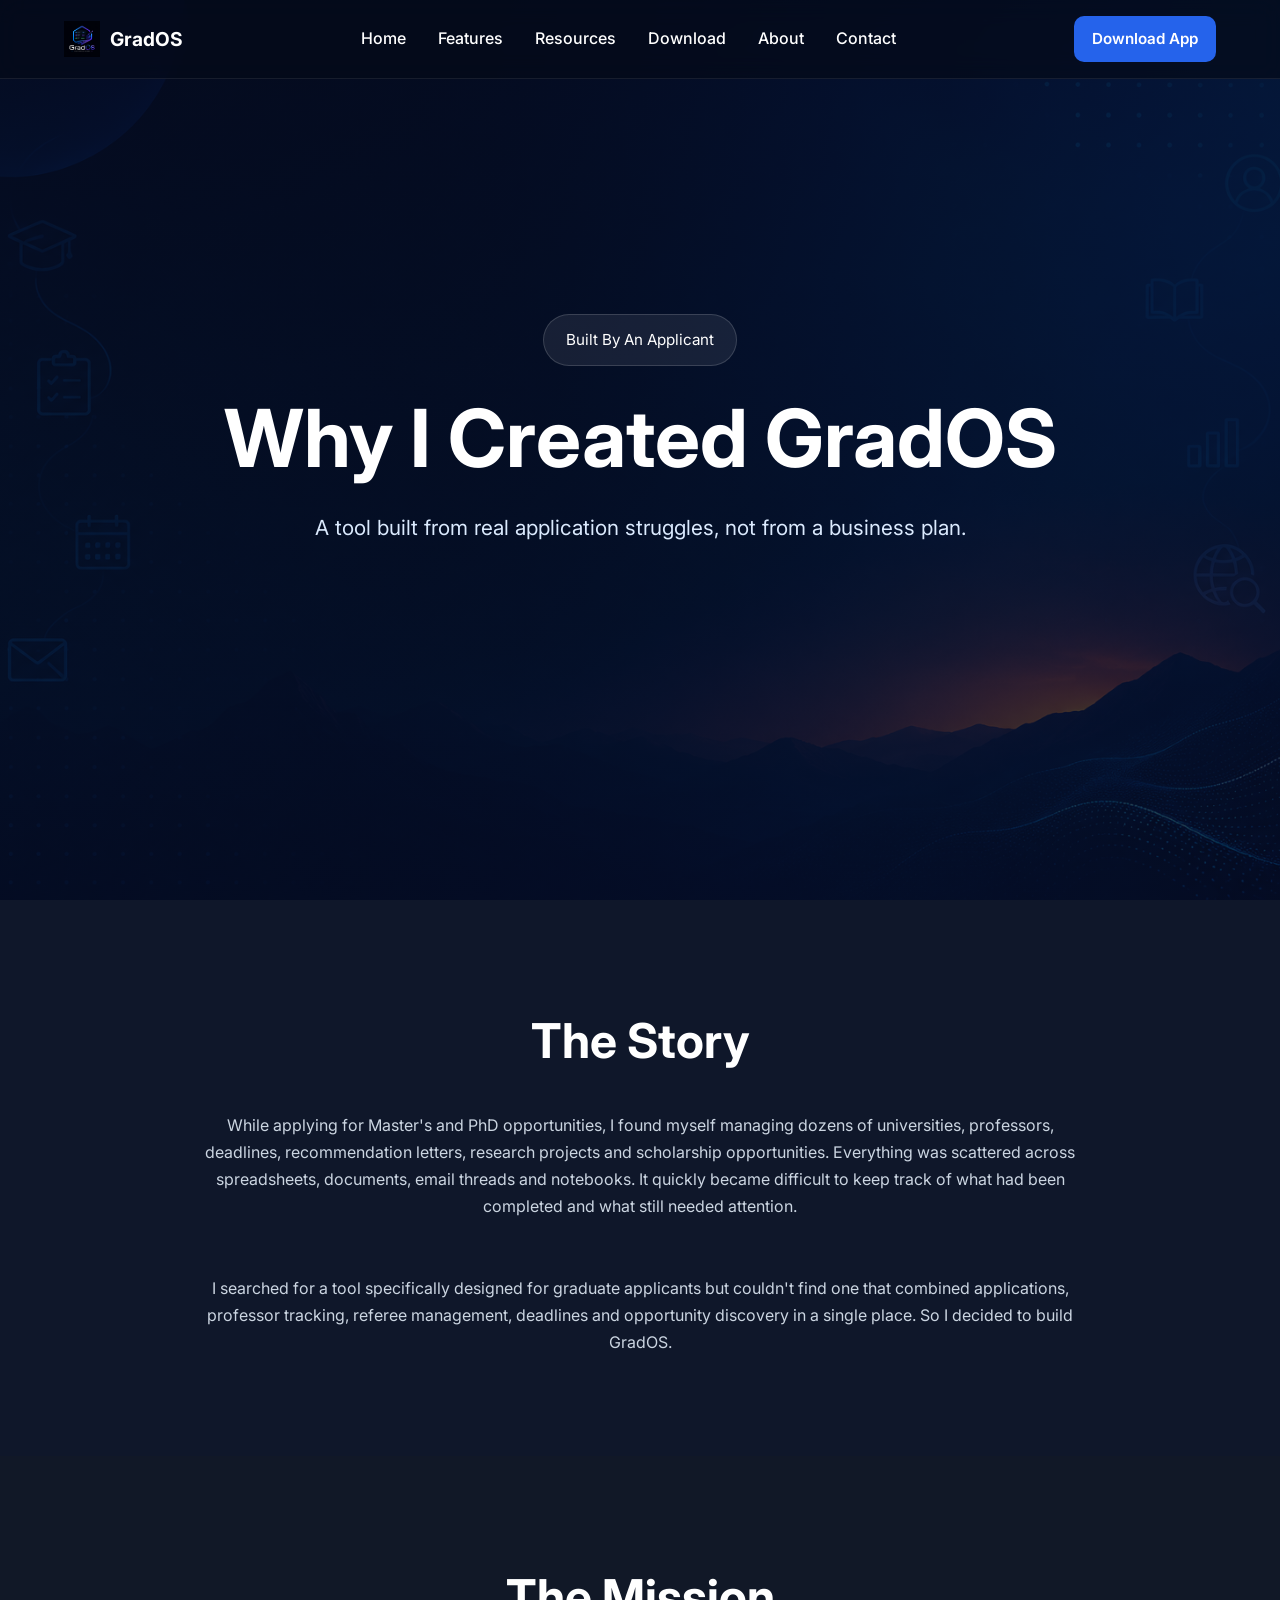
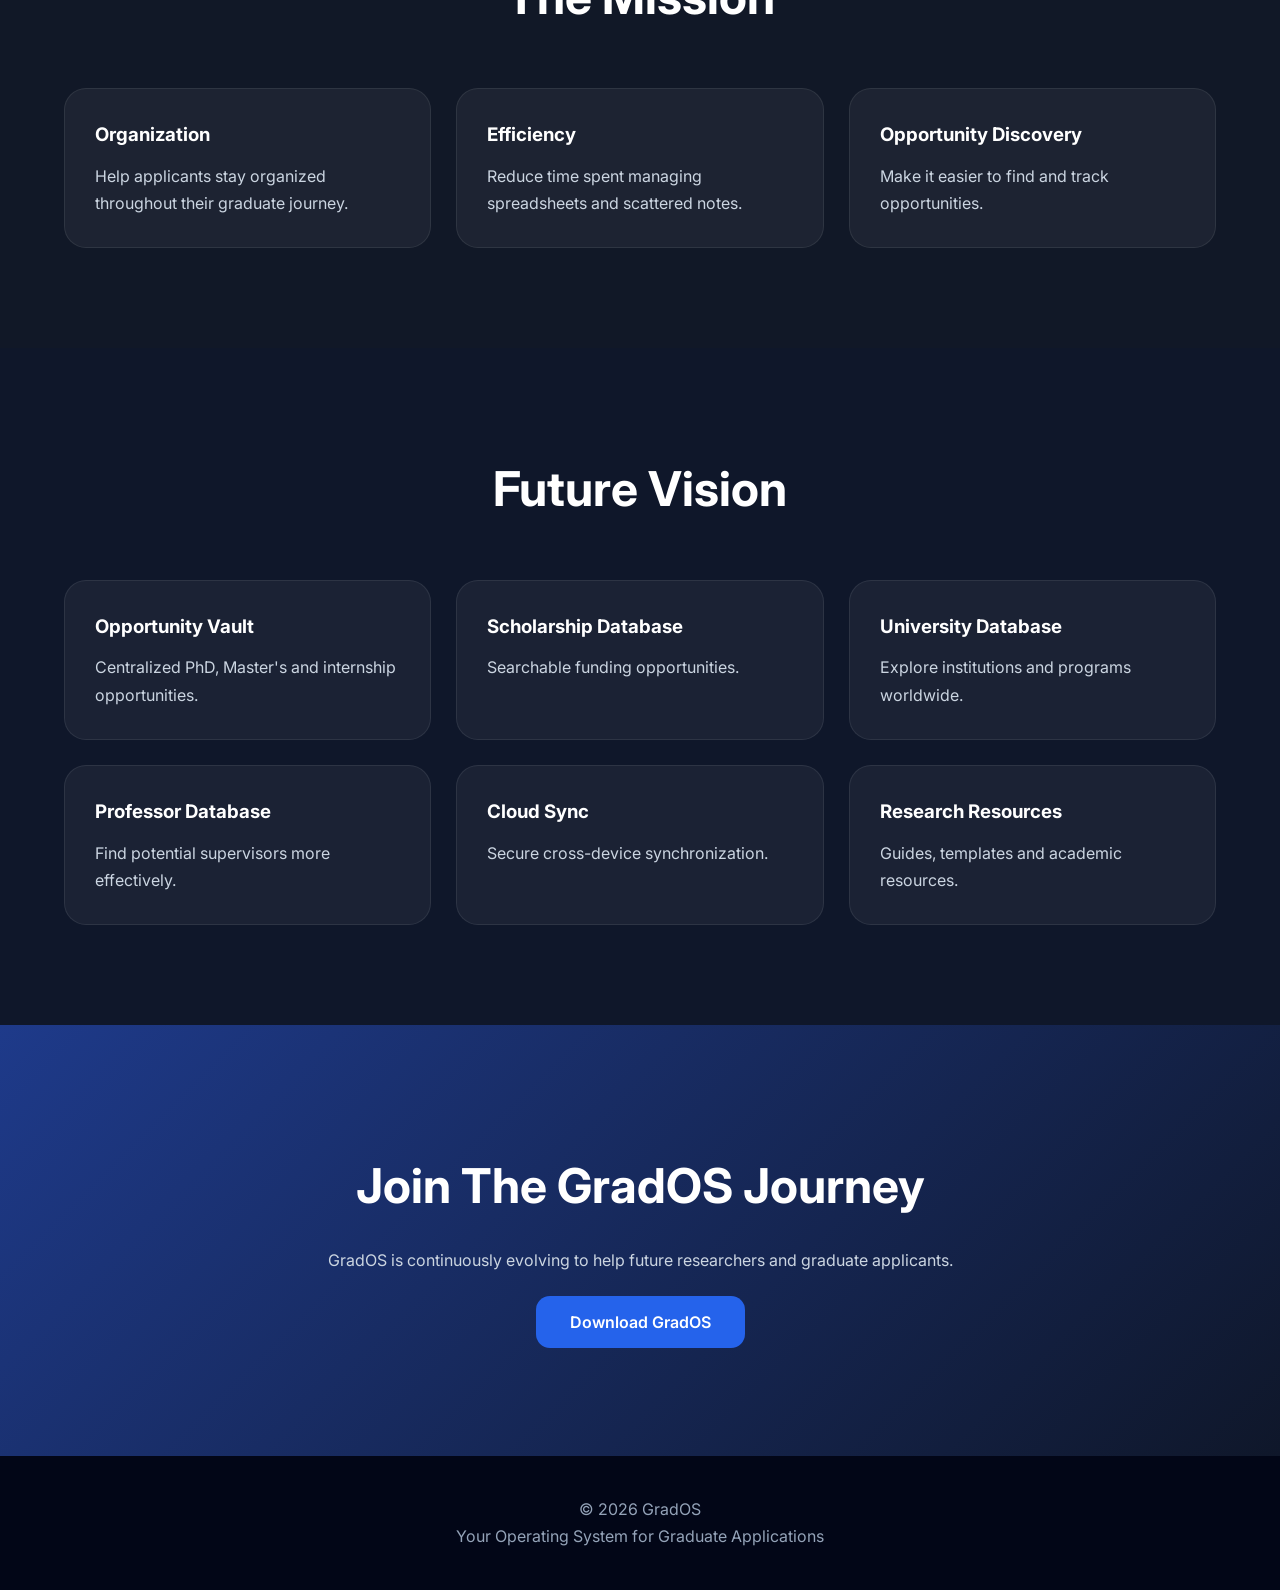
<file: about.html>
<!DOCTYPE html>
<html lang="en">

<head>
<link rel="icon" type="image/png" href="favicon.png">
<meta charset="UTF-8">
<meta name="viewport" content="width=device-width, initial-scale=1.0">

<title>About | GradOS</title>

<link rel="stylesheet" href="css/style.css">

<link rel="preconnect" href="https://fonts.googleapis.com">
<link rel="preconnect" href="https://fonts.gstatic.com" crossorigin>

<link href="https://fonts.googleapis.com/css2?family=Inter:wght@300;400;500;600;700;800&display=swap" rel="stylesheet">

</head>

<body>

<header>

<nav class="navbar">

<div class="logo-container">

<img src="images/logo.png" alt="GradOS Logo" class="logo">

<span>GradOS</span>

</div>

<ul class="nav-links">

<li><a href="index.html">Home</a></li>
<li><a href="features.html">Features</a></li>
<li><a href="resources.html">Resources</a></li>
<li><a href="download.html">Download</a></li>
<li><a href="about.html">About</a></li>
<li><a href="contact.html">Contact</a></li>

</ul>

<a href="download.html" class="download-btn">
Download App
</a>

</nav>

</header>

<section class="hero">

<div class="hero-overlay"></div>

<div class="hero-content">

<div class="hero-badge">
Built By An Applicant
</div>

<h1>
Why I Created GradOS
</h1>

<p class="hero-subtitle">

A tool built from real application struggles,
not from a business plan.

</p>

</div>

</section>

<section class="section">

<div class="container">

<h2>
The Story
</h2>

<p>

While applying for Master's and PhD opportunities,
I found myself managing dozens of universities,
professors, deadlines, recommendation letters,
research projects and scholarship opportunities.

Everything was scattered across spreadsheets,
documents, email threads and notebooks.

It quickly became difficult to keep track of what
had been completed and what still needed attention.

</p>

<br><br>

<p>

I searched for a tool specifically designed for
graduate applicants but couldn't find one that
combined applications, professor tracking,
referee management, deadlines and opportunity
discovery in a single place.

So I decided to build GradOS.

</p>

</div>

</section>

<section class="section dark-section">

<div class="container">

<h2>
The Mission
</h2>

<div class="cards">

<div class="card">

<h3>
Organization
</h3>

<p>

Help applicants stay organized throughout
their graduate journey.

</p>

</div>

<div class="card">

<h3>
Efficiency
</h3>

<p>

Reduce time spent managing spreadsheets
and scattered notes.

</p>

</div>

<div class="card">

<h3>
Opportunity Discovery
</h3>

<p>

Make it easier to find and track opportunities.

</p>

</div>

</div>

</div>

</section>

<section class="section">

<div class="container">

<h2>
Future Vision
</h2>

<div class="cards">

<div class="card">

<h3>
Opportunity Vault
</h3>

<p>

Centralized PhD, Master's and internship opportunities.

</p>

</div>

<div class="card">

<h3>
Scholarship Database
</h3>

<p>

Searchable funding opportunities.

</p>

</div>

<div class="card">

<h3>
University Database
</h3>

<p>

Explore institutions and programs worldwide.

</p>

</div>

<div class="card">

<h3>
Professor Database
</h3>

<p>

Find potential supervisors more effectively.

</p>

</div>

<div class="card">

<h3>
Cloud Sync
</h3>

<p>

Secure cross-device synchronization.

</p>

</div>

<div class="card">

<h3>
Research Resources
</h3>

<p>

Guides, templates and academic resources.

</p>

</div>

</div>

</div>

</section>

<section class="cta">

<div class="container">

<h2>
Join The GradOS Journey
</h2>

<p>

GradOS is continuously evolving to help
future researchers and graduate applicants.

</p>

<a href="download.html" class="primary-btn">
Download GradOS
</a>

</div>

</section>

<footer>

<div class="container">

<p>

© 2026 GradOS

<br>

Your Operating System for Graduate Applications

</p>

</div>

</footer>

</body>

</html>
</file>
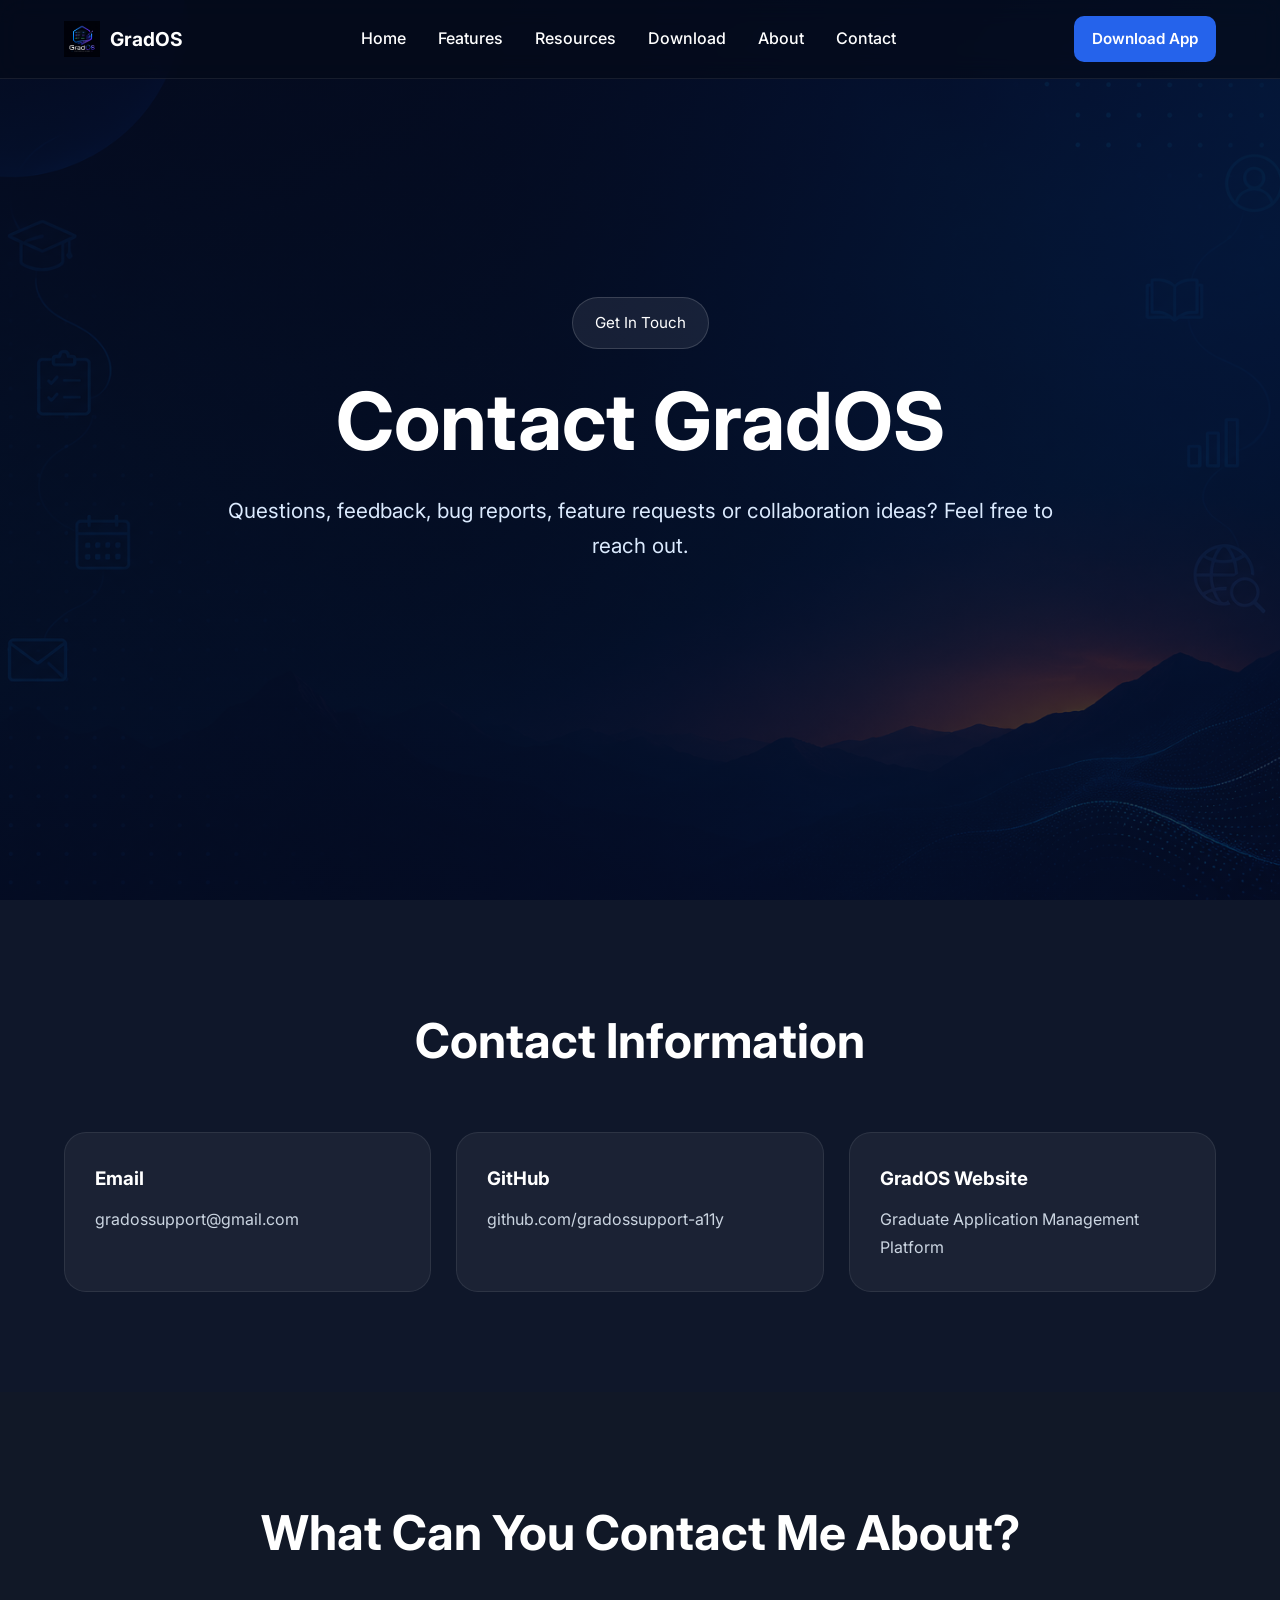
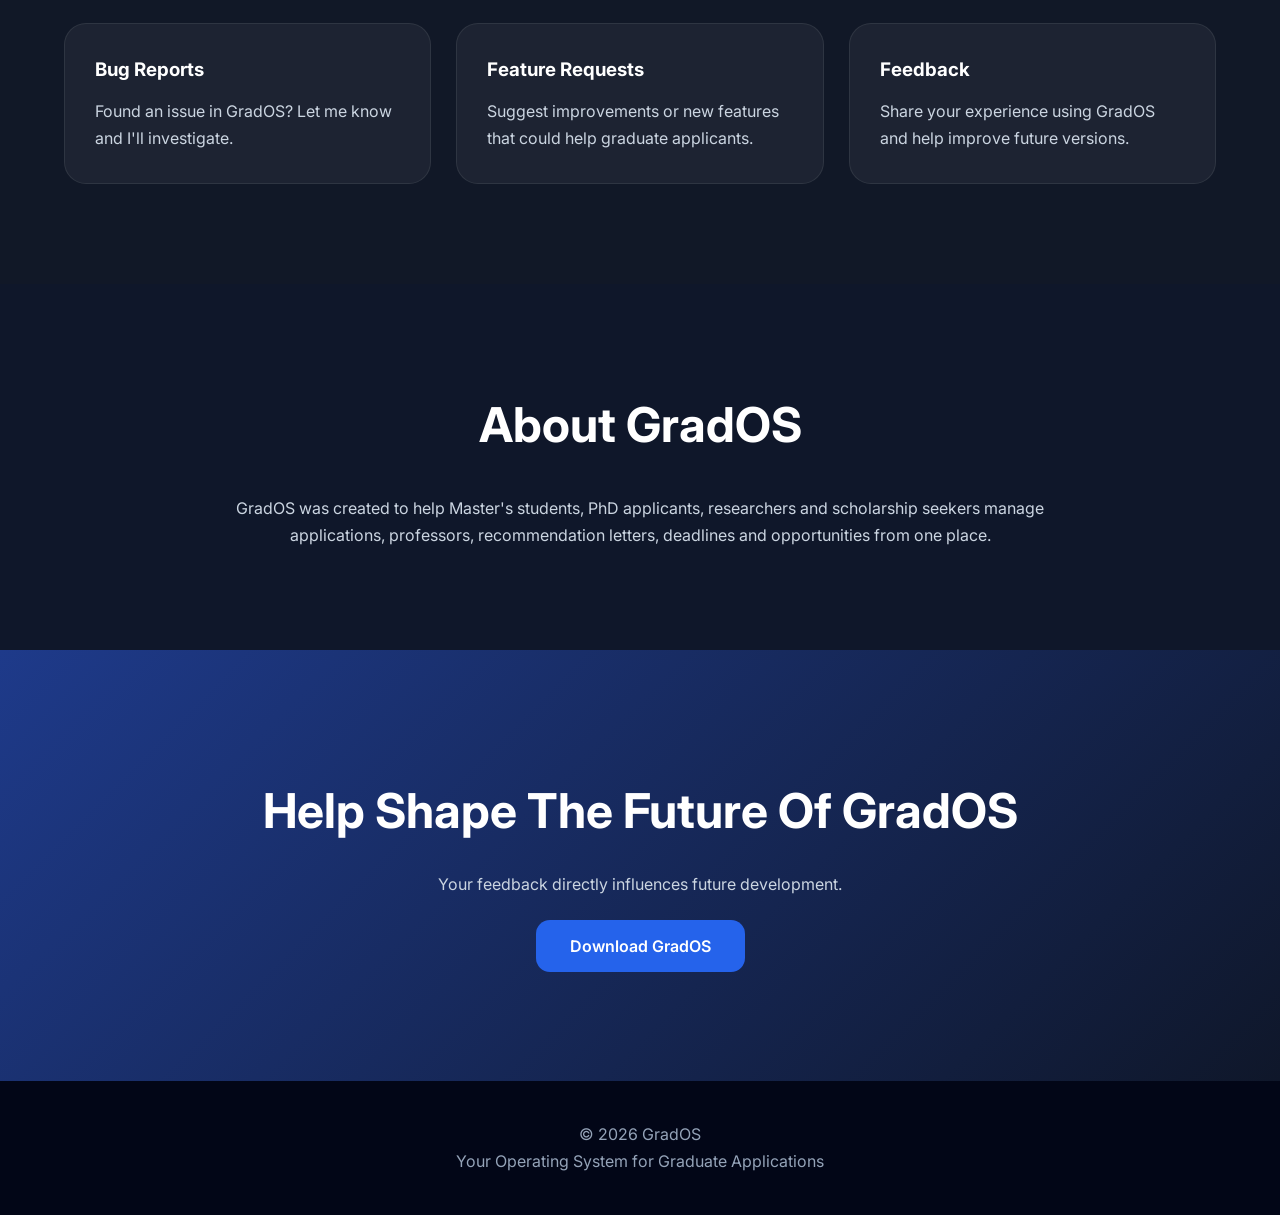
<file: contact.html>
<!DOCTYPE html>
<html lang="en">

<head>
<link rel="icon" type="image/png" href="favicon.png">

<meta charset="UTF-8">
<meta name="viewport" content="width=device-width, initial-scale=1.0">

<title>Contact | GradOS</title>

<link rel="stylesheet" href="css/style.css">

<link rel="preconnect" href="https://fonts.googleapis.com">
<link rel="preconnect" href="https://fonts.gstatic.com" crossorigin>

<link href="https://fonts.googleapis.com/css2?family=Inter:wght@300;400;500;600;700;800&display=swap" rel="stylesheet">

</head>

<body>

<header>

<nav class="navbar">

<div class="logo-container">

<img src="images/logo.png" alt="GradOS Logo" class="logo">

<span>GradOS</span>

</div>

<ul class="nav-links">

<li><a href="index.html">Home</a></li>
<li><a href="features.html">Features</a></li>
<li><a href="resources.html">Resources</a></li>
<li><a href="download.html">Download</a></li>
<li><a href="about.html">About</a></li>
<li><a href="contact.html">Contact</a></li>

</ul>

<a href="download.html" class="download-btn">
Download App
</a>

</nav>

</header>

<section class="hero">

<div class="hero-overlay"></div>

<div class="hero-content">

<div class="hero-badge">
Get In Touch
</div>

<h1>
Contact GradOS
</h1>

<p class="hero-subtitle">

Questions, feedback, bug reports,
feature requests or collaboration ideas?

Feel free to reach out.

</p>

</div>

</section>

<section class="section">

<div class="container">

<h2>
Contact Information
</h2>

<div class="cards">

<div class="card">

<h3>Email</h3>

<p>

gradossupport@gmail.com

</p>

</div>

<div class="card">

<h3>GitHub</h3>

<p>

github.com/gradossupport-a11y

</p>

</div>

<div class="card">

<h3>GradOS Website</h3>

<p>

Graduate Application Management Platform

</p>

</div>

</div>

</div>

</section>

<section class="section dark-section">

<div class="container">

<h2>
What Can You Contact Me About?
</h2>

<div class="cards">

<div class="card">

<h3>Bug Reports</h3>

<p>

Found an issue in GradOS?
Let me know and I'll investigate.

</p>

</div>

<div class="card">

<h3>Feature Requests</h3>

<p>

Suggest improvements or new features that could help graduate applicants.

</p>

</div>

<div class="card">

<h3>Feedback</h3>

<p>

Share your experience using GradOS and help improve future versions.

</p>

</div>

</div>

</div>

</section>

<section class="section">

<div class="container">

<h2>
About GradOS
</h2>

<p>

GradOS was created to help Master's students,
PhD applicants, researchers and scholarship seekers
manage applications, professors, recommendation letters,
deadlines and opportunities from one place.

</p>

</div>

</section>

<section class="cta">

<div class="container">

<h2>
Help Shape The Future Of GradOS
</h2>

<p>

Your feedback directly influences future development.

</p>

<a href="download.html" class="primary-btn">
Download GradOS
</a>

</div>

</section>

<footer>

<div class="container">

<p>

© 2026 GradOS

<br>

Your Operating System for Graduate Applications

</p>

</div>

</footer>

</body>

</html>
</file>
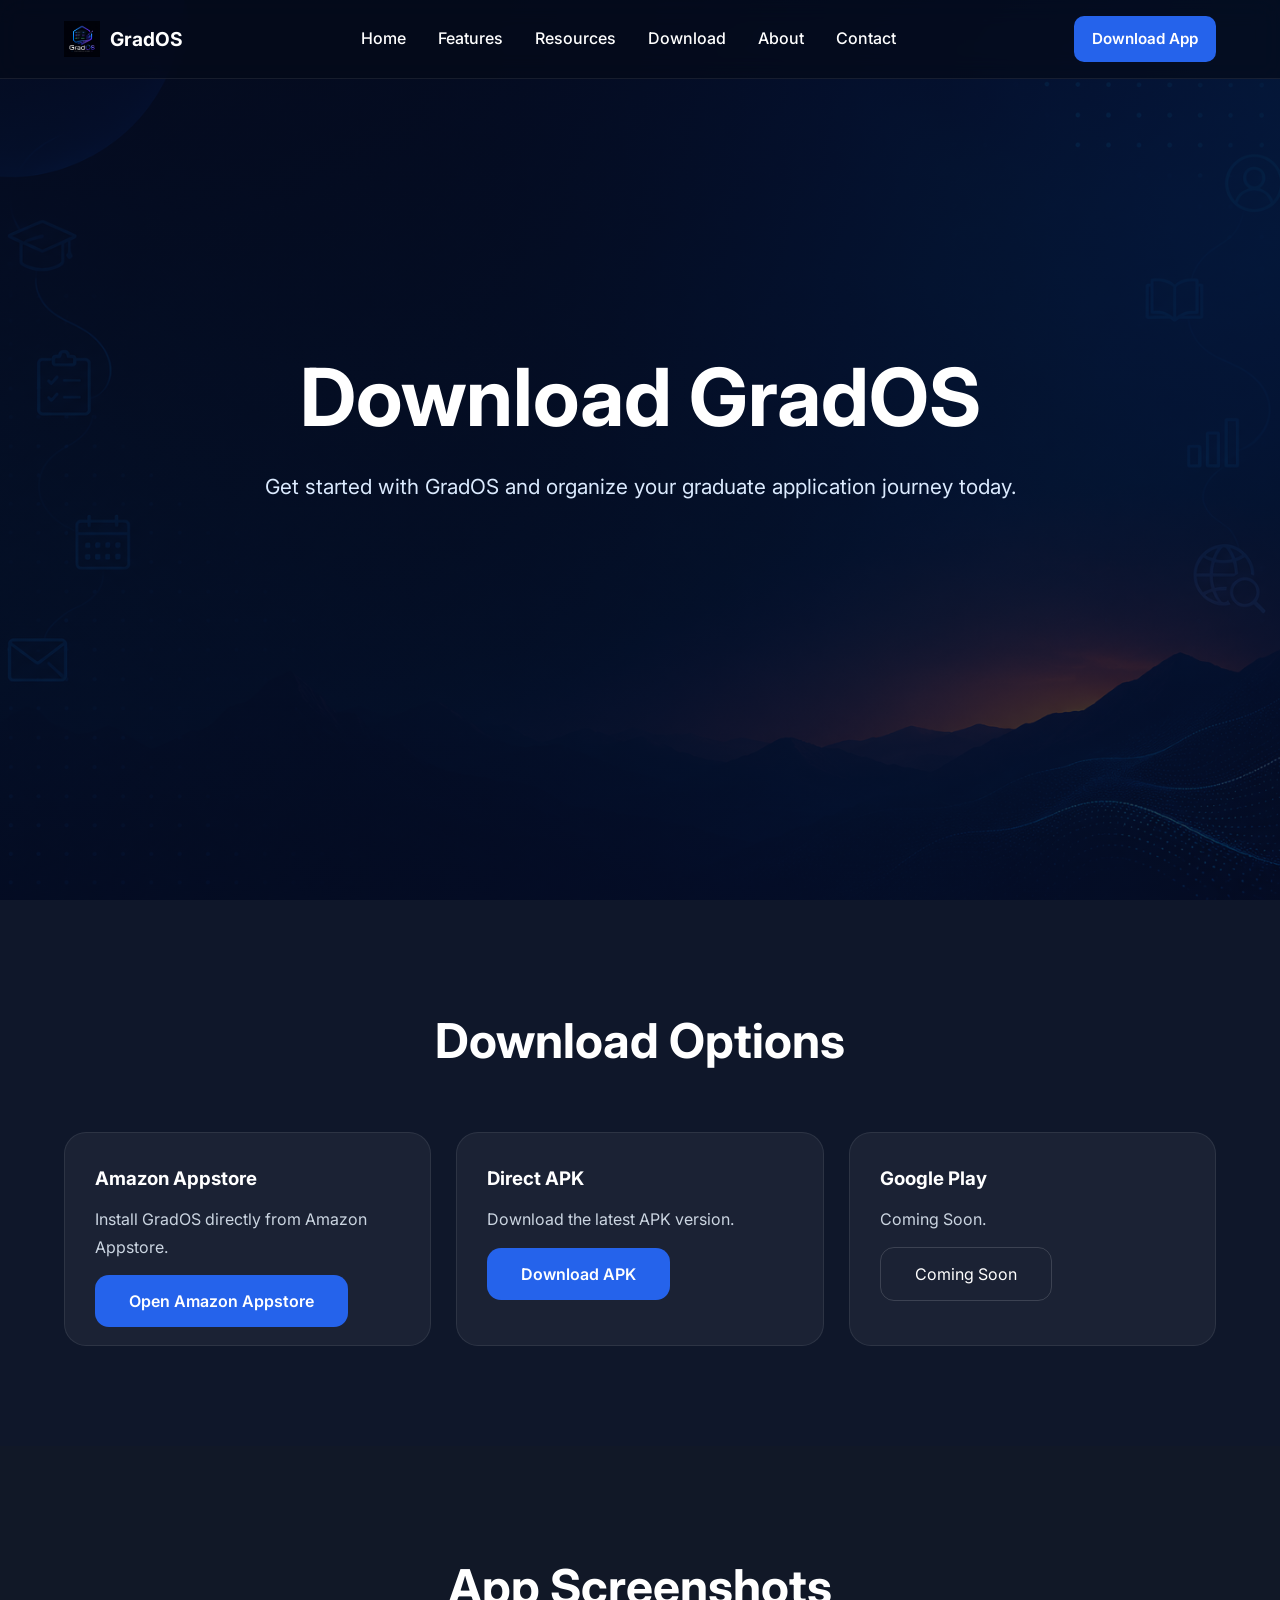
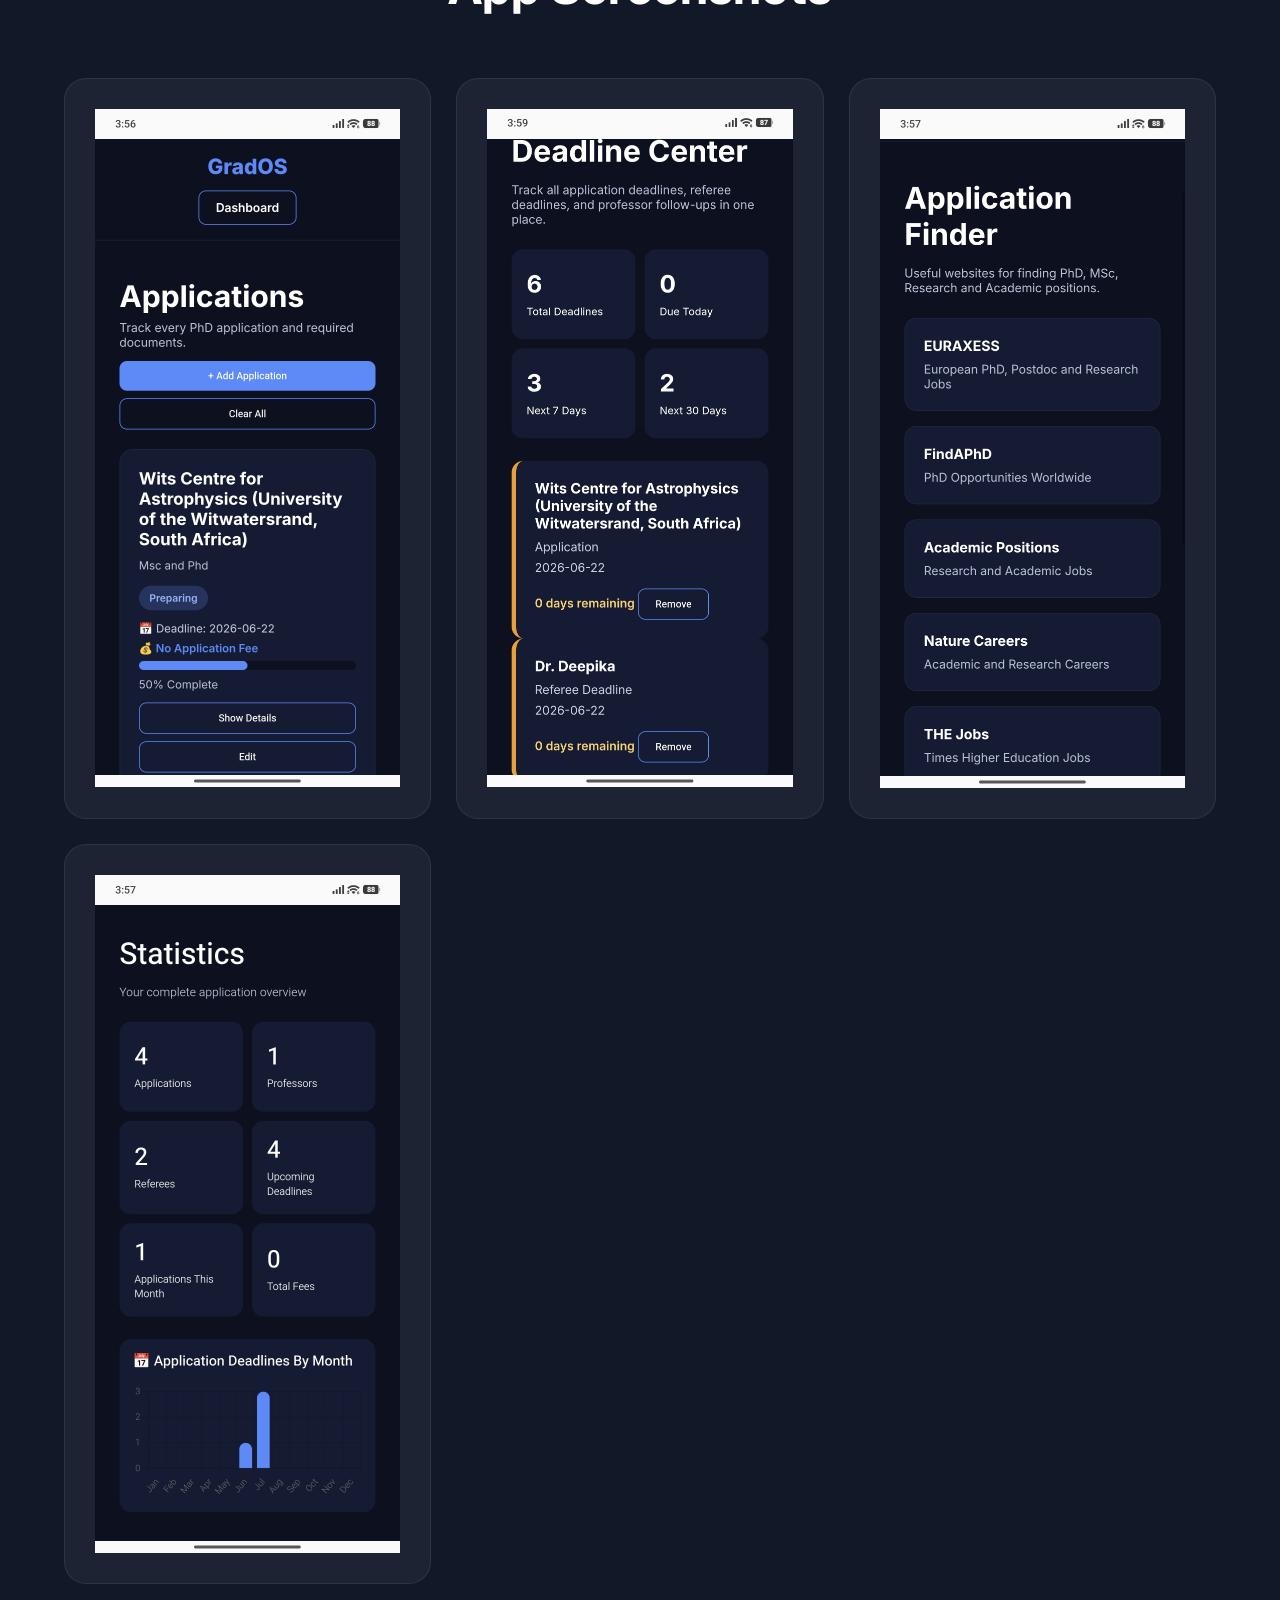
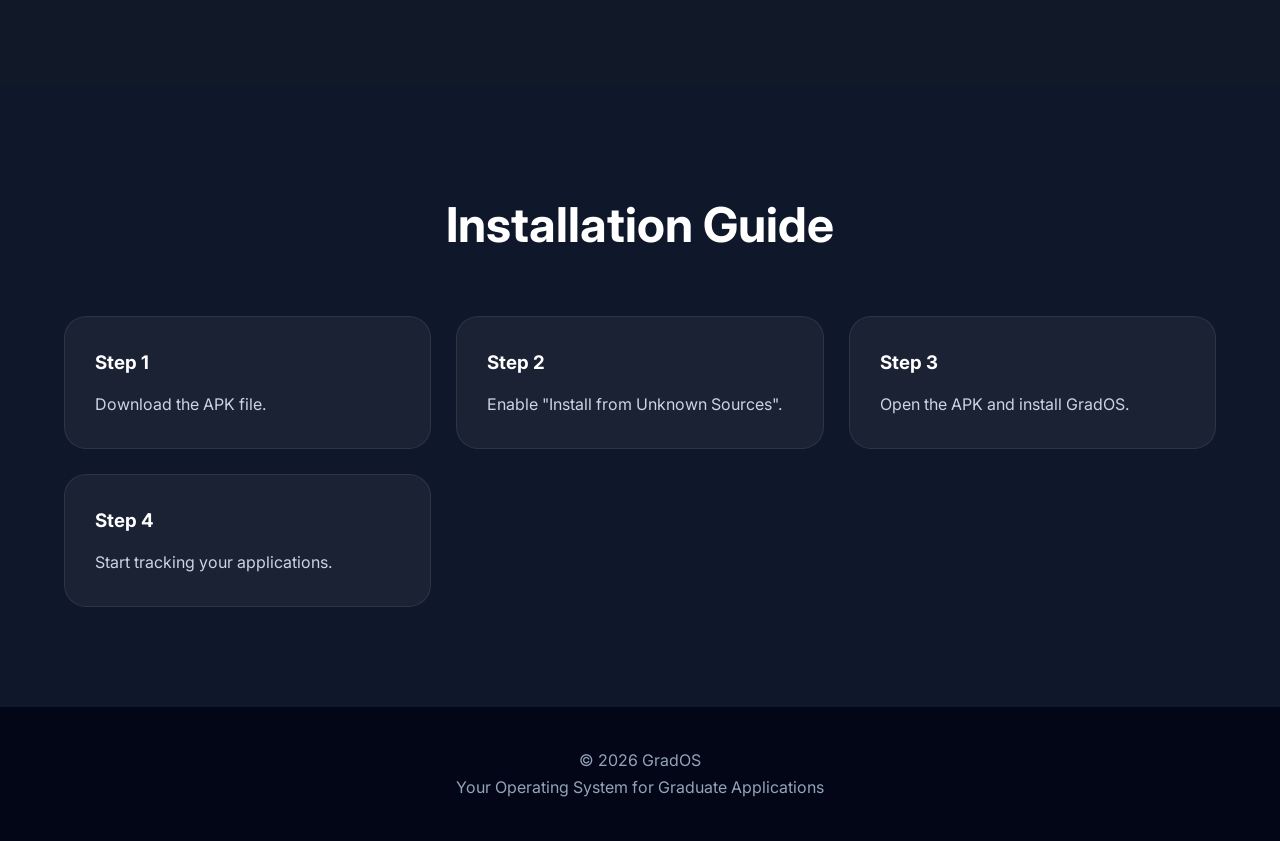
<file: download.html>
<!DOCTYPE html>
<html lang="en">

<head>
<link rel="icon" type="image/png" href="favicon.png">
<meta charset="UTF-8">
<meta name="viewport" content="width=device-width, initial-scale=1.0">

<title>Download GradOS</title>

<link rel="stylesheet" href="css/style.css">

<link rel="preconnect" href="https://fonts.googleapis.com">

<link rel="preconnect" href="https://fonts.gstatic.com" crossorigin>

<link href="https://fonts.googleapis.com/css2?family=Inter:wght@300;400;500;600;700;800&display=swap" rel="stylesheet">

</head>

<body>

<header>

<nav class="navbar">

<div class="logo-container">

<img src="images/logo.png" class="logo">

<span>GradOS</span>

</div>

<ul class="nav-links">

<li><a href="index.html">Home</a></li>
<li><a href="features.html">Features</a></li>
<li><a href="resources.html">Resources</a></li>
<li><a href="download.html">Download</a></li>
<li><a href="about.html">About</a></li>
<li><a href="contact.html">Contact</a></li>

</ul>

<a href="download.html" class="download-btn">
Download App
</a>

</nav>

</header>

<section class="hero">

<div class="hero-overlay"></div>

<div class="hero-content">

<h1>
Download GradOS
</h1>

<p class="hero-subtitle">

Get started with GradOS and organize your
graduate application journey today.

</p>

</div>

</section>

<section class="section">

<div class="container">

<h2>
Download Options
</h2>

<div class="cards">

<div class="card">

<h3>
Amazon Appstore
</h3>

<p>

Install GradOS directly from Amazon Appstore.

</p>

<br>

<a href="https://www.amazon.in/dp/B0H6B979LJ" class="primary-btn">
Open Amazon Appstore
</a>

</div>

<div class="card">

<h3>
Direct APK
</h3>

<p>

Download the latest APK version.

</p>

<br>

<a href="https://github.com/gradossupport-a11y/grados.in/releases/download/V01/GradOS.apk" class="primary-btn">
Download APK
</a>

</div>

<div class="card">

<h3>
Google Play
</h3>

<p>

Coming Soon.

</p>

<br>

<a href="#" class="secondary-btn">
Coming Soon
</a>

</div>

</div>

</div>

</section>

<section class="section dark-section">

<div class="container">

<h2>
App Screenshots
</h2>

<div class="cards">



<div class="card">
<img src="images/application.png">
</div>

<div class="card">
<img src="images/deadline.png">
</div>

<div class="card">
<img src="images/finder.png">
</div>

<div class="card">
<img src="images/stats.png">
</div>

</div>

</div>

</section>

<section class="section">

<div class="container">

<h2>
Installation Guide
</h2>

<div class="cards">

<div class="card">

<h3>
Step 1
</h3>

<p>
Download the APK file.
</p>

</div>

<div class="card">

<h3>
Step 2
</h3>

<p>
Enable "Install from Unknown Sources".
</p>

</div>

<div class="card">

<h3>
Step 3
</h3>

<p>
Open the APK and install GradOS.
</p>

</div>

<div class="card">

<h3>
Step 4
</h3>

<p>
Start tracking your applications.
</p>

</div>

</div>

</div>

</section>

<footer>

<div class="container">

<p>

© 2026 GradOS

<br>

Your Operating System for Graduate Applications

</p>

</div>

</footer>

</body>

</html>
</file>
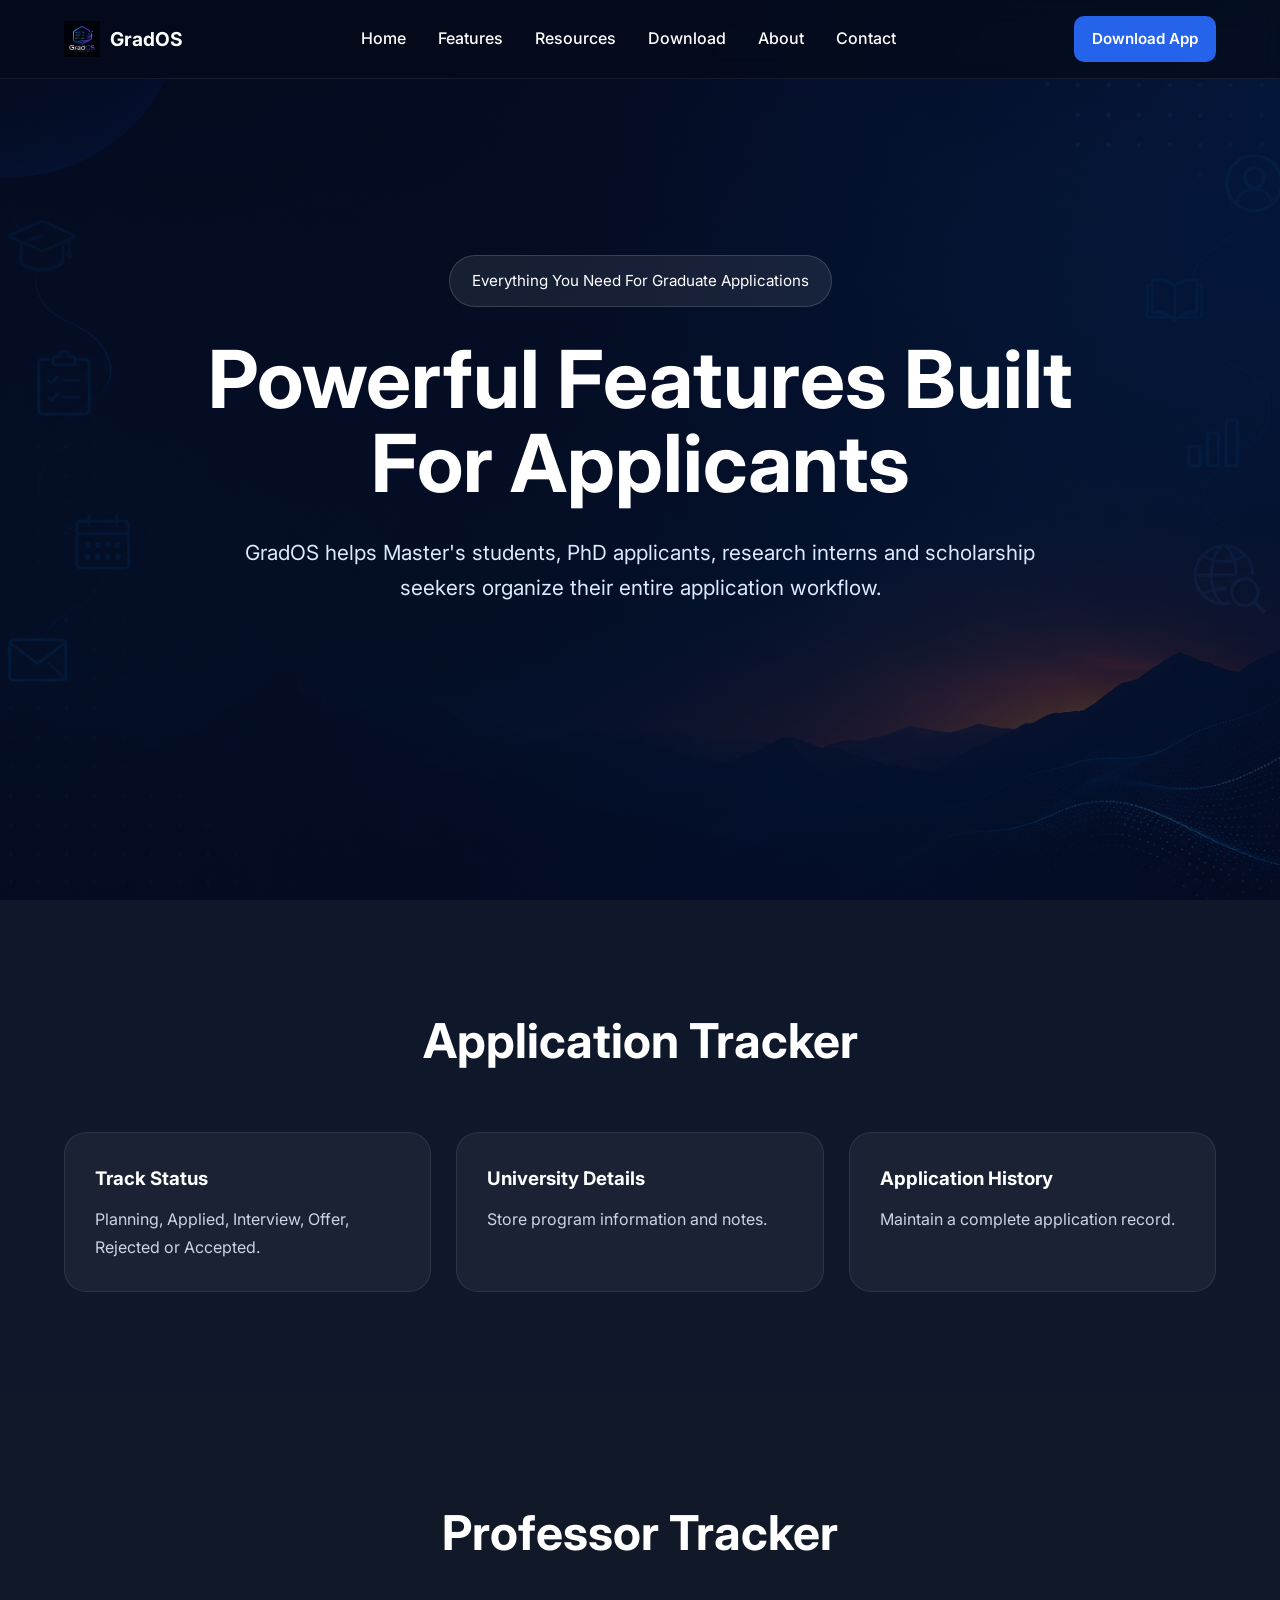
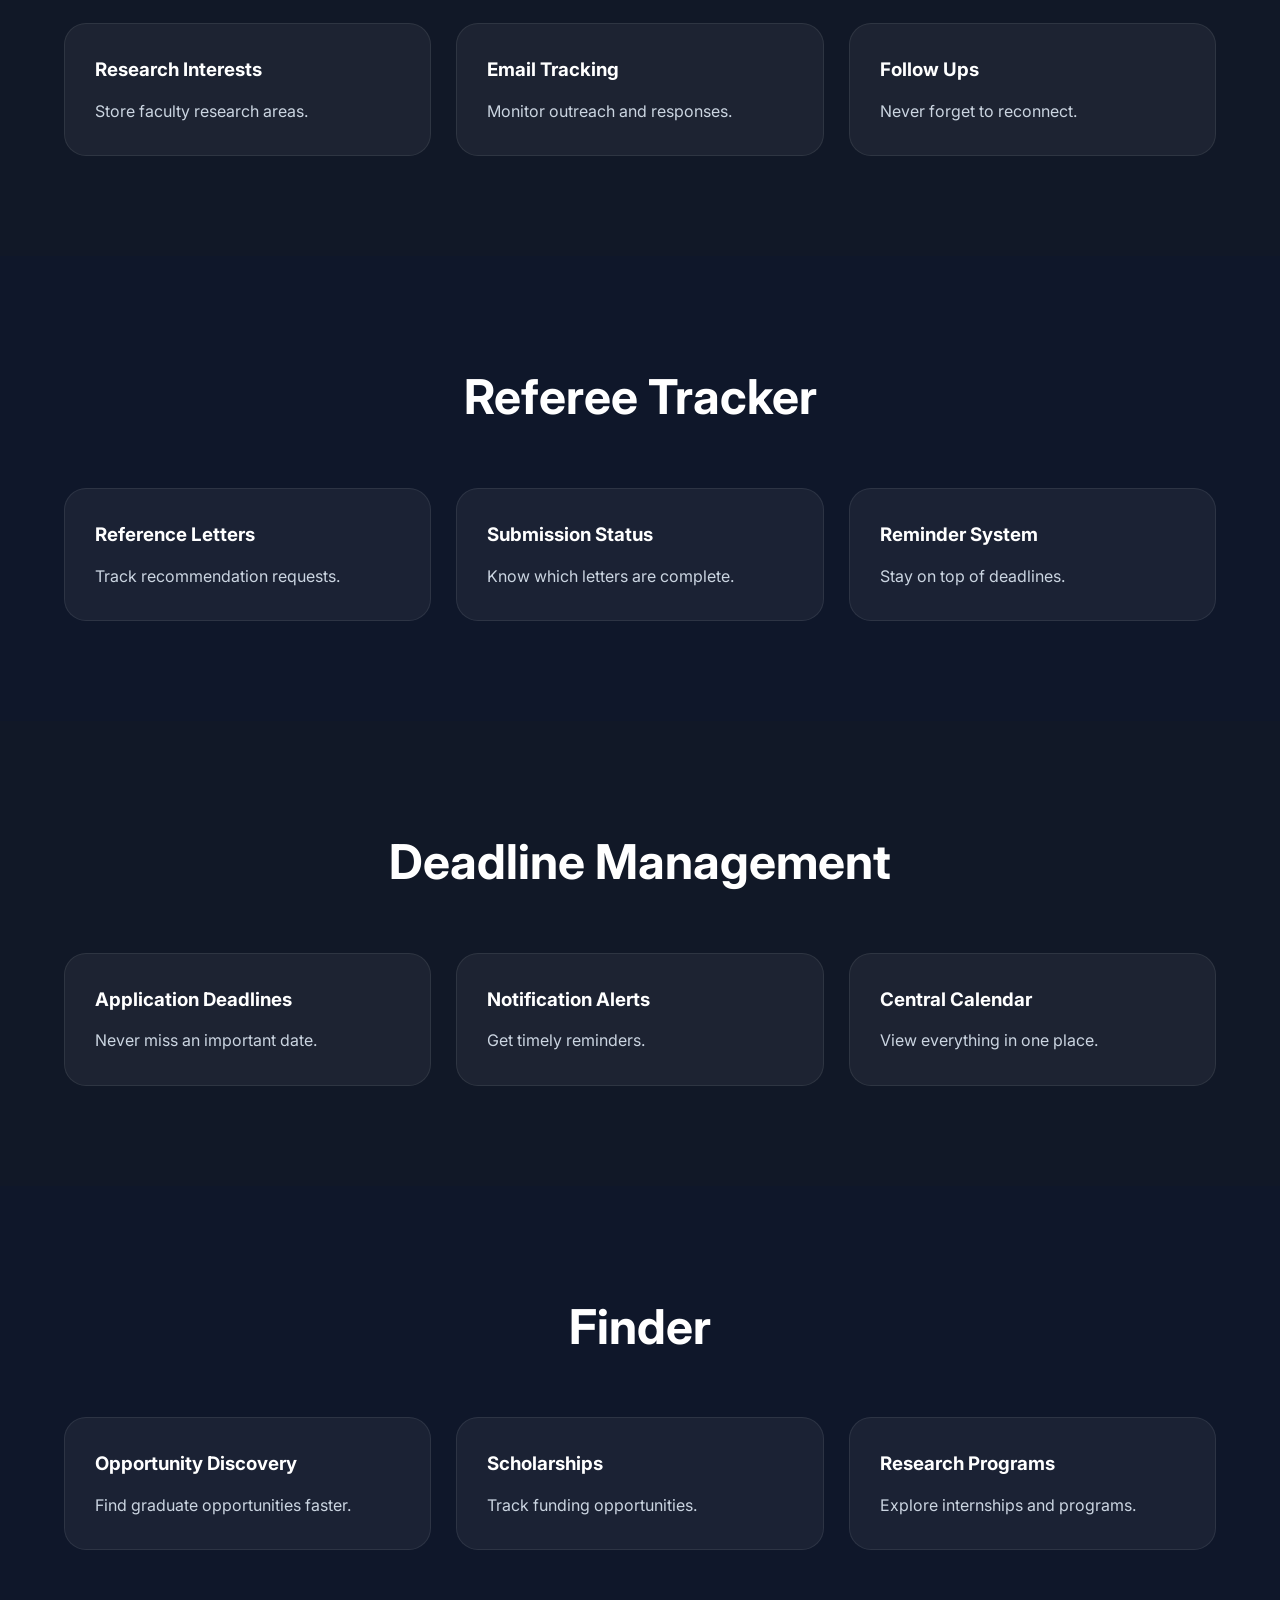
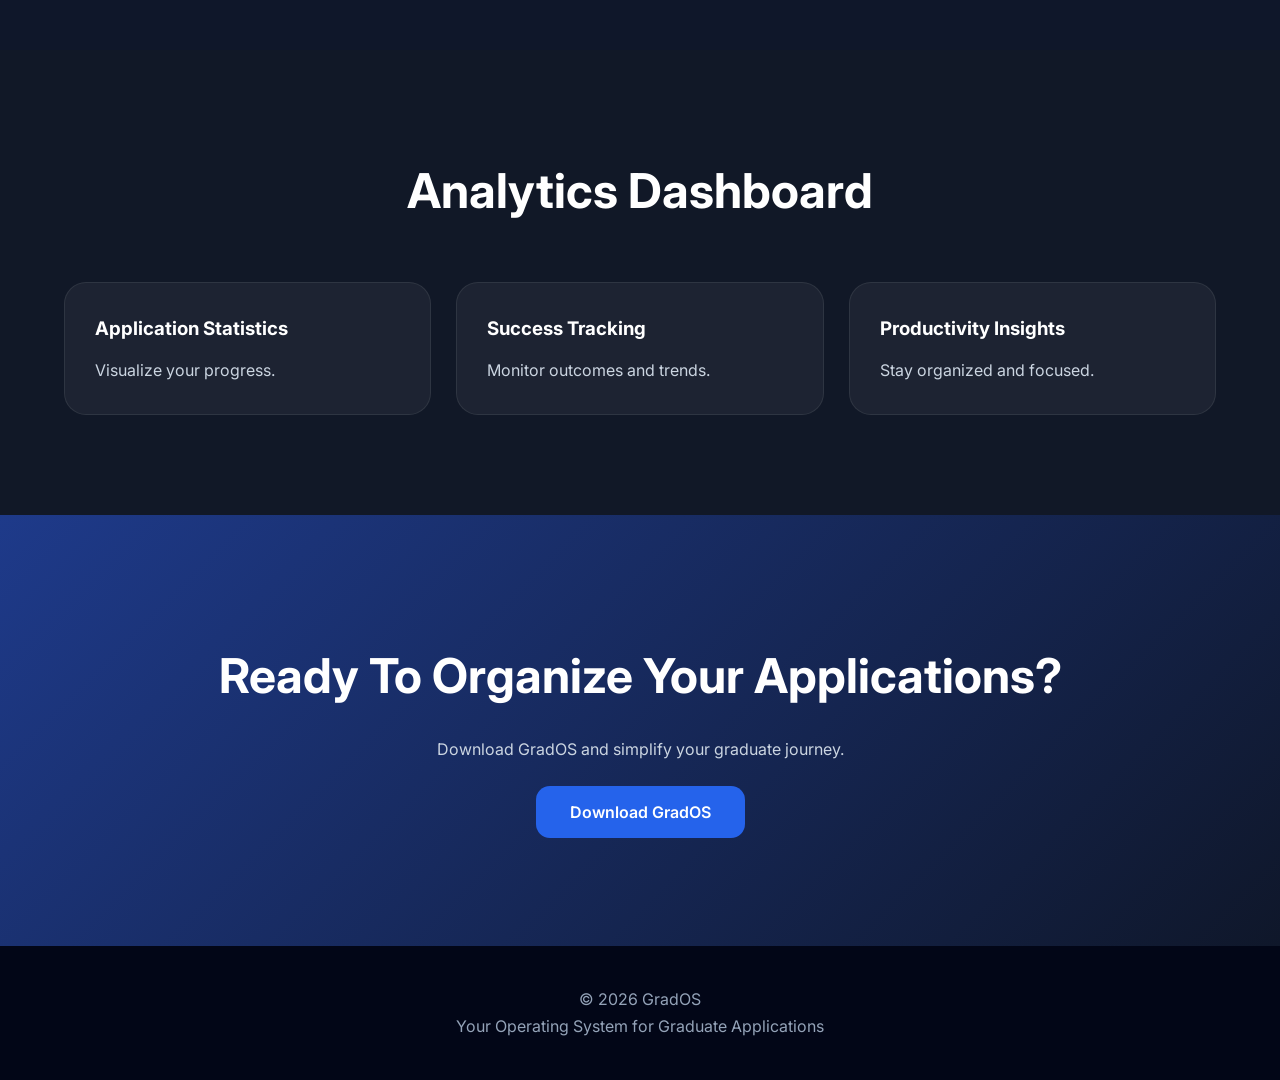
<file: features.html>
<!DOCTYPE html>
<html lang="en">

<head>
<link rel="icon" type="image/png" href="favicon.png">
<meta charset="UTF-8">
<meta name="viewport" content="width=device-width, initial-scale=1.0">

<title>Features | GradOS</title>

<link rel="stylesheet" href="css/style.css">

<link rel="preconnect" href="https://fonts.googleapis.com">
<link rel="preconnect" href="https://fonts.gstatic.com" crossorigin>

<link href="https://fonts.googleapis.com/css2?family=Inter:wght@300;400;500;600;700;800&display=swap" rel="stylesheet">

</head>

<body>

<header>

<nav class="navbar">

<div class="logo-container">

<img src="images/logo.png" alt="GradOS Logo" class="logo">

<span>GradOS</span>

</div>

<ul class="nav-links">

<li><a href="index.html">Home</a></li>
<li><a href="features.html">Features</a></li>
<li><a href="resources.html">Resources</a></li>
<li><a href="download.html">Download</a></li>
<li><a href="about.html">About</a></li>
<li><a href="contact.html">Contact</a></li>

</ul>

<a href="download.html" class="download-btn">
Download App
</a>

</nav>

</header>

<section class="hero">

<div class="hero-overlay"></div>

<div class="hero-content">

<div class="hero-badge">
Everything You Need For Graduate Applications
</div>

<h1>
Powerful Features Built For Applicants
</h1>

<p class="hero-subtitle">

GradOS helps Master's students, PhD applicants,
research interns and scholarship seekers organize
their entire application workflow.

</p>

</div>

</section>

<section class="section">

<div class="container">

<h2>Application Tracker</h2>

<div class="cards">

<div class="card">
<h3>Track Status</h3>
<p>Planning, Applied, Interview, Offer, Rejected or Accepted.</p>
</div>

<div class="card">
<h3>University Details</h3>
<p>Store program information and notes.</p>
</div>

<div class="card">
<h3>Application History</h3>
<p>Maintain a complete application record.</p>
</div>

</div>

</div>

</section>

<section class="section dark-section">

<div class="container">

<h2>Professor Tracker</h2>

<div class="cards">

<div class="card">
<h3>Research Interests</h3>
<p>Store faculty research areas.</p>
</div>

<div class="card">
<h3>Email Tracking</h3>
<p>Monitor outreach and responses.</p>
</div>

<div class="card">
<h3>Follow Ups</h3>
<p>Never forget to reconnect.</p>
</div>

</div>

</div>

</section>

<section class="section">

<div class="container">

<h2>Referee Tracker</h2>

<div class="cards">

<div class="card">
<h3>Reference Letters</h3>
<p>Track recommendation requests.</p>
</div>

<div class="card">
<h3>Submission Status</h3>
<p>Know which letters are complete.</p>
</div>

<div class="card">
<h3>Reminder System</h3>
<p>Stay on top of deadlines.</p>
</div>

</div>

</div>

</section>

<section class="section dark-section">

<div class="container">

<h2>Deadline Management</h2>

<div class="cards">

<div class="card">
<h3>Application Deadlines</h3>
<p>Never miss an important date.</p>
</div>

<div class="card">
<h3>Notification Alerts</h3>
<p>Get timely reminders.</p>
</div>

<div class="card">
<h3>Central Calendar</h3>
<p>View everything in one place.</p>
</div>

</div>

</div>

</section>

<section class="section">

<div class="container">

<h2>Finder</h2>

<div class="cards">

<div class="card">
<h3>Opportunity Discovery</h3>
<p>Find graduate opportunities faster.</p>
</div>

<div class="card">
<h3>Scholarships</h3>
<p>Track funding opportunities.</p>
</div>

<div class="card">
<h3>Research Programs</h3>
<p>Explore internships and programs.</p>
</div>

</div>

</div>

</section>

<section class="section dark-section">

<div class="container">

<h2>Analytics Dashboard</h2>

<div class="cards">

<div class="card">
<h3>Application Statistics</h3>
<p>Visualize your progress.</p>
</div>

<div class="card">
<h3>Success Tracking</h3>
<p>Monitor outcomes and trends.</p>
</div>

<div class="card">
<h3>Productivity Insights</h3>
<p>Stay organized and focused.</p>
</div>

</div>

</div>

</section>

<section class="cta">

<div class="container">

<h2>
Ready To Organize Your Applications?
</h2>

<p>
Download GradOS and simplify your graduate journey.
</p>

<a href="download.html" class="primary-btn">
Download GradOS
</a>

</div>

</section>

<footer>

<div class="container">

<p>

© 2026 GradOS

<br>

Your Operating System for Graduate Applications

</p>

</div>

</footer>

</body>

</html>
</file>
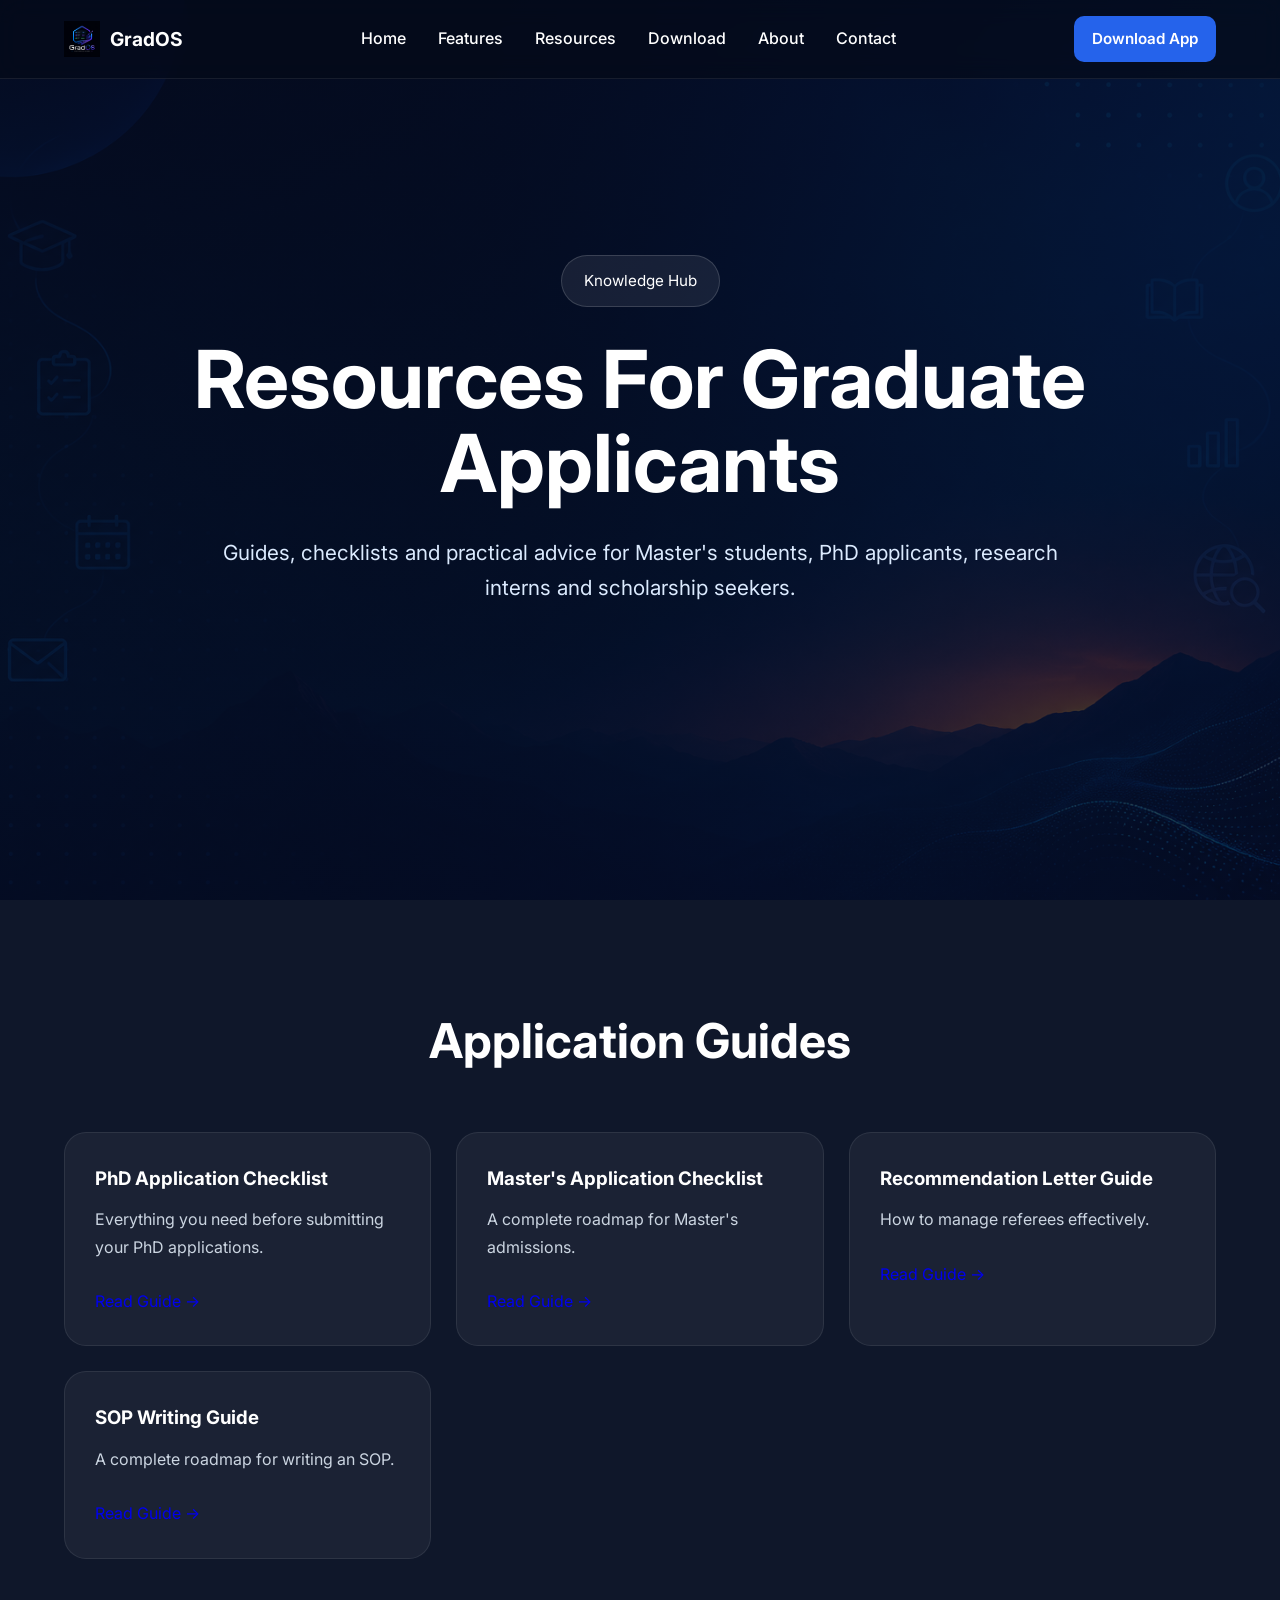
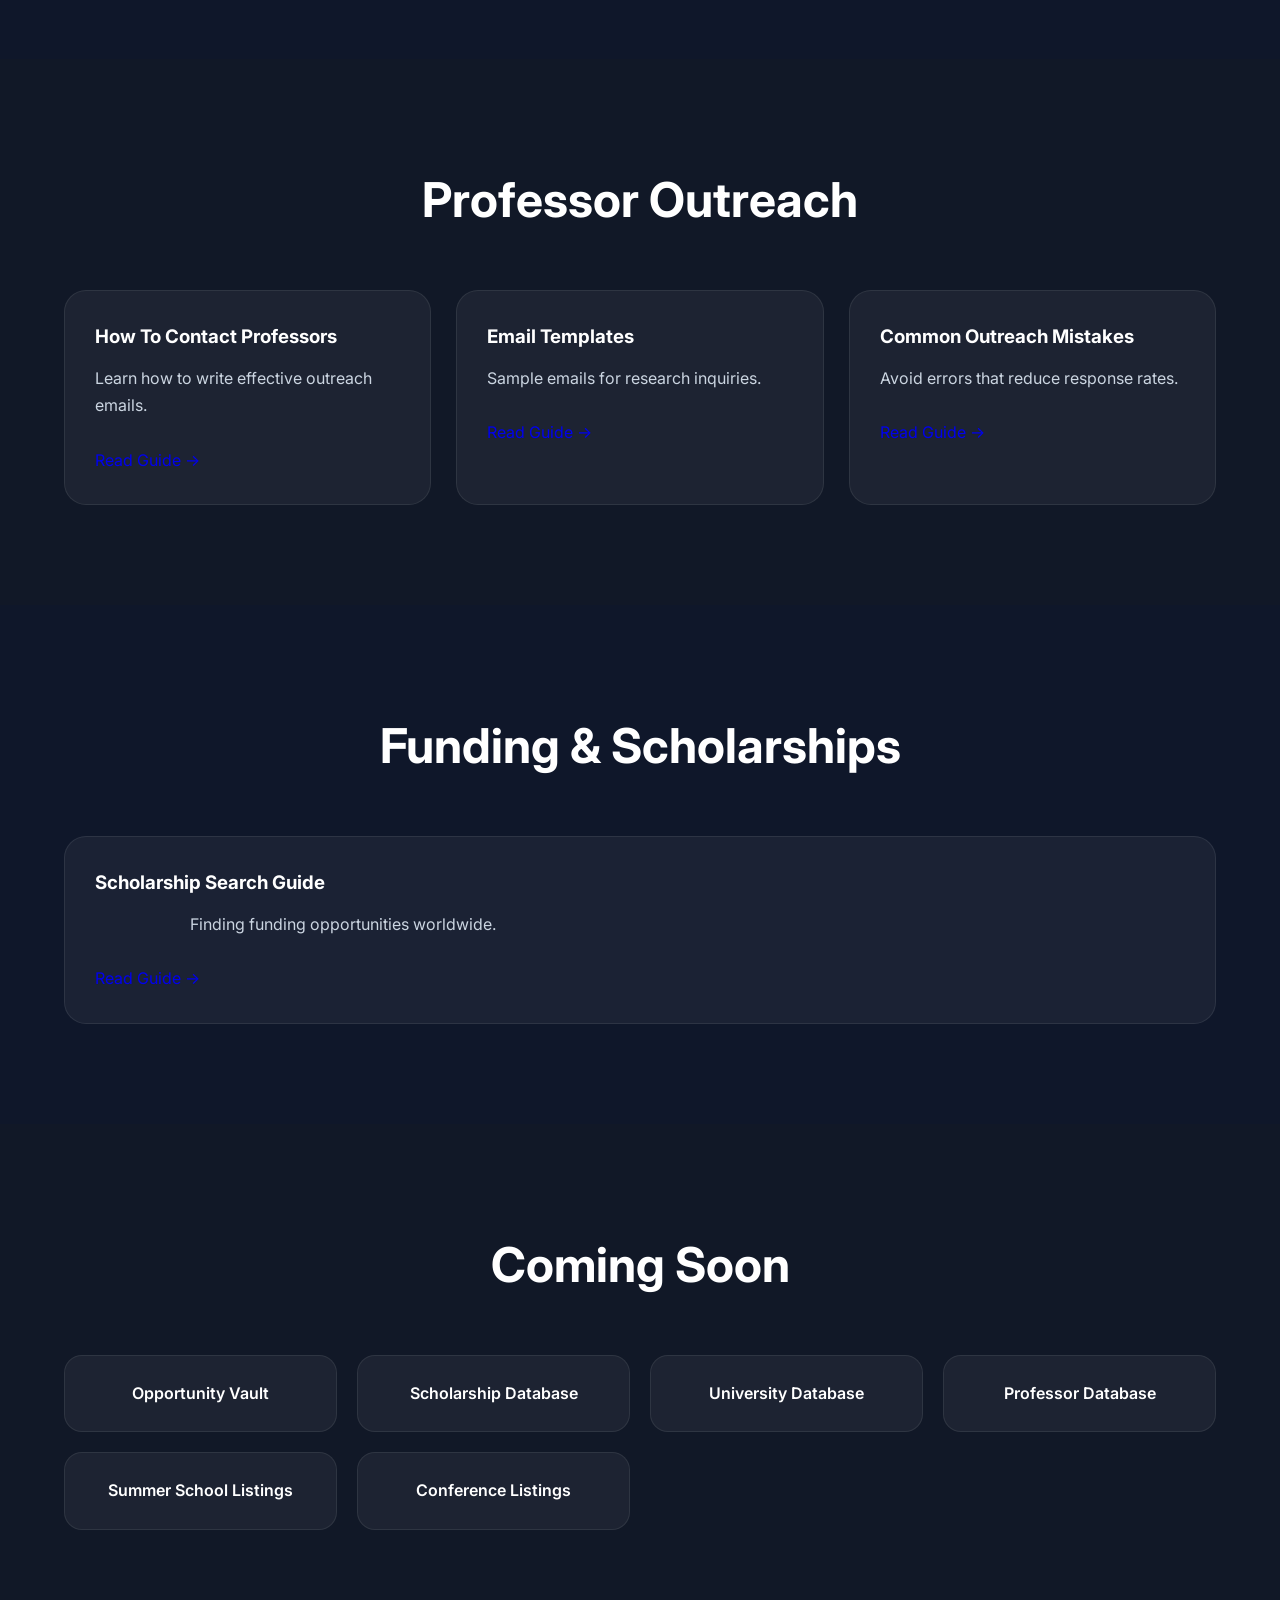
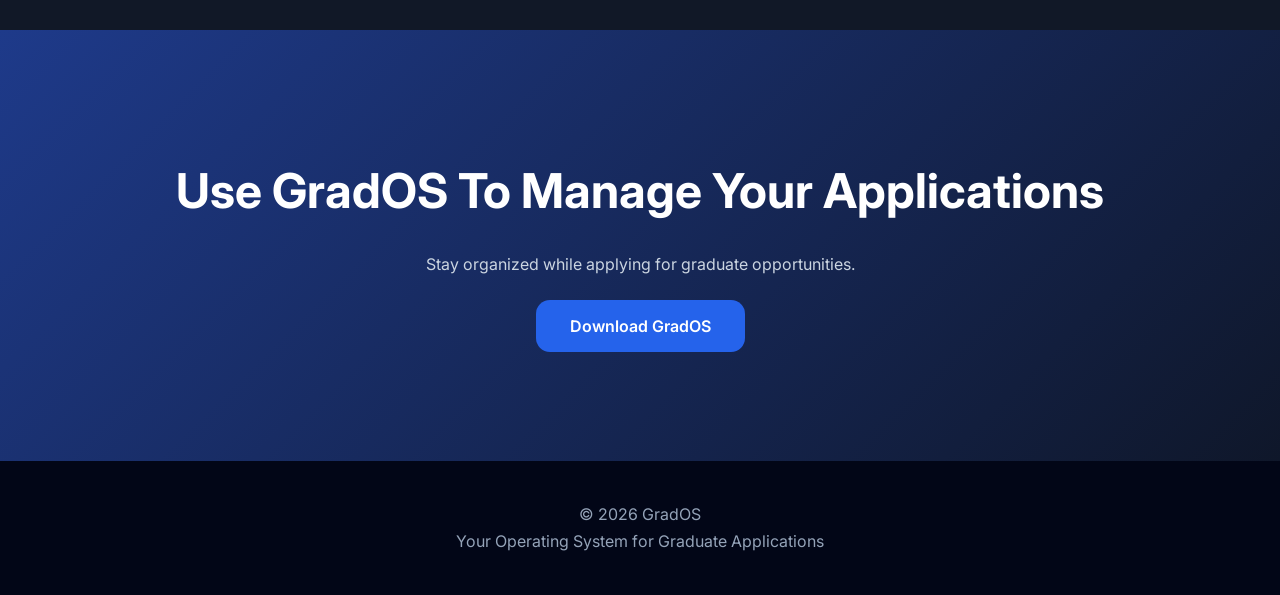
<file: resources.html>
<!DOCTYPE html>
<html lang="en">

<head>
<link rel="icon" type="image/png" href="favicon.png">
<meta charset="UTF-8">
<meta name="viewport" content="width=device-width, initial-scale=1.0">

<title>Resources | GradOS</title>

<link rel="stylesheet" href="css/style.css">

<link rel="preconnect" href="https://fonts.googleapis.com">
<link rel="preconnect" href="https://fonts.gstatic.com" crossorigin>

<link href="https://fonts.googleapis.com/css2?family=Inter:wght@300;400;500;600;700;800&display=swap" rel="stylesheet">

</head>

<body>

<header>

<nav class="navbar">

<div class="logo-container">

<img src="images/logo.png" alt="GradOS Logo" class="logo">

<span>GradOS</span>

</div>

<ul class="nav-links">

<li><a href="index.html">Home</a></li>
<li><a href="features.html">Features</a></li>
<li><a href="resources.html">Resources</a></li>
<li><a href="download.html">Download</a></li>
<li><a href="about.html">About</a></li>
<li><a href="contact.html">Contact</a></li>

</ul>

<a href="download.html" class="download-btn">
Download App
</a>

</nav>

</header>

<section class="hero">

<div class="hero-overlay"></div>

<div class="hero-content">

<div class="hero-badge">
Knowledge Hub
</div>

<h1>
Resources For Graduate Applicants
</h1>

<p class="hero-subtitle">

Guides, checklists and practical advice
for Master's students, PhD applicants,
research interns and scholarship seekers.

</p>

</div>

</section>

<section class="section">

<div class="container">

<h2>
Application Guides
</h2>

<div class="cards">

<div class="card">

<h3>
PhD Application Checklist
</h3>

<p>

Everything you need before submitting
your PhD applications.

</p>

<br>

<a href="resources/phd-application-checklist.html">
Read Guide →
</a>

</div>

<div class="card">

<h3>
Master's Application Checklist
</h3>

<p>

A complete roadmap for Master's admissions.

</p>

<br>

<a href="resources/masters-application-checklist.html">
Read Guide →
</a>

</div>

<div class="card">

<h3>
Recommendation Letter Guide
</h3>

<p>

How to manage referees effectively.

</p>

<br>

<a href="resources/recommendation-letter-guide.html">
Read Guide →
</a>

</div>
<div class="card">

<h3>
SOP Writing Guide
</h3>

<p>

A complete roadmap for writing an SOP.

</p>

<br>

<a href="resources/sop-writing-guide.html">
Read Guide →
</a>

</div>
</div>

</div>

</section>

<section class="section dark-section">

<div class="container">

<h2>
Professor Outreach
</h2>

<div class="cards">

<div class="card">

<h3>
How To Contact Professors
</h3>

<p>

Learn how to write effective outreach emails.

</p>

<br>

<a href="resources/how-to-contact-professors.html">
Read Guide →
</a>

</div>

<div class="card">

<h3>
Email Templates
</h3>

<p>

Sample emails for research inquiries.

</p>

<br>

<a href="resources/cold-email-templates.html">
Read Guide →
</a>

</div>

<div class="card">

<h3>
Common Outreach Mistakes
</h3>

<p>

Avoid errors that reduce response rates.

</p>

<br>

<a href="resources/mistakes-outreac.html">
Read Guide →
</a>

</div>

</div>

</div>

</section>

<section class="section">

<div class="container">

<h2>
Funding & Scholarships
</h2>

<div class="cards">

<div class="card">

<h3>
Scholarship Search Guide
</h3>

<p>

Finding funding opportunities worldwide.

</p>

<br>

<a href="resources/scholarship-search-guide.html">
Read Guide →
</a>

</div>


</div>

</div>

</section>

<section class="section dark-section">

<div class="container">

<h2>
Coming Soon
</h2>

<div class="roadmap">

<div>Opportunity Vault</div>

<div>Scholarship Database</div>

<div>University Database</div>

<div>Professor Database</div>

<div>Summer School Listings</div>

<div>Conference Listings</div>

</div>

</div>

</section>

<section class="cta">

<div class="container">

<h2>
Use GradOS To Manage Your Applications
</h2>

<p>

Stay organized while applying
for graduate opportunities.

</p>

<a href="download.html" class="primary-btn">
Download GradOS
</a>

</div>

</section>

<footer>

<div class="container">

<p>

© 2026 GradOS

<br>

Your Operating System for Graduate Applications

</p>

</div>

</footer>

</body>

</html>
</file>
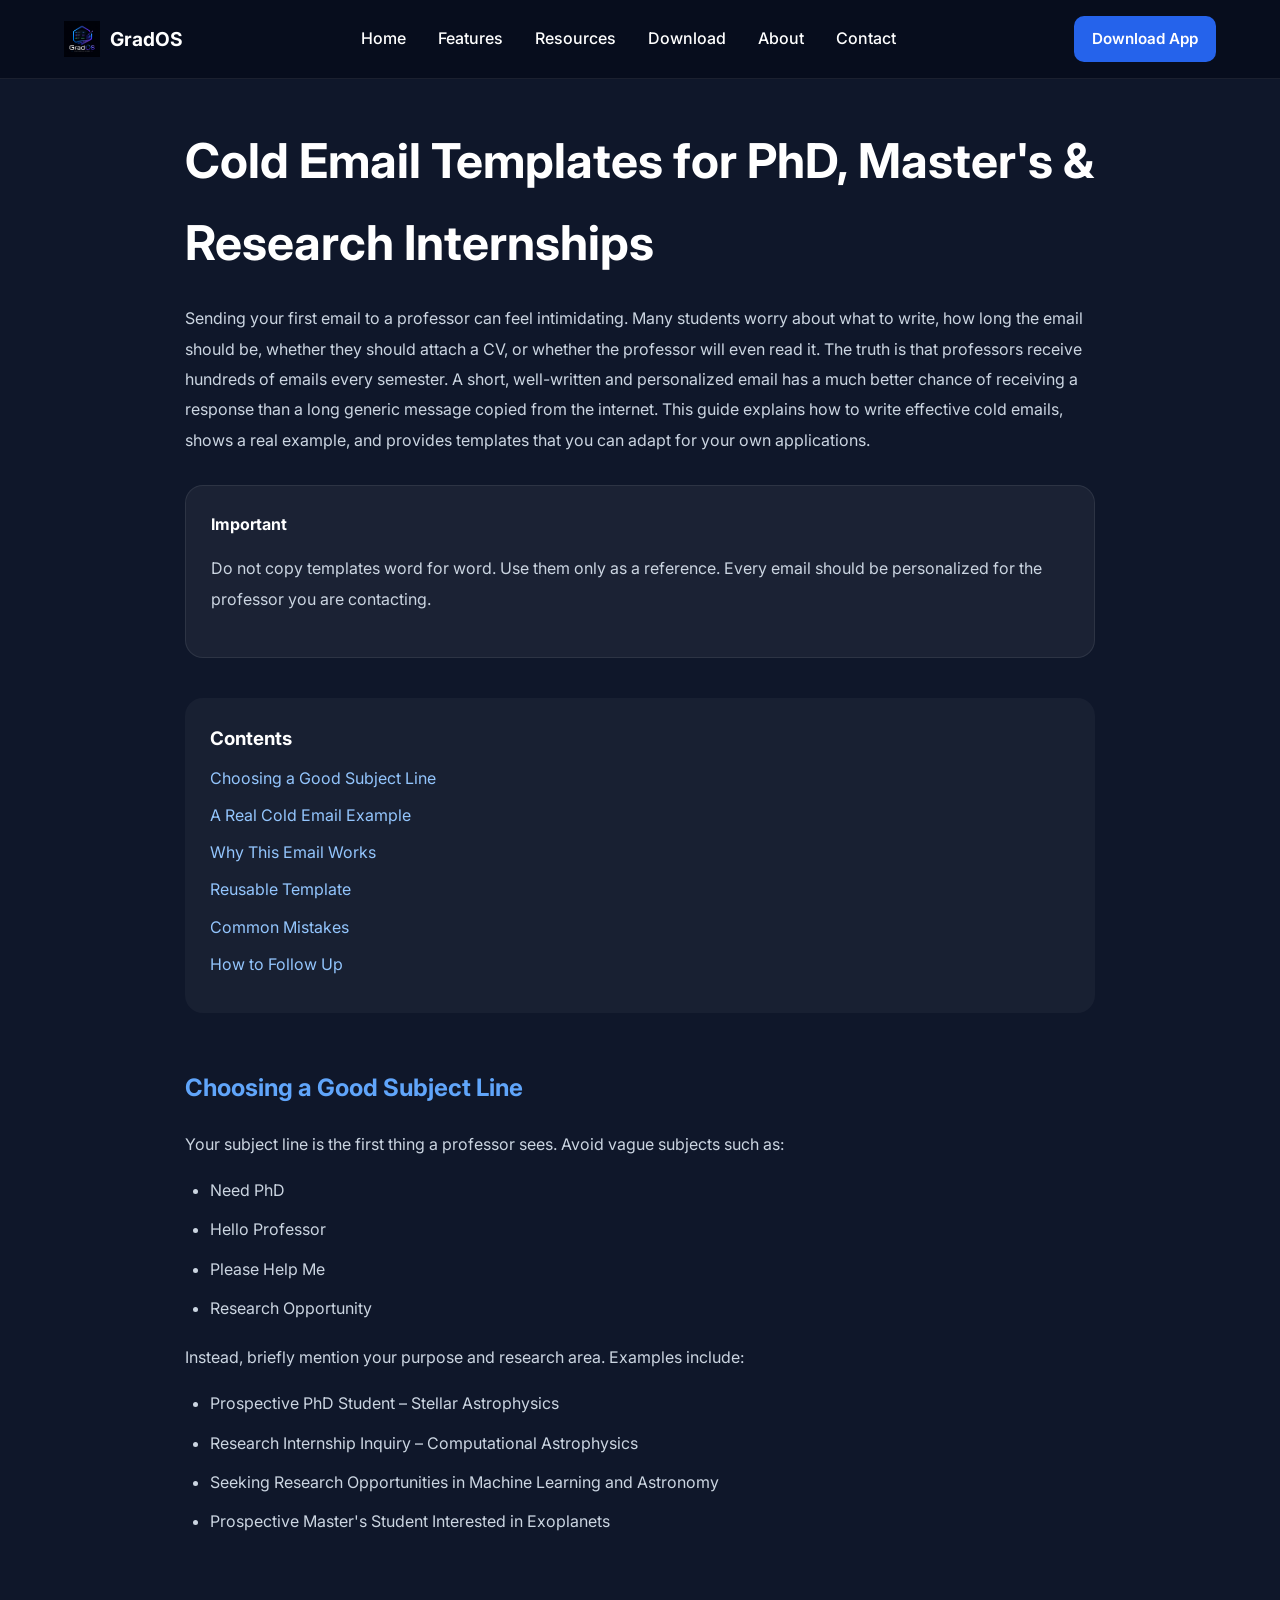
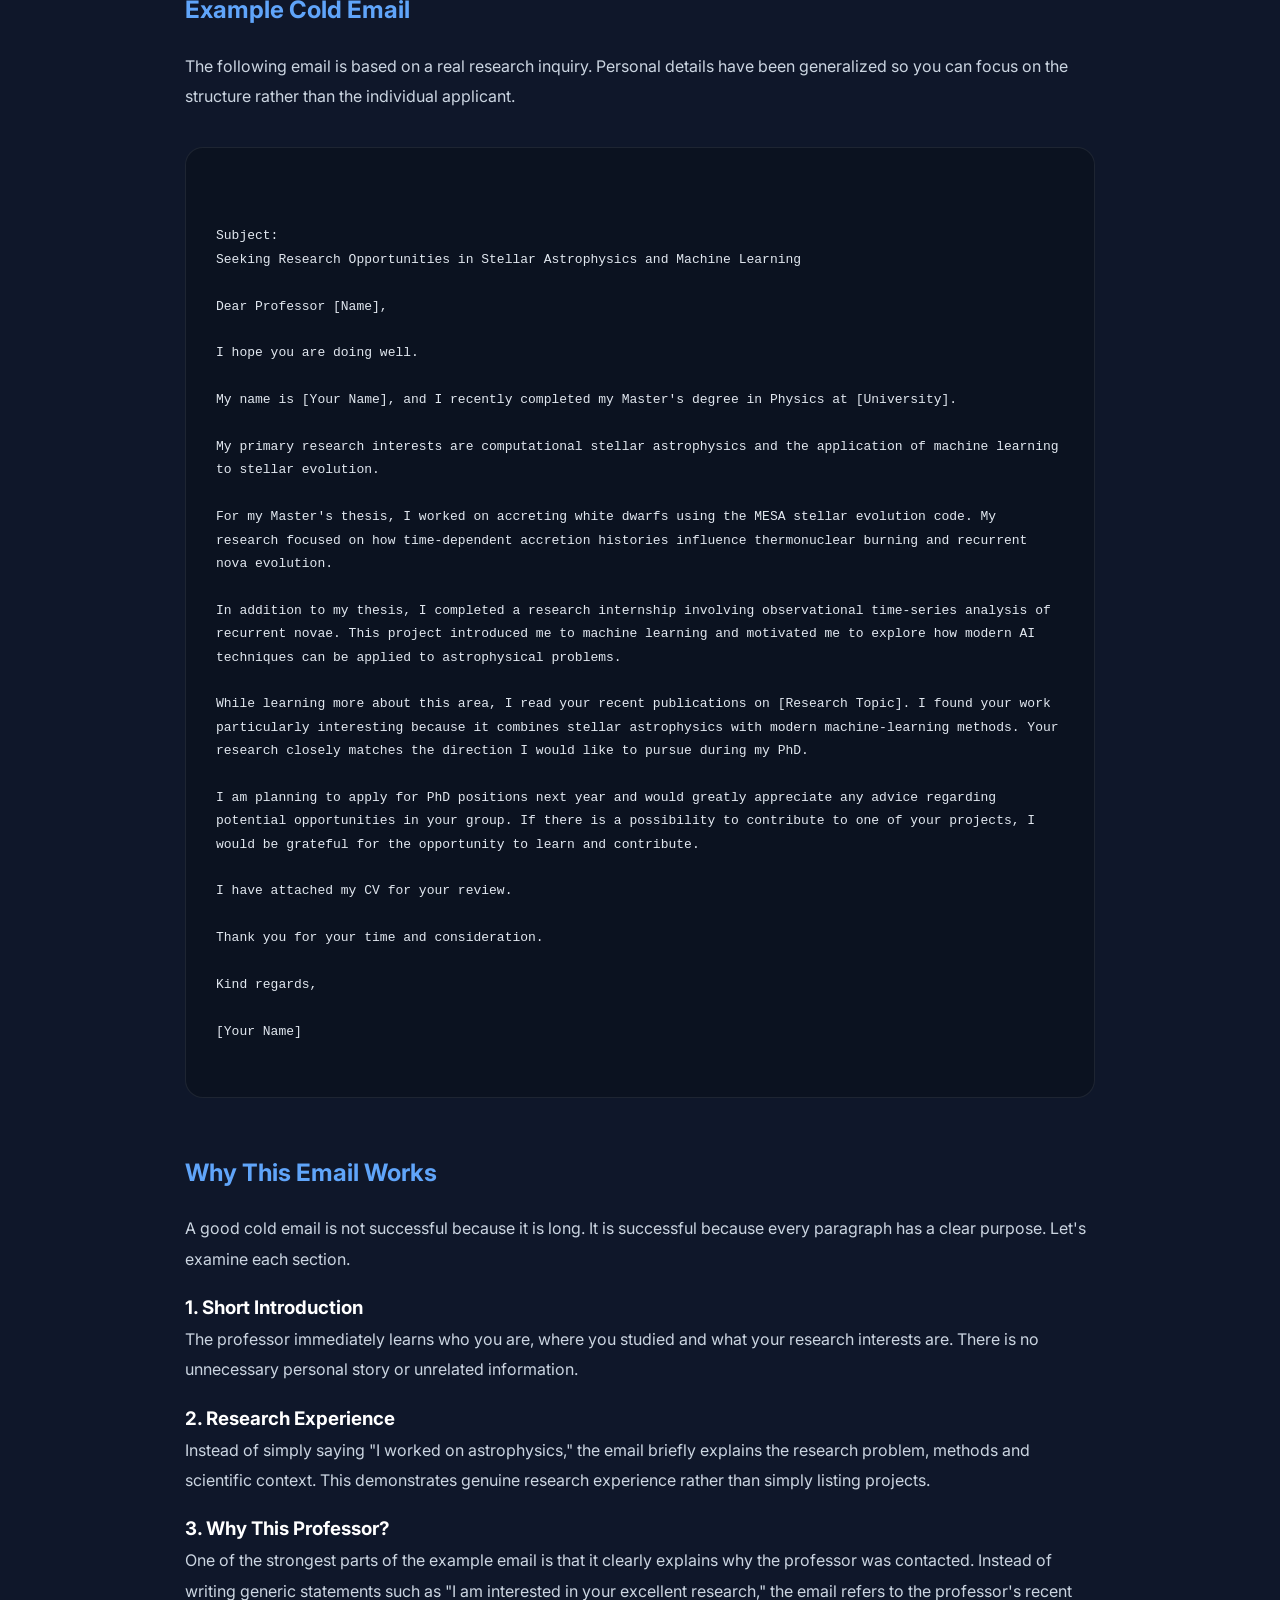
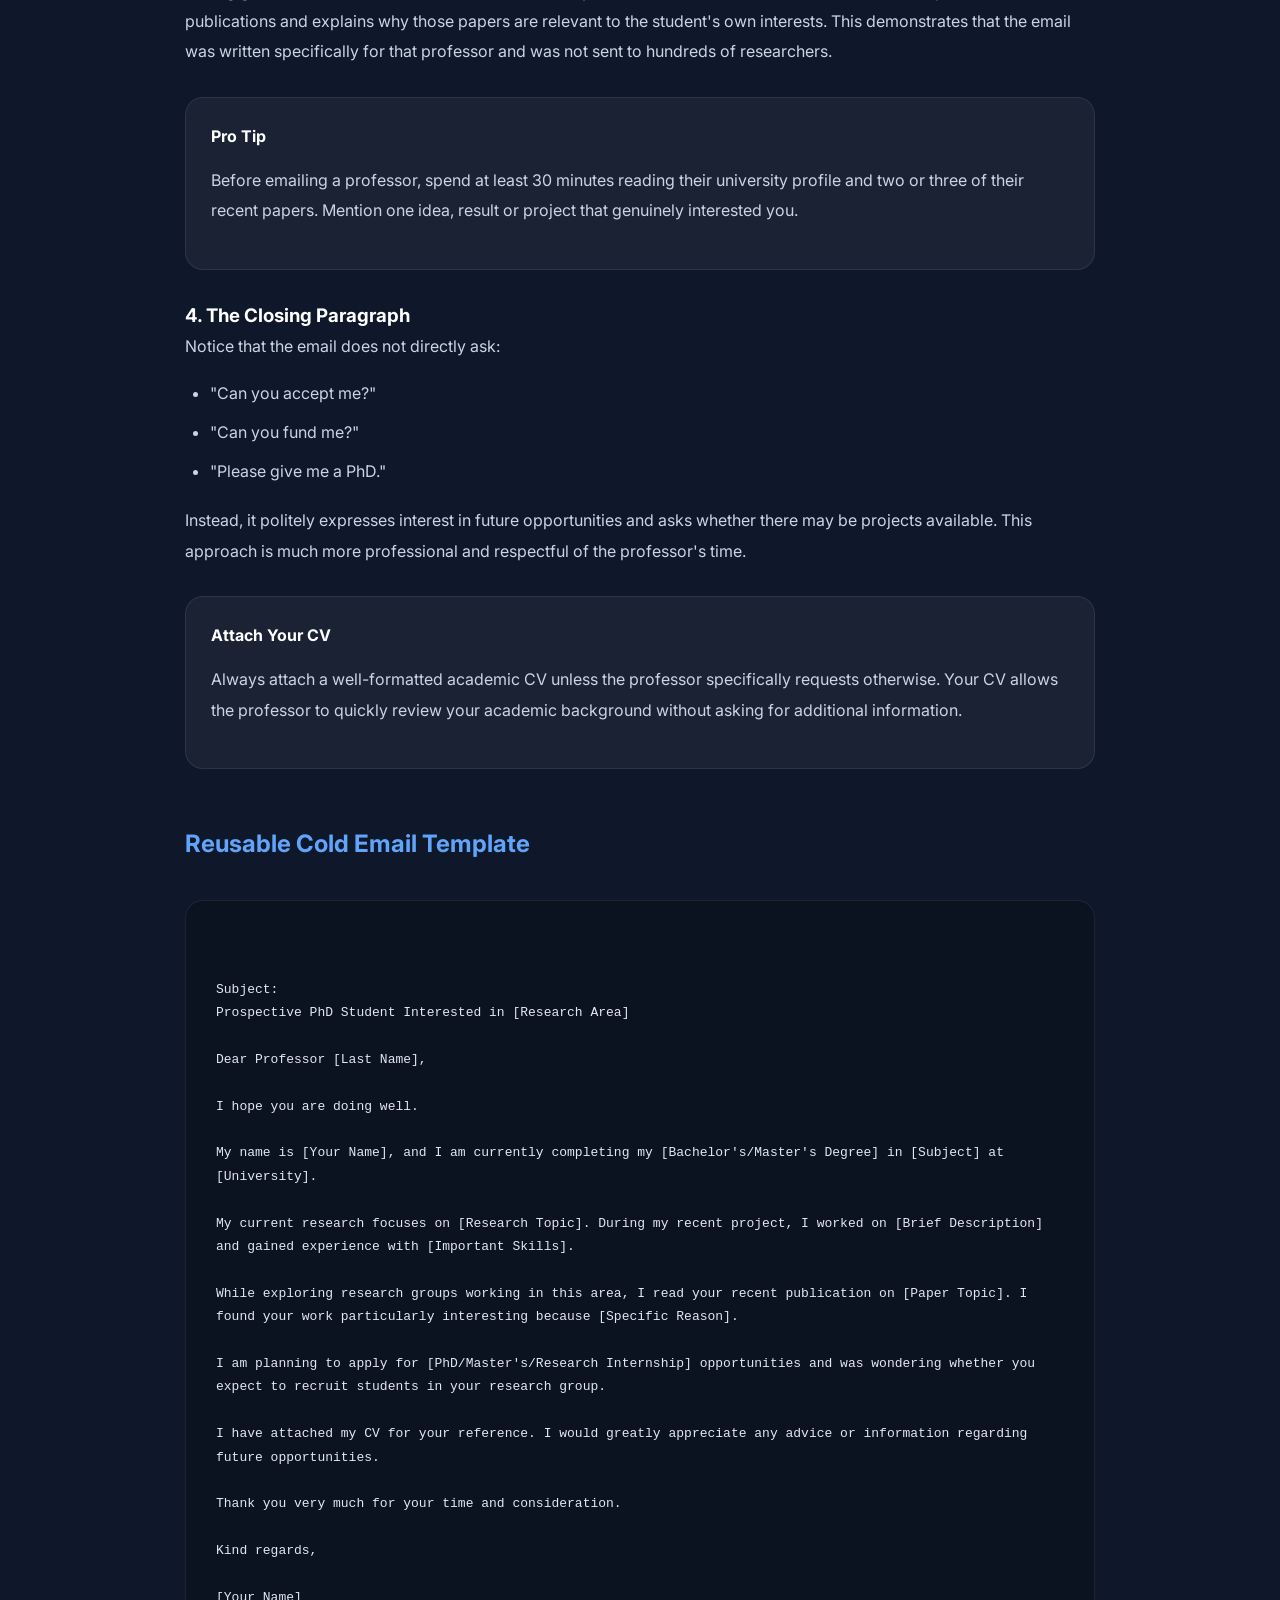
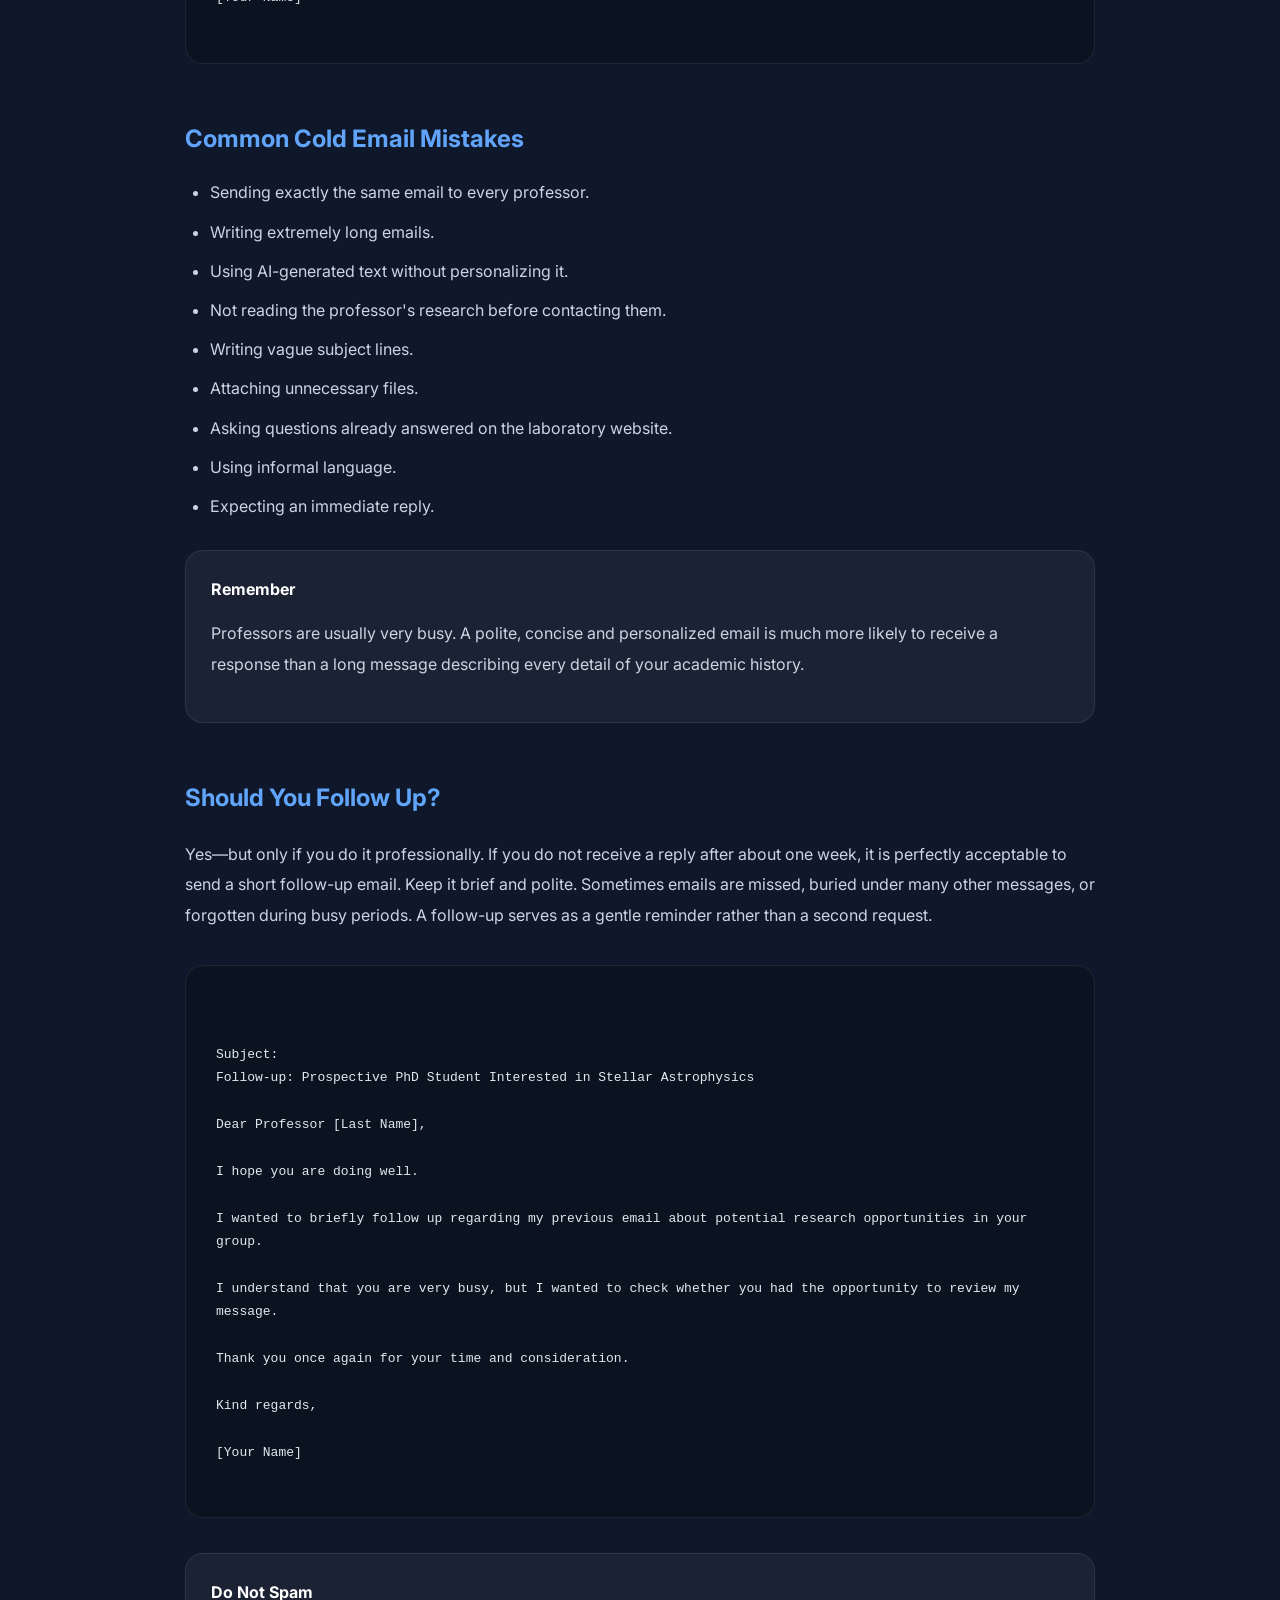
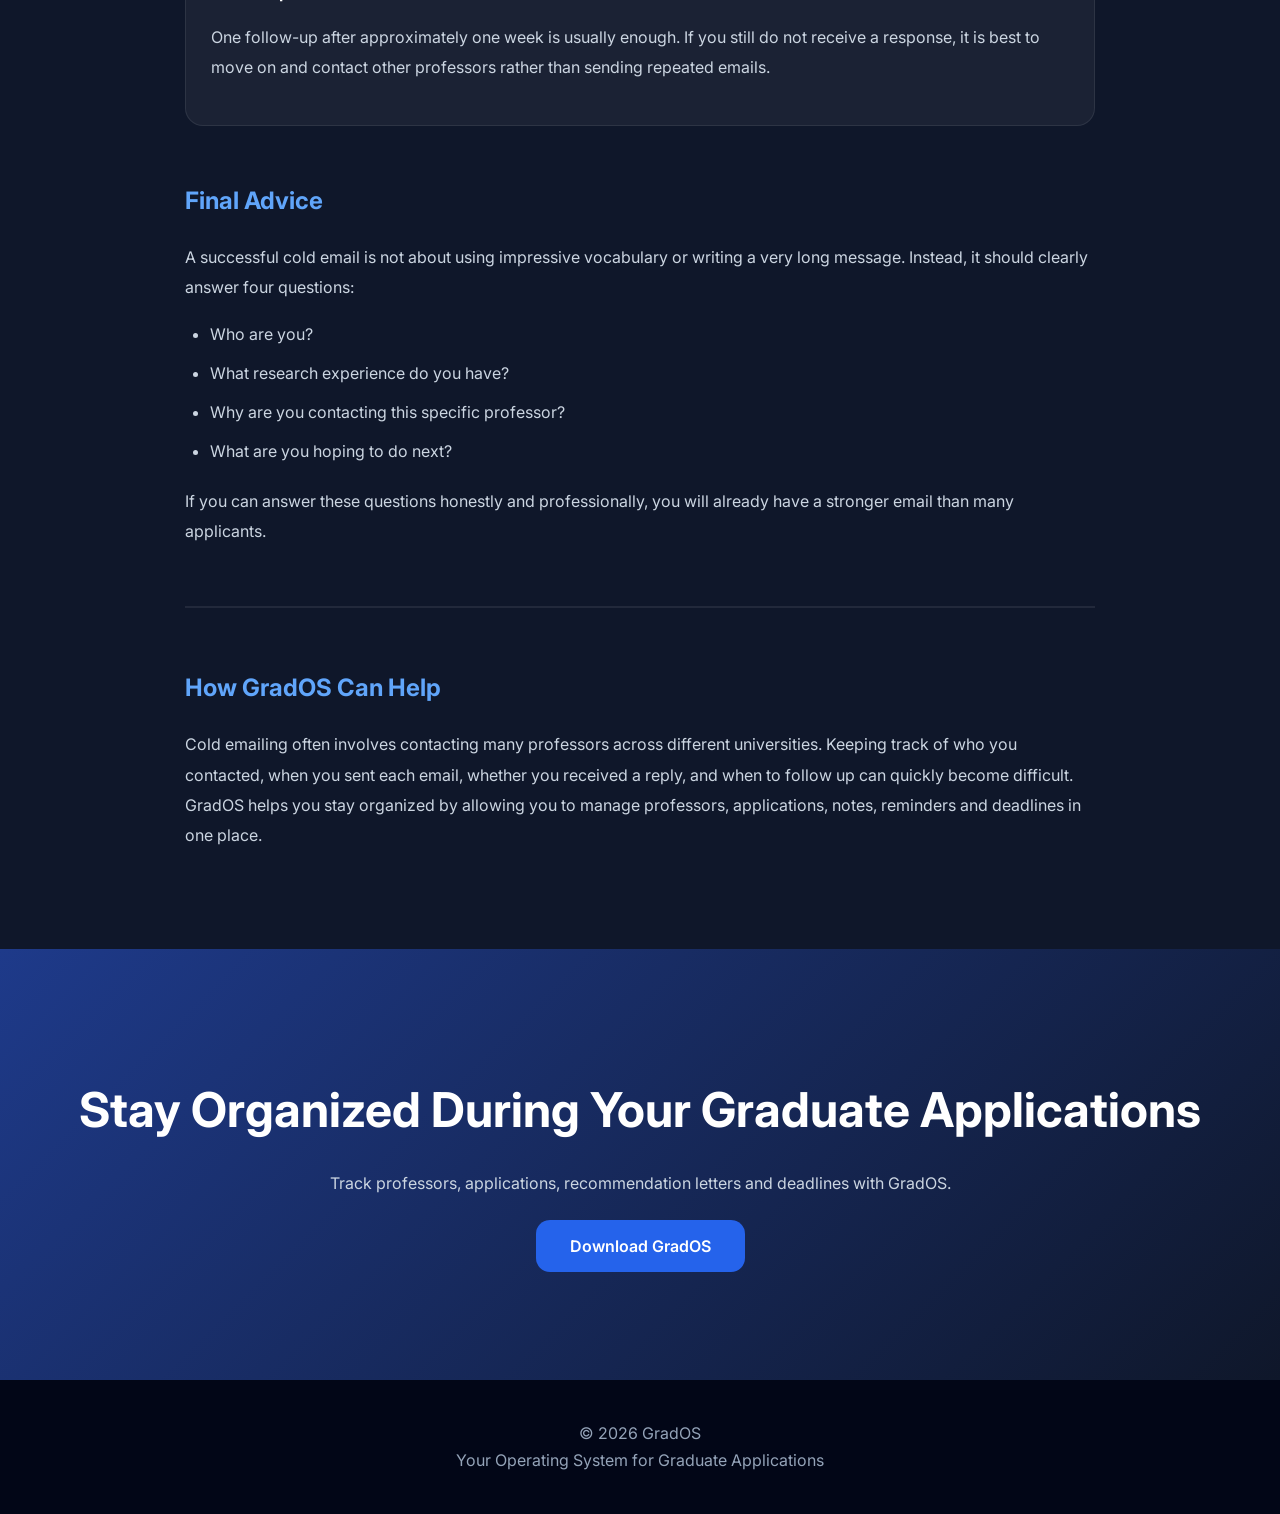
<file: resources/cold-email-templates.html>
<!DOCTYPE html>
<html lang="en">

<head>

<meta charset="UTF-8">
<meta name="viewport" content="width=device-width, initial-scale=1.0">

<title>Cold Email Templates for PhD, Master's & Research Internships | GradOS</title>

<meta name="description" content="Learn how to write effective cold emails to professors for PhD, Master's and research internship opportunities. Includes real examples, templates and common mistakes.">

<link rel="stylesheet" href="../css/style.css">
<link rel="icon" type="image/png" href="../favicon.png">

<link rel="preconnect" href="https://fonts.googleapis.com">
<link rel="preconnect" href="https://fonts.gstatic.com" crossorigin>

<link href="https://fonts.googleapis.com/css2?family=Inter:wght@300;400;500;600;700;800&display=swap" rel="stylesheet">

<style>

.article-container{

max-width:950px;
margin:auto;
padding:120px 20px 80px;

}

.article-container h1{

font-size:3rem;
margin-bottom:20px;

}

.article-container h2{

margin-top:55px;
margin-bottom:20px;
color:#60a5fa;

}

.article-container p{

color:#cbd5e1;
line-height:1.9;
margin-bottom:18px;

}

.article-container ul{

padding-left:25px;
margin-bottom:20px;

}

.article-container li{

color:#cbd5e1;
margin-bottom:12px;

}

.tip-box{

background:rgba(255,255,255,.05);
border:1px solid rgba(255,255,255,.08);
border-radius:18px;
padding:25px;
margin:30px 0;

}

.email-box{

background:#0b1220;
border:1px solid rgba(255,255,255,.08);
border-radius:18px;
padding:30px;
margin:35px 0;
white-space:pre-line;
color:#e2e8f0;
font-family:monospace;
line-height:1.8;

}

.toc{

background:rgba(255,255,255,.04);
padding:25px;
border-radius:18px;
margin:40px 0;

}

.toc a{

display:block;
margin:10px 0;
color:#93c5fd;

}

</style>

</head>

<body>

<header>

<nav class="navbar">

<div class="logo-container">

<img src="../images/logo.png" alt="GradOS Logo" class="logo">

<span>GradOS</span>

</div>

<ul class="nav-links">

<li><a href="../index.html">Home</a></li>

<li><a href="../features.html">Features</a></li>

<li><a href="../resources.html">Resources</a></li>

<li><a href="../download.html">Download</a></li>

<li><a href="../about.html">About</a></li>

<li><a href="../contact.html">Contact</a></li>

</ul>

<a href="../download.html" class="download-btn">

Download App

</a>

</nav>

</header>

<main class="article-container">

<h1>

Cold Email Templates for PhD, Master's & Research Internships

</h1>

<p>

Sending your first email to a professor can feel intimidating.

Many students worry about what to write, how long the email should be, whether they should attach a CV, or whether the professor will even read it.

The truth is that professors receive hundreds of emails every semester. A short, well-written and personalized email has a much better chance of receiving a response than a long generic message copied from the internet.

This guide explains how to write effective cold emails, shows a real example, and provides templates that you can adapt for your own applications.

</p>

<div class="tip-box">

<strong>Important</strong>

<p style="margin-top:15px;">

Do not copy templates word for word.

Use them only as a reference.

Every email should be personalized for the professor you are contacting.

</p>

</div>

<div class="toc">

<h3>Contents</h3>

<a href="#subject">Choosing a Good Subject Line</a>

<a href="#email">A Real Cold Email Example</a>

<a href="#why">Why This Email Works</a>

<a href="#template">Reusable Template</a>

<a href="#mistakes">Common Mistakes</a>

<a href="#followup">How to Follow Up</a>

</div>

<h2 id="subject">

Choosing a Good Subject Line

</h2>

<p>

Your subject line is the first thing a professor sees.

Avoid vague subjects such as:

</p>

<ul>

<li>Need PhD</li>

<li>Hello Professor</li>

<li>Please Help Me</li>

<li>Research Opportunity</li>

</ul>

<p>

Instead, briefly mention your purpose and research area.

Examples include:

</p>

<ul>

<li>Prospective PhD Student – Stellar Astrophysics</li>

<li>Research Internship Inquiry – Computational Astrophysics</li>

<li>Seeking Research Opportunities in Machine Learning and Astronomy</li>

<li>Prospective Master's Student Interested in Exoplanets</li>

</ul>

<h2 id="email">

Example Cold Email

</h2>

<p>

The following email is based on a real research inquiry. Personal details have been generalized so you can focus on the structure rather than the individual applicant.

</p>

<div class="email-box">

Subject:
Seeking Research Opportunities in Stellar Astrophysics and Machine Learning

Dear Professor [Name],

I hope you are doing well.

My name is [Your Name], and I recently completed my Master's degree in Physics at [University].

My primary research interests are computational stellar astrophysics and the application of machine learning to stellar evolution.

For my Master's thesis, I worked on accreting white dwarfs using the MESA stellar evolution code. My research focused on how time-dependent accretion histories influence thermonuclear burning and recurrent nova evolution.

In addition to my thesis, I completed a research internship involving observational time-series analysis of recurrent novae. This project introduced me to machine learning and motivated me to explore how modern AI techniques can be applied to astrophysical problems.

While learning more about this area, I read your recent publications on [Research Topic]. I found your work particularly interesting because it combines stellar astrophysics with modern machine-learning methods. Your research closely matches the direction I would like to pursue during my PhD.

I am planning to apply for PhD positions next year and would greatly appreciate any advice regarding potential opportunities in your group. If there is a possibility to contribute to one of your projects, I would be grateful for the opportunity to learn and contribute.

I have attached my CV for your review.

Thank you for your time and consideration.

Kind regards,

[Your Name]

</div>

<h2 id="why">

Why This Email Works

</h2>

<p>

A good cold email is not successful because it is long.

It is successful because every paragraph has a clear purpose.

Let's examine each section.

</p>

<h3>

1. Short Introduction

</h3>

<p>

The professor immediately learns who you are, where you studied and what your research interests are.

There is no unnecessary personal story or unrelated information.

</p>

<h3>

2. Research Experience

</h3>

<p>

Instead of simply saying "I worked on astrophysics," the email briefly explains the research problem, methods and scientific context.

This demonstrates genuine research experience rather than simply listing projects.

</p>

<h3>

3. Why This Professor?

</h3>

<p>

One of the strongest parts of the example email is that it clearly explains why the professor was contacted.

Instead of writing generic statements such as "I am interested in your excellent research," the email refers to the professor's recent publications and explains why those papers are relevant to the student's own interests.

This demonstrates that the email was written specifically for that professor and was not sent to hundreds of researchers.

</p>

<div class="tip-box">

<strong>Pro Tip</strong>

<p style="margin-top:15px;">

Before emailing a professor, spend at least 30 minutes reading their university profile and two or three of their recent papers. Mention one idea, result or project that genuinely interested you.

</p>

</div>

<h3>

4. The Closing Paragraph

</h3>

<p>

Notice that the email does not directly ask:

</p>

<ul>

<li>"Can you accept me?"</li>

<li>"Can you fund me?"</li>

<li>"Please give me a PhD."</li>

</ul>

<p>

Instead, it politely expresses interest in future opportunities and asks whether there may be projects available.

This approach is much more professional and respectful of the professor's time.

</p>

<div class="tip-box">

<strong>Attach Your CV</strong>

<p style="margin-top:15px;">

Always attach a well-formatted academic CV unless the professor specifically requests otherwise.

Your CV allows the professor to quickly review your academic background without asking for additional information.

</p>

</div>

<h2 id="template">

Reusable Cold Email Template

</h2>

<div class="email-box">

Subject:
Prospective PhD Student Interested in [Research Area]

Dear Professor [Last Name],

I hope you are doing well.

My name is [Your Name], and I am currently completing my [Bachelor's/Master's Degree] in [Subject] at [University].

My current research focuses on [Research Topic]. During my recent project, I worked on [Brief Description] and gained experience with [Important Skills].

While exploring research groups working in this area, I read your recent publication on [Paper Topic]. I found your work particularly interesting because [Specific Reason].

I am planning to apply for [PhD/Master's/Research Internship] opportunities and was wondering whether you expect to recruit students in your research group.

I have attached my CV for your reference. I would greatly appreciate any advice or information regarding future opportunities.

Thank you very much for your time and consideration.

Kind regards,

[Your Name]

</div>

<h2 id="mistakes">

Common Cold Email Mistakes

</h2>

<ul>

<li>Sending exactly the same email to every professor.</li>

<li>Writing extremely long emails.</li>

<li>Using AI-generated text without personalizing it.</li>

<li>Not reading the professor's research before contacting them.</li>

<li>Writing vague subject lines.</li>

<li>Attaching unnecessary files.</li>

<li>Asking questions already answered on the laboratory website.</li>

<li>Using informal language.</li>

<li>Expecting an immediate reply.</li>

</ul>

<div class="tip-box">

<strong>Remember</strong>

<p style="margin-top:15px;">

Professors are usually very busy. A polite, concise and personalized email is much more likely to receive a response than a long message describing every detail of your academic history.

</p>

</div>

<h2 id="followup">

Should You Follow Up?

</h2>

<p>

Yes—but only if you do it professionally.

If you do not receive a reply after about one week, it is perfectly acceptable to send a short follow-up email.

Keep it brief and polite.

Sometimes emails are missed, buried under many other messages, or forgotten during busy periods.

A follow-up serves as a gentle reminder rather than a second request.

</p>

<div class="email-box">

Subject:
Follow-up: Prospective PhD Student Interested in Stellar Astrophysics

Dear Professor [Last Name],

I hope you are doing well.

I wanted to briefly follow up regarding my previous email about potential research opportunities in your group.

I understand that you are very busy, but I wanted to check whether you had the opportunity to review my message.

Thank you once again for your time and consideration.

Kind regards,

[Your Name]

</div>

<div class="tip-box">

<strong>Do Not Spam</strong>

<p style="margin-top:15px;">

One follow-up after approximately one week is usually enough.

If you still do not receive a response, it is best to move on and contact other professors rather than sending repeated emails.

</p>

</div>

<h2>

Final Advice

</h2>

<p>

A successful cold email is not about using impressive vocabulary or writing a very long message.

Instead, it should clearly answer four questions:

</p>

<ul>

<li>Who are you?</li>

<li>What research experience do you have?</li>

<li>Why are you contacting this specific professor?</li>

<li>What are you hoping to do next?</li>

</ul>

<p>

If you can answer these questions honestly and professionally, you will already have a stronger email than many applicants.

</p>

<hr style="margin:60px 0;border:1px solid rgba(255,255,255,.08);">

<h2>

How GradOS Can Help

</h2>

<p>

Cold emailing often involves contacting many professors across different universities.

Keeping track of who you contacted, when you sent each email, whether you received a reply, and when to follow up can quickly become difficult.

GradOS helps you stay organized by allowing you to manage professors, applications, notes, reminders and deadlines in one place.

</p>

</main>

<section class="cta">

<div class="container">

<h2>

Stay Organized During Your Graduate Applications

</h2>

<p>

Track professors, applications, recommendation letters and deadlines with GradOS.

</p>

<a href="../download.html" class="primary-btn">

Download GradOS

</a>

</div>

</section>

<footer>

<div class="container">

<p>

© 2026 GradOS

<br>

Your Operating System for Graduate Applications

</p>

</div>

</footer>

</body>

</html>
</file>
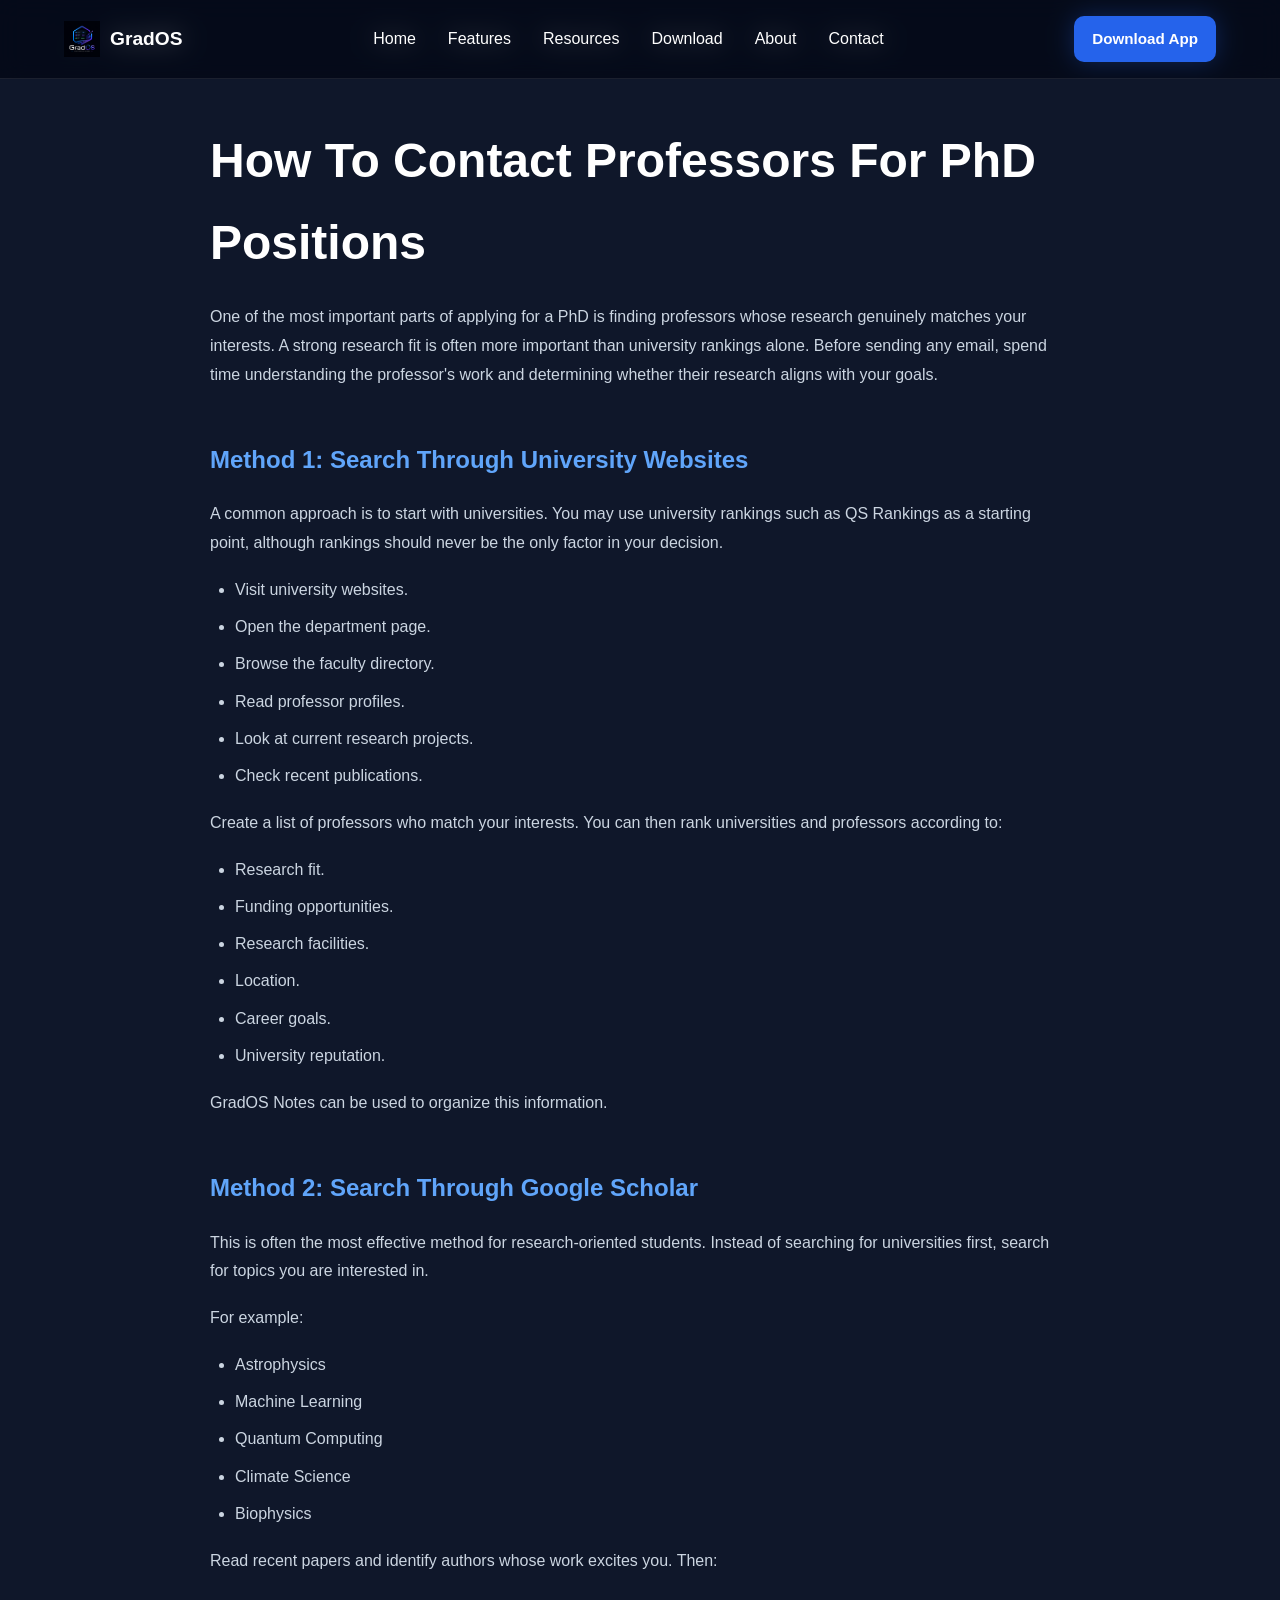
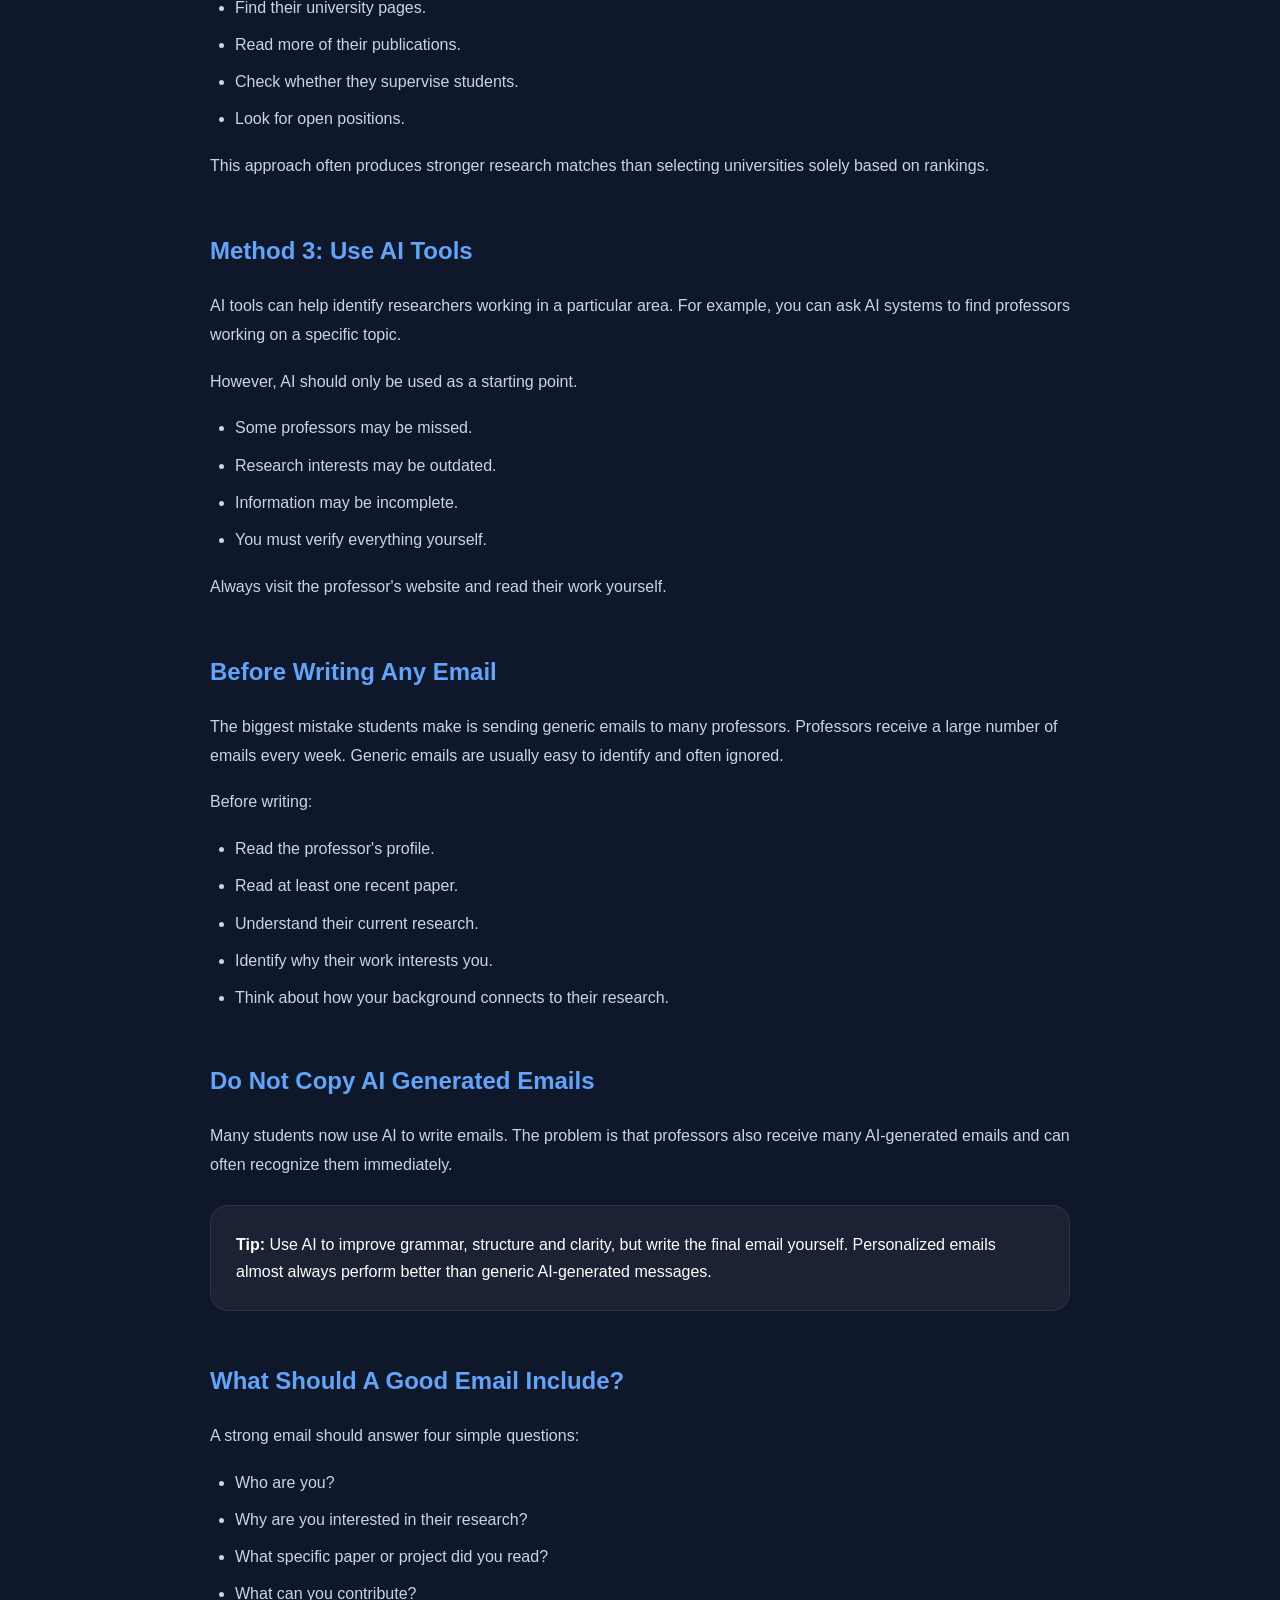
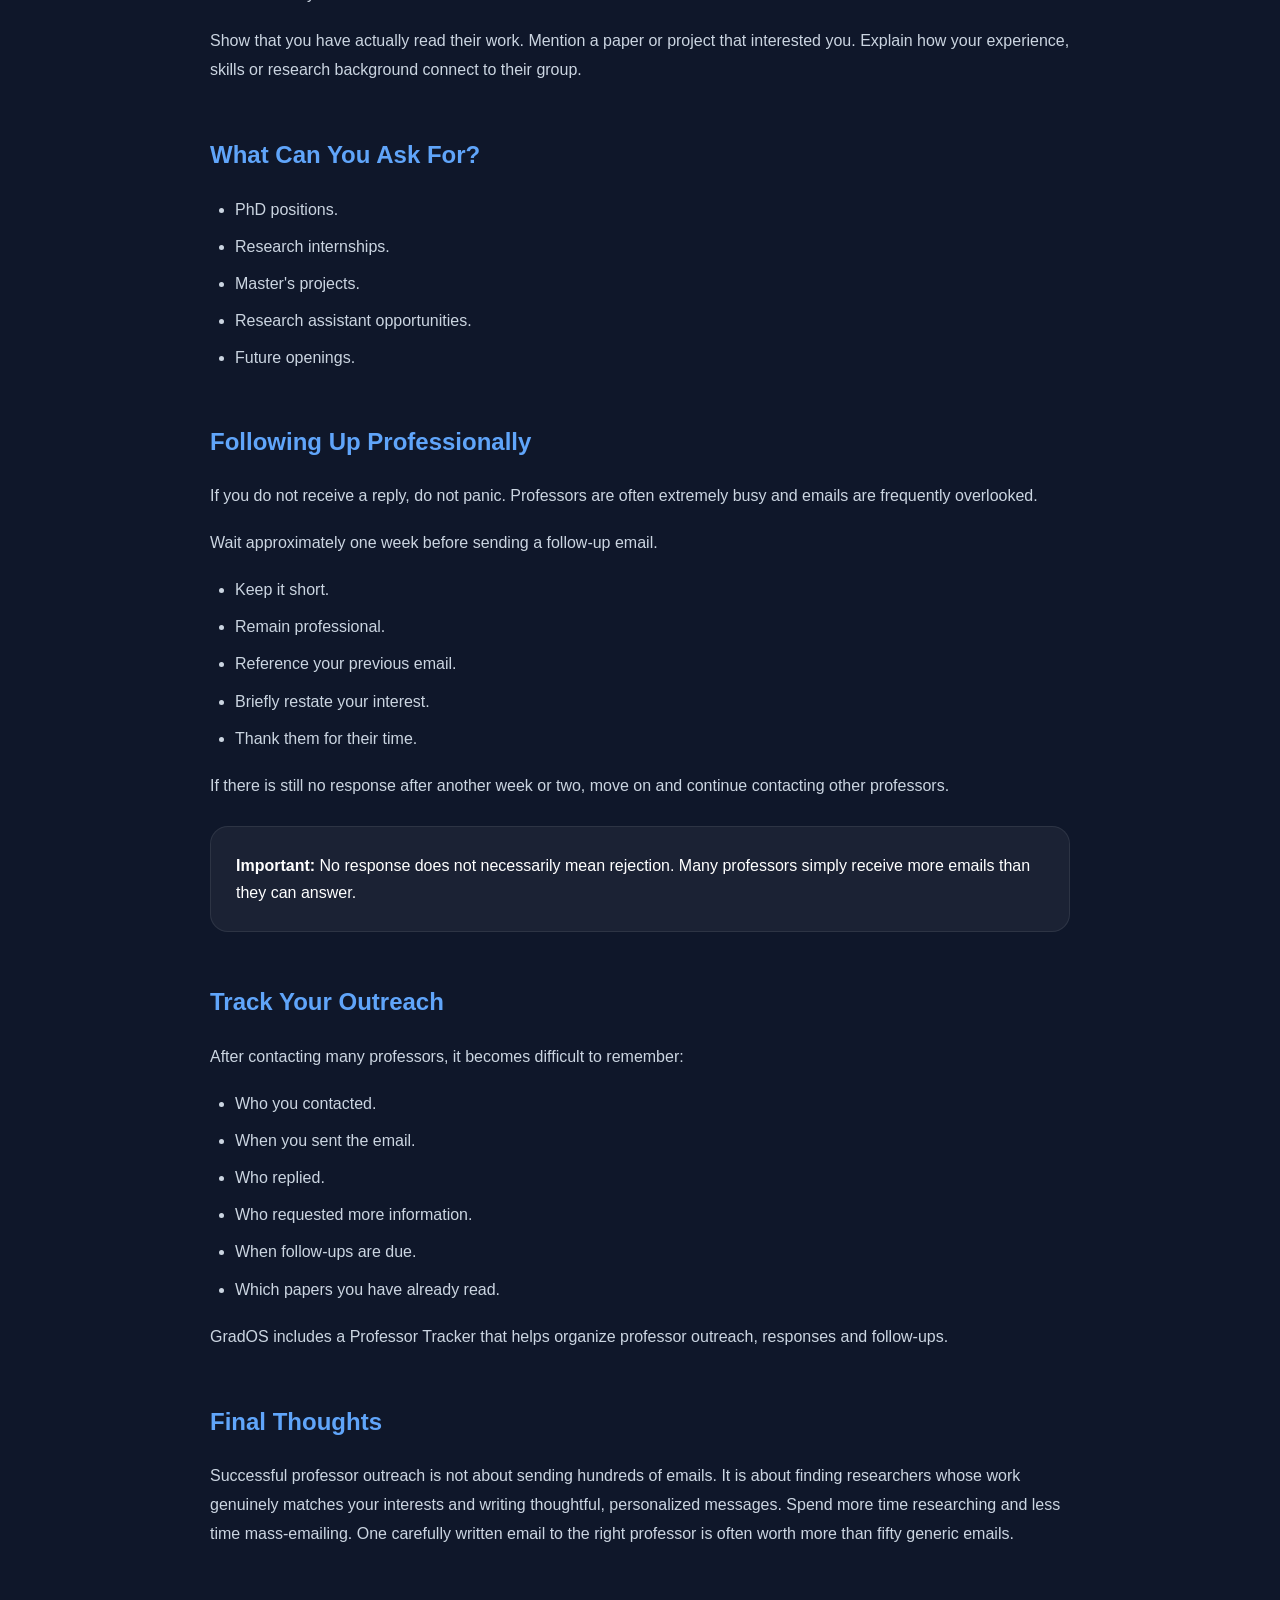
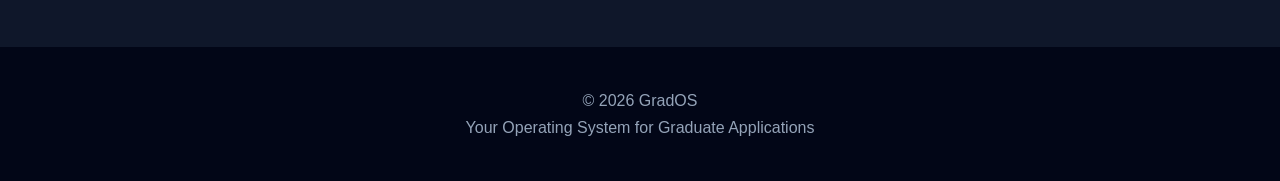
<file: resources/how-to-contact-professors.html>
<!DOCTYPE html>
<html lang="en">

<head>
<link rel="icon" type="image/png" href="../favicon.png">
<nav class="navbar">

<div class="logo-container">

<img src="../images/logo.png"
alt="GradOS Logo"
class="logo">

<span>GradOS</span>

</div>

<ul class="nav-links">

<li><a href="../index.html">Home</a></li>
<li><a href="../features.html">Features</a></li>
<li><a href="../resources.html">Resources</a></li>
<li><a href="../download.html">Download</a></li>
<li><a href="../about.html">About</a></li>
<li><a href="../contact.html">Contact</a></li>

</ul>

<a href="../download.html" class="download-btn">
Download App
</a>

</nav>
<meta charset="UTF-8">
<meta name="viewport" content="width=device-width, initial-scale=1.0">

<title>How To Contact Professors For PhD Positions | GradOS</title>

<link rel="stylesheet" href="../css/style.css">

<style>

.article-container{
    max-width:900px;
    margin:auto;
    padding:120px 20px 80px;
}

.article-container h1{
    font-size:3rem;
    margin-bottom:20px;
}

.article-container h2{
    margin-top:50px;
    margin-bottom:20px;
    color:#60a5fa;
}

.article-container p{
    color:#cbd5e1;
    margin-bottom:18px;
    line-height:1.8;
}

.article-container ul{
    padding-left:25px;
    margin-bottom:20px;
}

.article-container li{
    color:#cbd5e1;
    margin-bottom:10px;
}

.tip-box{
    background:rgba(255,255,255,0.05);
    border:1px solid rgba(255,255,255,0.08);
    border-radius:18px;
    padding:25px;
    margin:25px 0;
}

</style>

</head>

<body>

<header>

<nav class="navbar">

<div class="logo-container">
<img src="../images/logo.png" alt="GradOS Logo" class="logo">
<span>GradOS</span>
</div>

<ul class="nav-links">
<li><a href="../index.html">Home</a></li>
<li><a href="../features.html">Features</a></li>
<li><a href="../resources.html">Resources</a></li>
<li><a href="../download.html">Download</a></li>
<li><a href="../about.html">About</a></li>
<li><a href="../contact.html">Contact</a></li>
</ul>

<a href="../download.html" class="download-btn">
Download App
</a>

</nav>

</header>

<main class="article-container">

<h1>
How To Contact Professors For PhD Positions
</h1>

<p>

One of the most important parts of applying for a PhD is finding professors whose research genuinely matches your interests. A strong research fit is often more important than university rankings alone.

Before sending any email, spend time understanding the professor's work and determining whether their research aligns with your goals.

</p>

<h2>
Method 1: Search Through University Websites
</h2>

<p>

A common approach is to start with universities.

You may use university rankings such as QS Rankings as a starting point, although rankings should never be the only factor in your decision.

</p>

<ul>

<li>Visit university websites.</li>

<li>Open the department page.</li>

<li>Browse the faculty directory.</li>

<li>Read professor profiles.</li>

<li>Look at current research projects.</li>

<li>Check recent publications.</li>

</ul>

<p>

Create a list of professors who match your interests.

You can then rank universities and professors according to:

</p>

<ul>

<li>Research fit.</li>

<li>Funding opportunities.</li>

<li>Research facilities.</li>

<li>Location.</li>

<li>Career goals.</li>

<li>University reputation.</li>

</ul>

<p>

GradOS Notes can be used to organize this information.

</p>

<h2>
Method 2: Search Through Google Scholar
</h2>

<p>

This is often the most effective method for research-oriented students.

Instead of searching for universities first, search for topics you are interested in.

</p>

<p>

For example:

</p>

<ul>

<li>Astrophysics</li>

<li>Machine Learning</li>

<li>Quantum Computing</li>

<li>Climate Science</li>

<li>Biophysics</li>

</ul>

<p>

Read recent papers and identify authors whose work excites you.

Then:

</p>

<ul>

<li>Find their university pages.</li>

<li>Read more of their publications.</li>

<li>Check whether they supervise students.</li>

<li>Look for open positions.</li>

</ul>

<p>

This approach often produces stronger research matches than selecting universities solely based on rankings.

</p>

<h2>
Method 3: Use AI Tools
</h2>

<p>

AI tools can help identify researchers working in a particular area.

For example, you can ask AI systems to find professors working on a specific topic.

</p>

<p>

However, AI should only be used as a starting point.

</p>

<ul>

<li>Some professors may be missed.</li>

<li>Research interests may be outdated.</li>

<li>Information may be incomplete.</li>

<li>You must verify everything yourself.</li>

</ul>

<p>

Always visit the professor's website and read their work yourself.

</p>

<h2>
Before Writing Any Email
</h2>

<p>

The biggest mistake students make is sending generic emails to many professors.

Professors receive a large number of emails every week.

Generic emails are usually easy to identify and often ignored.

</p>

<p>

Before writing:

</p>

<ul>

<li>Read the professor's profile.</li>

<li>Read at least one recent paper.</li>

<li>Understand their current research.</li>

<li>Identify why their work interests you.</li>

<li>Think about how your background connects to their research.</li>

</ul>

<h2>
Do Not Copy AI Generated Emails
</h2>

<p>

Many students now use AI to write emails.

The problem is that professors also receive many AI-generated emails and can often recognize them immediately.

</p>

<div class="tip-box">

<strong>Tip:</strong>

Use AI to improve grammar, structure and clarity, but write the final email yourself.

Personalized emails almost always perform better than generic AI-generated messages.

</div>

<h2>
What Should A Good Email Include?
</h2>

<p>

A strong email should answer four simple questions:

</p>

<ul>

<li>Who are you?</li>

<li>Why are you interested in their research?</li>

<li>What specific paper or project did you read?</li>

<li>What can you contribute?</li>

</ul>

<p>

Show that you have actually read their work.

Mention a paper or project that interested you.

Explain how your experience, skills or research background connect to their group.

</p>

<h2>
What Can You Ask For?
</h2>

<ul>

<li>PhD positions.</li>

<li>Research internships.</li>

<li>Master's projects.</li>

<li>Research assistant opportunities.</li>

<li>Future openings.</li>

</ul>

<h2>
Following Up Professionally
</h2>

<p>

If you do not receive a reply, do not panic.

Professors are often extremely busy and emails are frequently overlooked.

</p>

<p>

Wait approximately one week before sending a follow-up email.

</p>

<ul>

<li>Keep it short.</li>

<li>Remain professional.</li>

<li>Reference your previous email.</li>

<li>Briefly restate your interest.</li>

<li>Thank them for their time.</li>

</ul>

<p>

If there is still no response after another week or two, move on and continue contacting other professors.

</p>

<div class="tip-box">

<strong>Important:</strong>

No response does not necessarily mean rejection. Many professors simply receive more emails than they can answer.

</div>

<h2>
Track Your Outreach
</h2>

<p>

After contacting many professors, it becomes difficult to remember:

</p>

<ul>

<li>Who you contacted.</li>

<li>When you sent the email.</li>

<li>Who replied.</li>

<li>Who requested more information.</li>

<li>When follow-ups are due.</li>

<li>Which papers you have already read.</li>

</ul>

<p>

GradOS includes a Professor Tracker that helps organize professor outreach, responses and follow-ups.

</p>

<h2>
Final Thoughts
</h2>

<p>

Successful professor outreach is not about sending hundreds of emails.

It is about finding researchers whose work genuinely matches your interests and writing thoughtful, personalized messages.

Spend more time researching and less time mass-emailing.

One carefully written email to the right professor is often worth more than fifty generic emails.

</p>

</main>

<footer>

<div class="container">

<p>

© 2026 GradOS

<br>

Your Operating System for Graduate Applications

</p>

</div>

</footer>

</body>
</html>
</file>
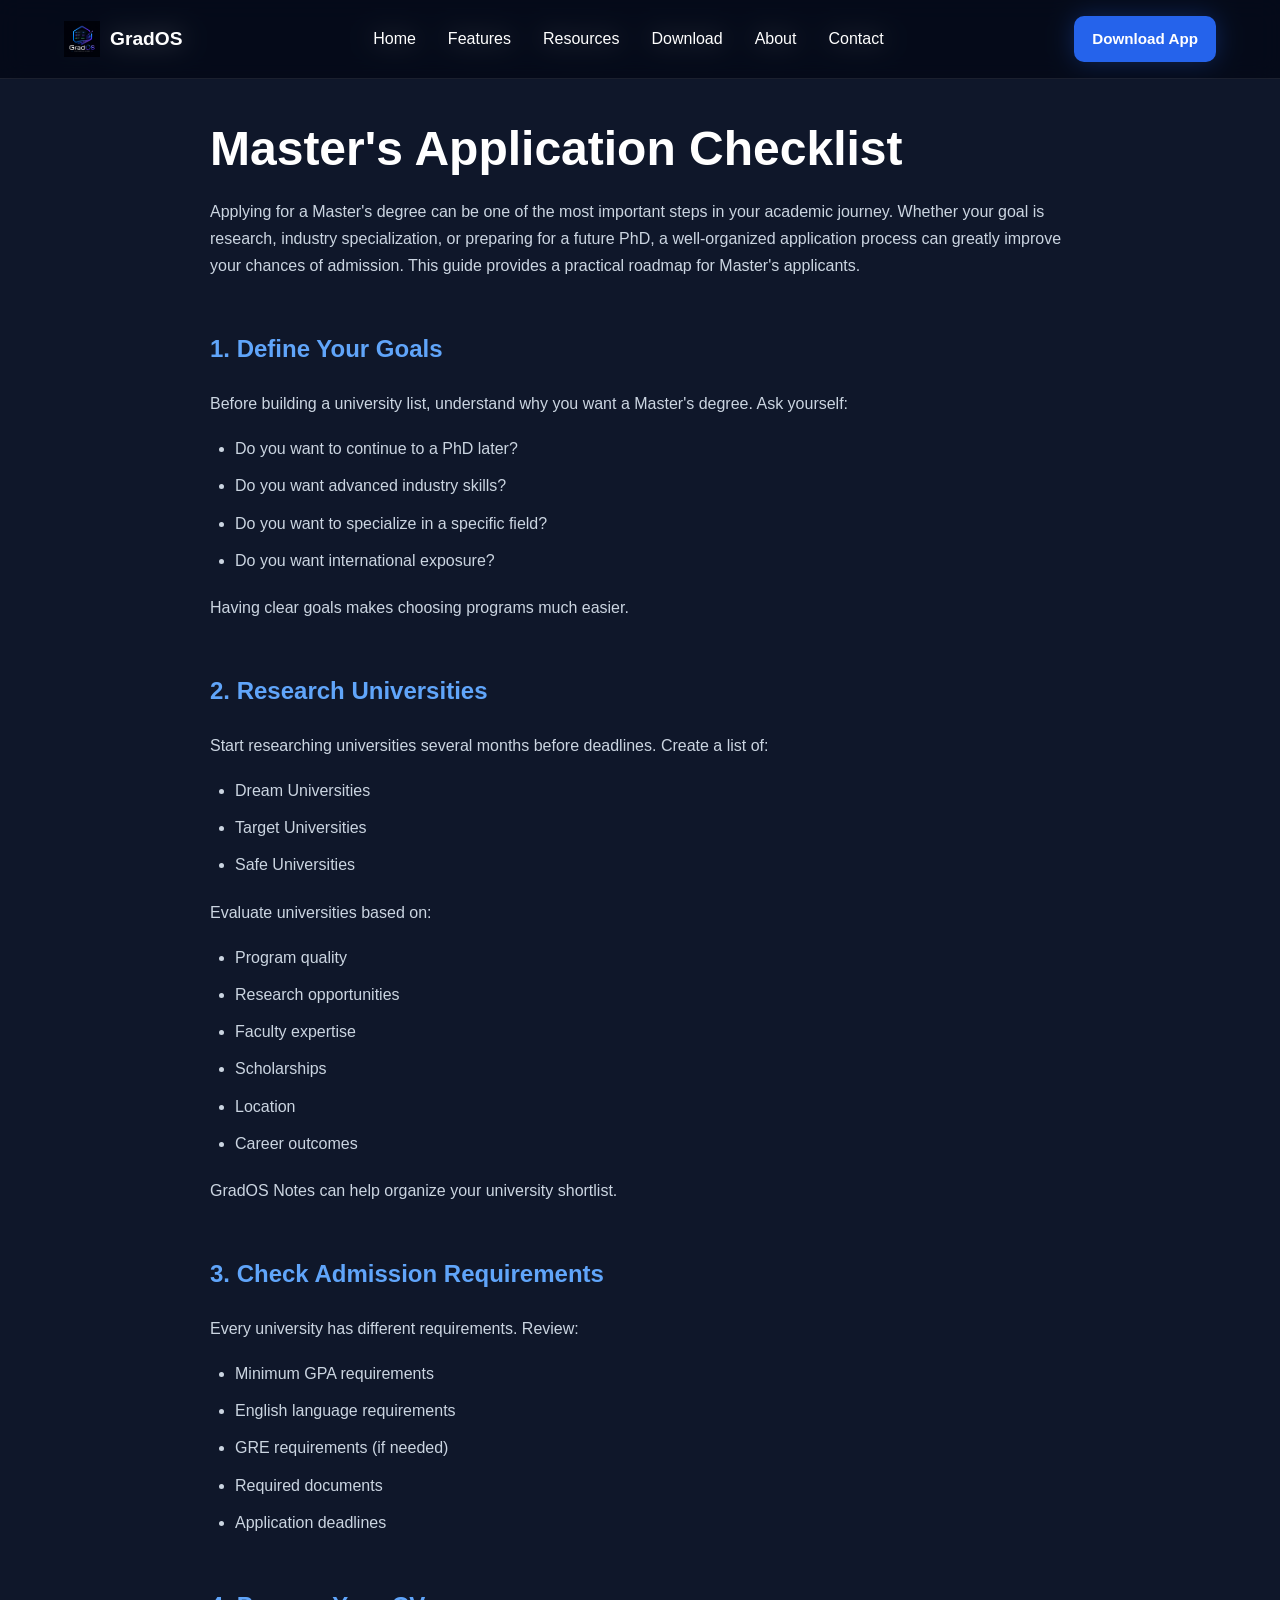
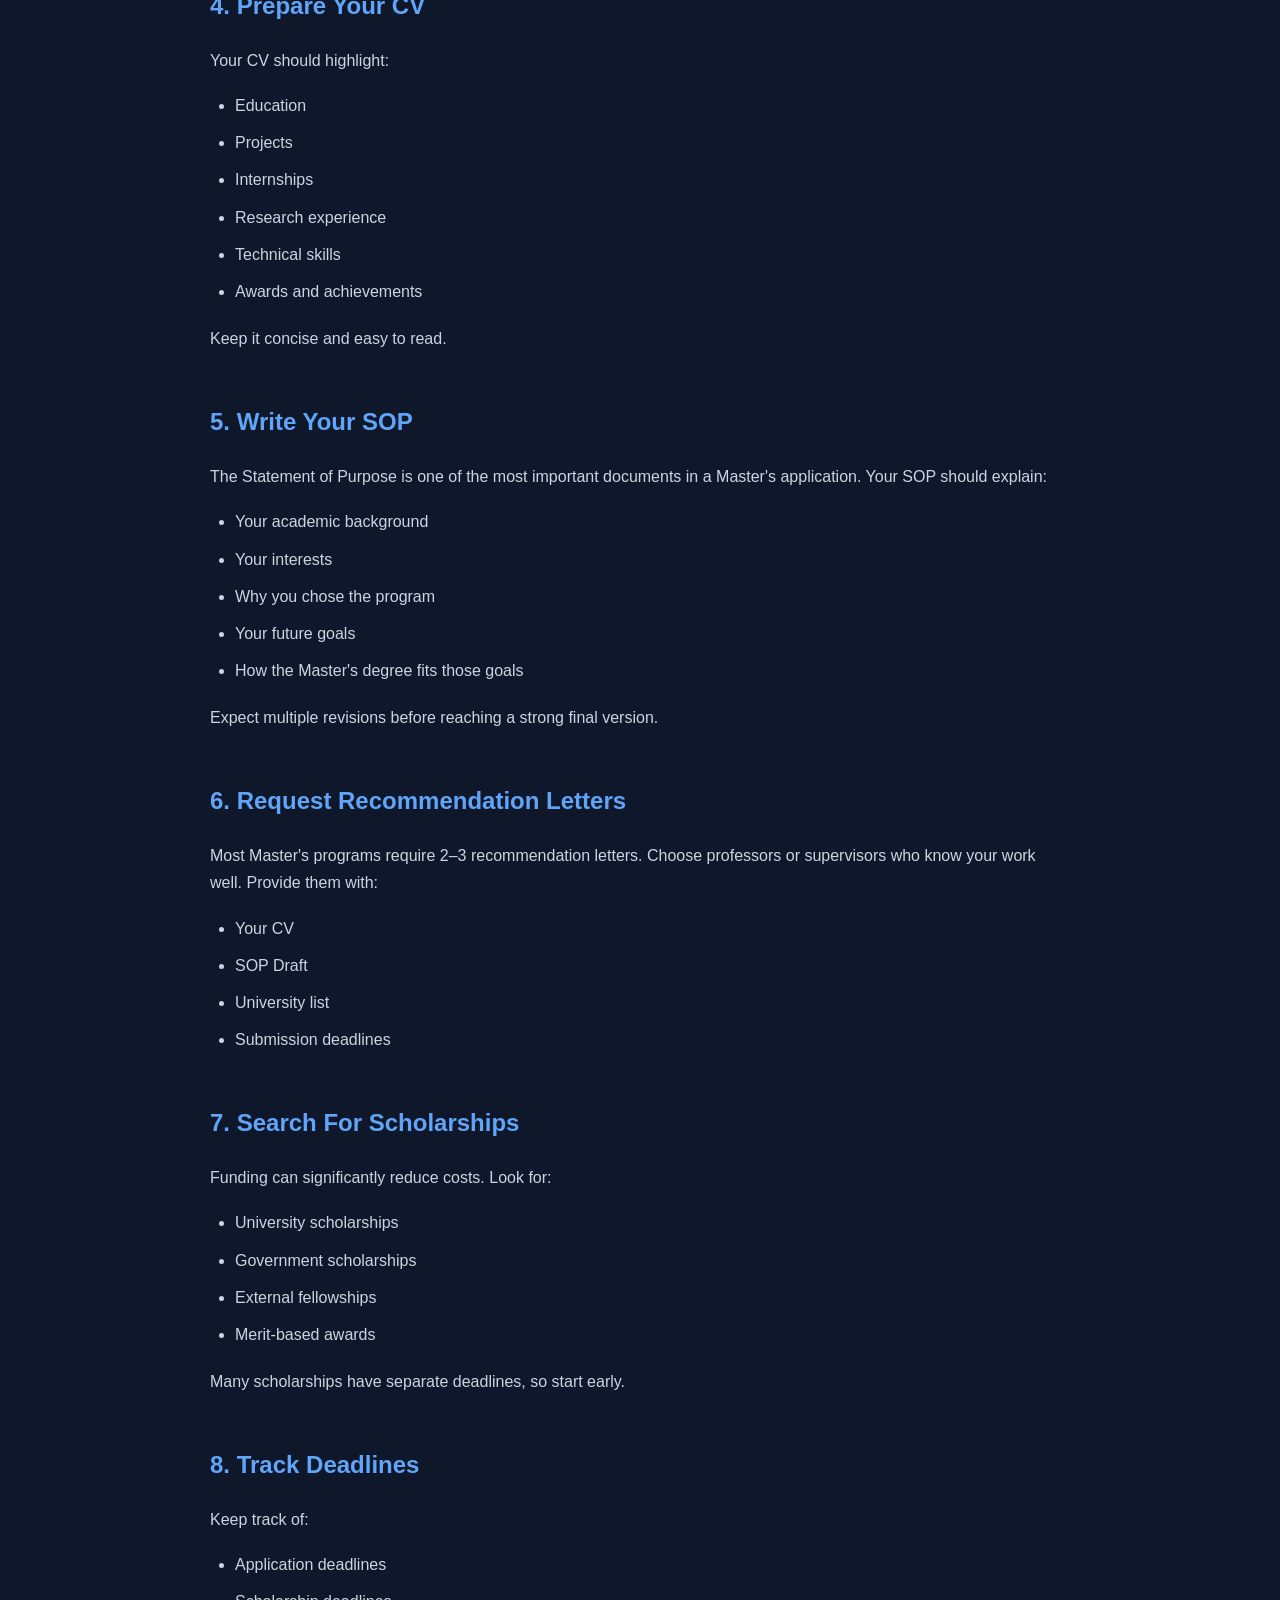
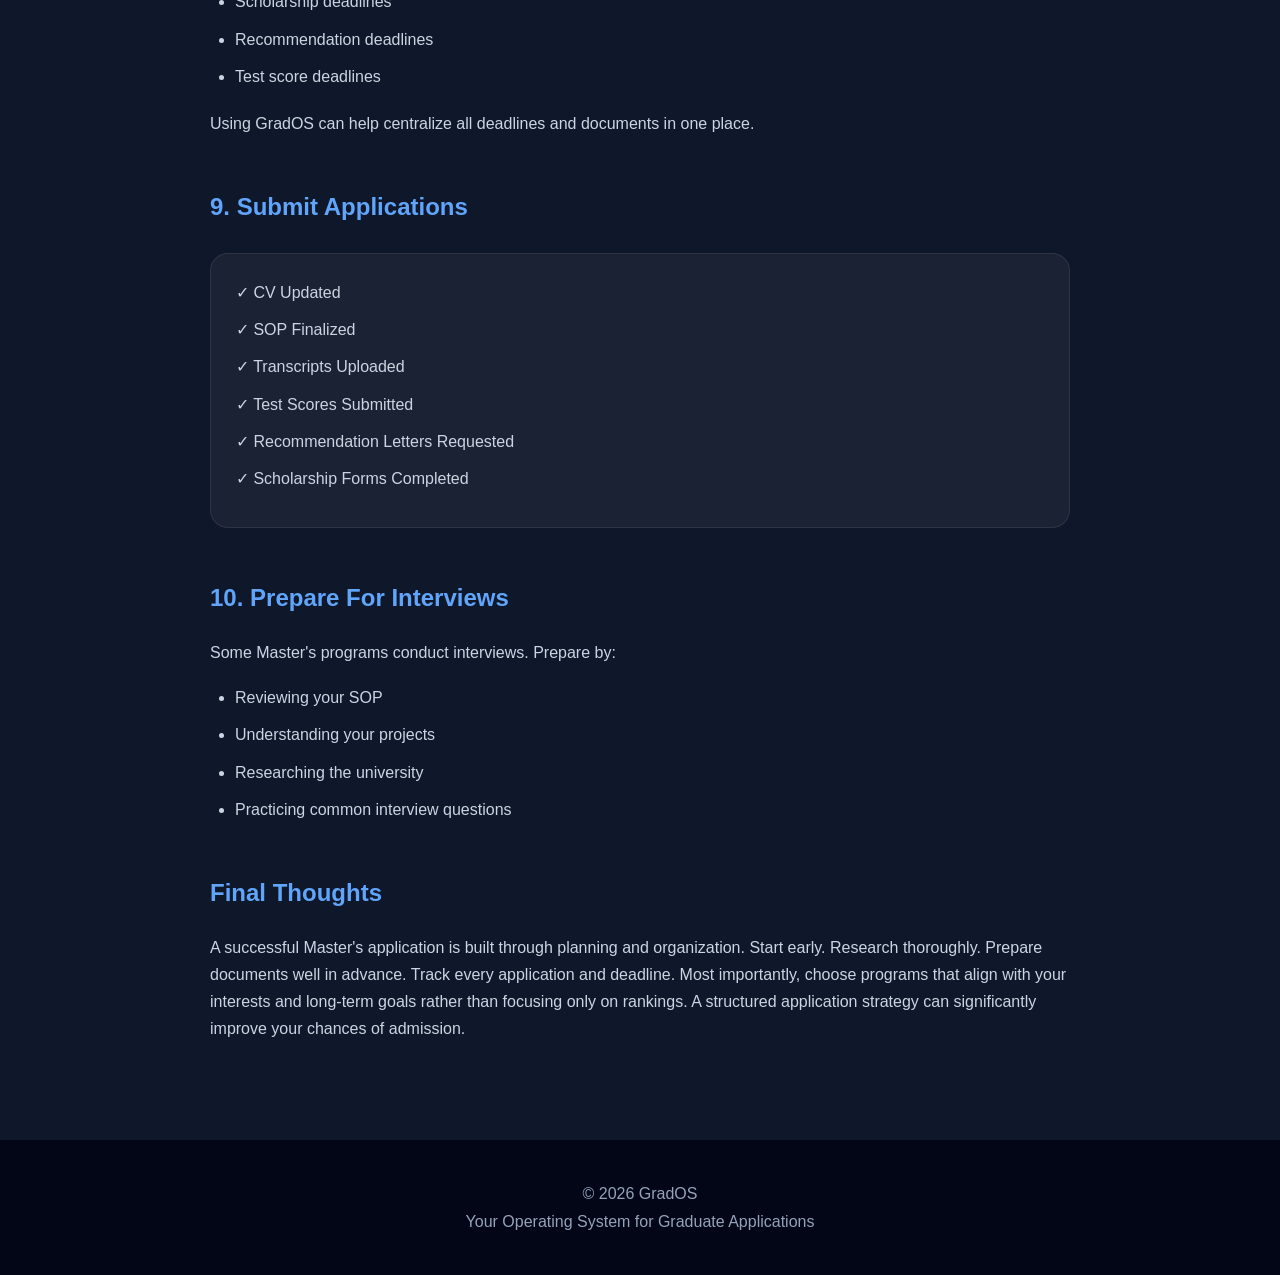
<file: resources/masters-application-checklist.html>
<!DOCTYPE html>
<html lang="en">

<head>
<link rel="icon" type="image/png" href="../favicon.png">
<nav class="navbar">

<div class="logo-container">

<img src="../images/logo.png"
alt="GradOS Logo"
class="logo">

<span>GradOS</span>

</div>

<ul class="nav-links">

<li><a href="../index.html">Home</a></li>
<li><a href="../features.html">Features</a></li>
<li><a href="../resources.html">Resources</a></li>
<li><a href="../download.html">Download</a></li>
<li><a href="../about.html">About</a></li>
<li><a href="../contact.html">Contact</a></li>

</ul>

<a href="../download.html" class="download-btn">
Download App
</a>

</nav>
<meta charset="UTF-8">
<meta name="viewport" content="width=device-width, initial-scale=1.0">

<title>Master's Application Checklist | GradOS</title>

<link rel="stylesheet" href="../css/style.css">

<style>

.article-container{
    max-width:900px;
    margin:auto;
    padding:120px 20px 80px;
}

.article-container h1{
    font-size:3rem;
    margin-bottom:20px;
    line-height:1.2;
}

.article-container h2{
    margin-top:50px;
    margin-bottom:20px;
    color:#60a5fa;
}

.article-container p{
    margin-bottom:18px;
    color:#cbd5e1;
}

.article-container ul{
    padding-left:25px;
    margin-bottom:20px;
}

.article-container li{
    margin-bottom:10px;
    color:#cbd5e1;
}

.checklist{
    background:rgba(255,255,255,.05);
    border:1px solid rgba(255,255,255,.08);
    border-radius:18px;
    padding:25px;
    margin-top:25px;
}

.checklist p{
    margin-bottom:10px;
}

</style>

</head>

<body>

<header>

<nav class="navbar">

<div class="logo-container">

<img src="../images/logo.png"
alt="GradOS Logo"
class="logo">

<span>GradOS</span>

</div>

<ul class="nav-links">

<li><a href="../index.html">Home</a></li>
<li><a href="../features.html">Features</a></li>
<li><a href="../resources.html">Resources</a></li>
<li><a href="../download.html">Download</a></li>
<li><a href="../about.html">About</a></li>
<li><a href="../contact.html">Contact</a></li>

</ul>

<a href="../download.html" class="download-btn">
Download App
</a>

</nav>

</header>

<main class="article-container">

<h1>
Master's Application Checklist
</h1>

<p>

Applying for a Master's degree can be one of the most important steps in your academic journey. Whether your goal is research, industry specialization, or preparing for a future PhD, a well-organized application process can greatly improve your chances of admission.

This guide provides a practical roadmap for Master's applicants.

</p>

<h2>
1. Define Your Goals
</h2>

<p>

Before building a university list, understand why you want a Master's degree.

Ask yourself:

</p>

<ul>

<li>Do you want to continue to a PhD later?</li>

<li>Do you want advanced industry skills?</li>

<li>Do you want to specialize in a specific field?</li>

<li>Do you want international exposure?</li>

</ul>

<p>

Having clear goals makes choosing programs much easier.

</p>

<h2>
2. Research Universities
</h2>

<p>

Start researching universities several months before deadlines.

Create a list of:

</p>

<ul>

<li>Dream Universities</li>

<li>Target Universities</li>

<li>Safe Universities</li>

</ul>

<p>

Evaluate universities based on:

</p>

<ul>

<li>Program quality</li>

<li>Research opportunities</li>

<li>Faculty expertise</li>

<li>Scholarships</li>

<li>Location</li>

<li>Career outcomes</li>

</ul>

<p>

GradOS Notes can help organize your university shortlist.

</p>

<h2>
3. Check Admission Requirements
</h2>

<p>

Every university has different requirements.

Review:

</p>

<ul>

<li>Minimum GPA requirements</li>

<li>English language requirements</li>

<li>GRE requirements (if needed)</li>

<li>Required documents</li>

<li>Application deadlines</li>

</ul>

<h2>
4. Prepare Your CV
</h2>

<p>

Your CV should highlight:

</p>

<ul>

<li>Education</li>

<li>Projects</li>

<li>Internships</li>

<li>Research experience</li>

<li>Technical skills</li>

<li>Awards and achievements</li>

</ul>

<p>

Keep it concise and easy to read.

</p>

<h2>
5. Write Your SOP
</h2>

<p>

The Statement of Purpose is one of the most important documents in a Master's application.

Your SOP should explain:

</p>

<ul>

<li>Your academic background</li>

<li>Your interests</li>

<li>Why you chose the program</li>

<li>Your future goals</li>

<li>How the Master's degree fits those goals</li>

</ul>

<p>

Expect multiple revisions before reaching a strong final version.

</p>

<h2>
6. Request Recommendation Letters
</h2>

<p>

Most Master's programs require 2–3 recommendation letters.

Choose professors or supervisors who know your work well.

Provide them with:

</p>

<ul>

<li>Your CV</li>

<li>SOP Draft</li>

<li>University list</li>

<li>Submission deadlines</li>

</ul>

<h2>
7. Search For Scholarships
</h2>

<p>

Funding can significantly reduce costs.

Look for:

</p>

<ul>

<li>University scholarships</li>

<li>Government scholarships</li>

<li>External fellowships</li>

<li>Merit-based awards</li>

</ul>

<p>

Many scholarships have separate deadlines, so start early.

</p>

<h2>
8. Track Deadlines
</h2>

<p>

Keep track of:

</p>

<ul>

<li>Application deadlines</li>

<li>Scholarship deadlines</li>

<li>Recommendation deadlines</li>

<li>Test score deadlines</li>

</ul>

<p>

Using GradOS can help centralize all deadlines and documents in one place.

</p>

<h2>
9. Submit Applications
</h2>

<div class="checklist">

<p>✓ CV Updated</p>

<p>✓ SOP Finalized</p>

<p>✓ Transcripts Uploaded</p>

<p>✓ Test Scores Submitted</p>

<p>✓ Recommendation Letters Requested</p>

<p>✓ Scholarship Forms Completed</p>

</div>

<h2>
10. Prepare For Interviews
</h2>

<p>

Some Master's programs conduct interviews.

Prepare by:

</p>

<ul>

<li>Reviewing your SOP</li>

<li>Understanding your projects</li>

<li>Researching the university</li>

<li>Practicing common interview questions</li>

</ul>

<h2>
Final Thoughts
</h2>

<p>

A successful Master's application is built through planning and organization.

Start early.

Research thoroughly.

Prepare documents well in advance.

Track every application and deadline.

Most importantly, choose programs that align with your interests and long-term goals rather than focusing only on rankings.

A structured application strategy can significantly improve your chances of admission.

</p>

</main>

<footer>

<div class="container">

<p>

© 2026 GradOS

<br>

Your Operating System for Graduate Applications

</p>

</div>

</footer>

</body>

</html>
</file>
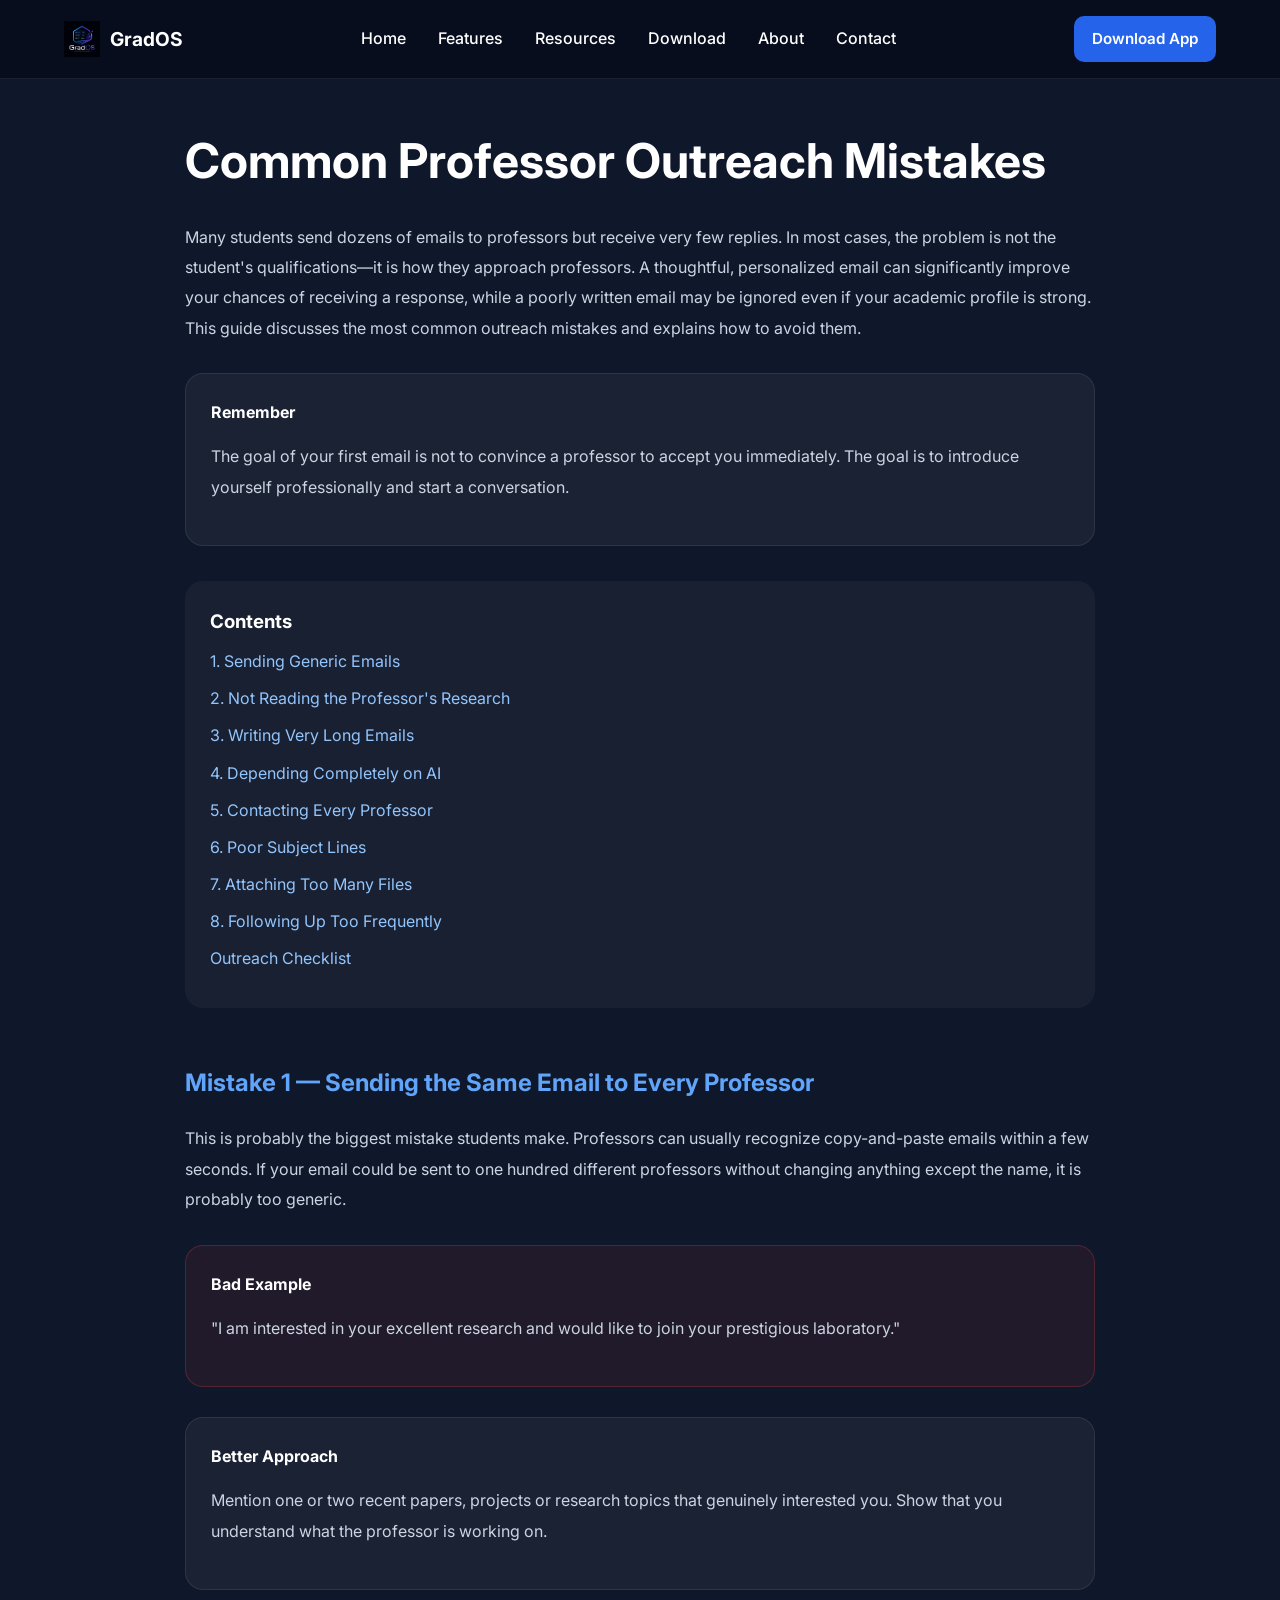
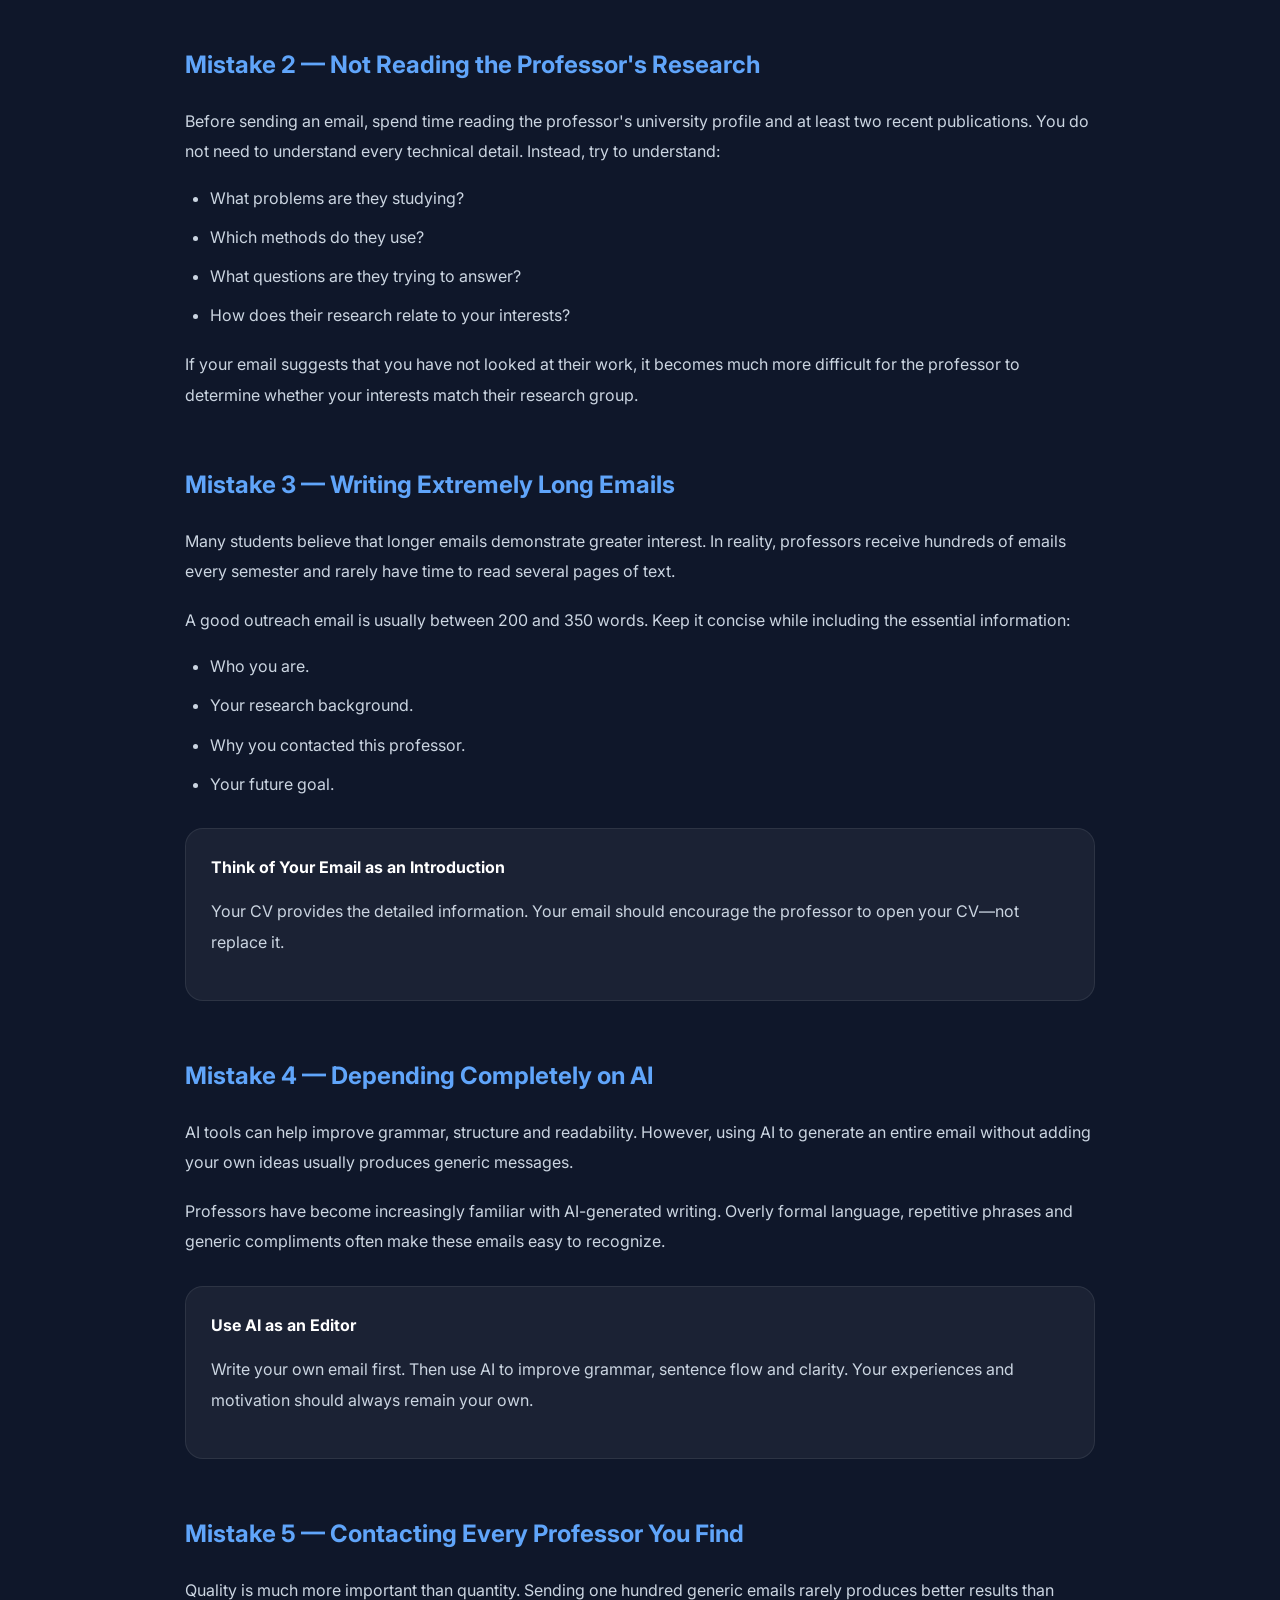
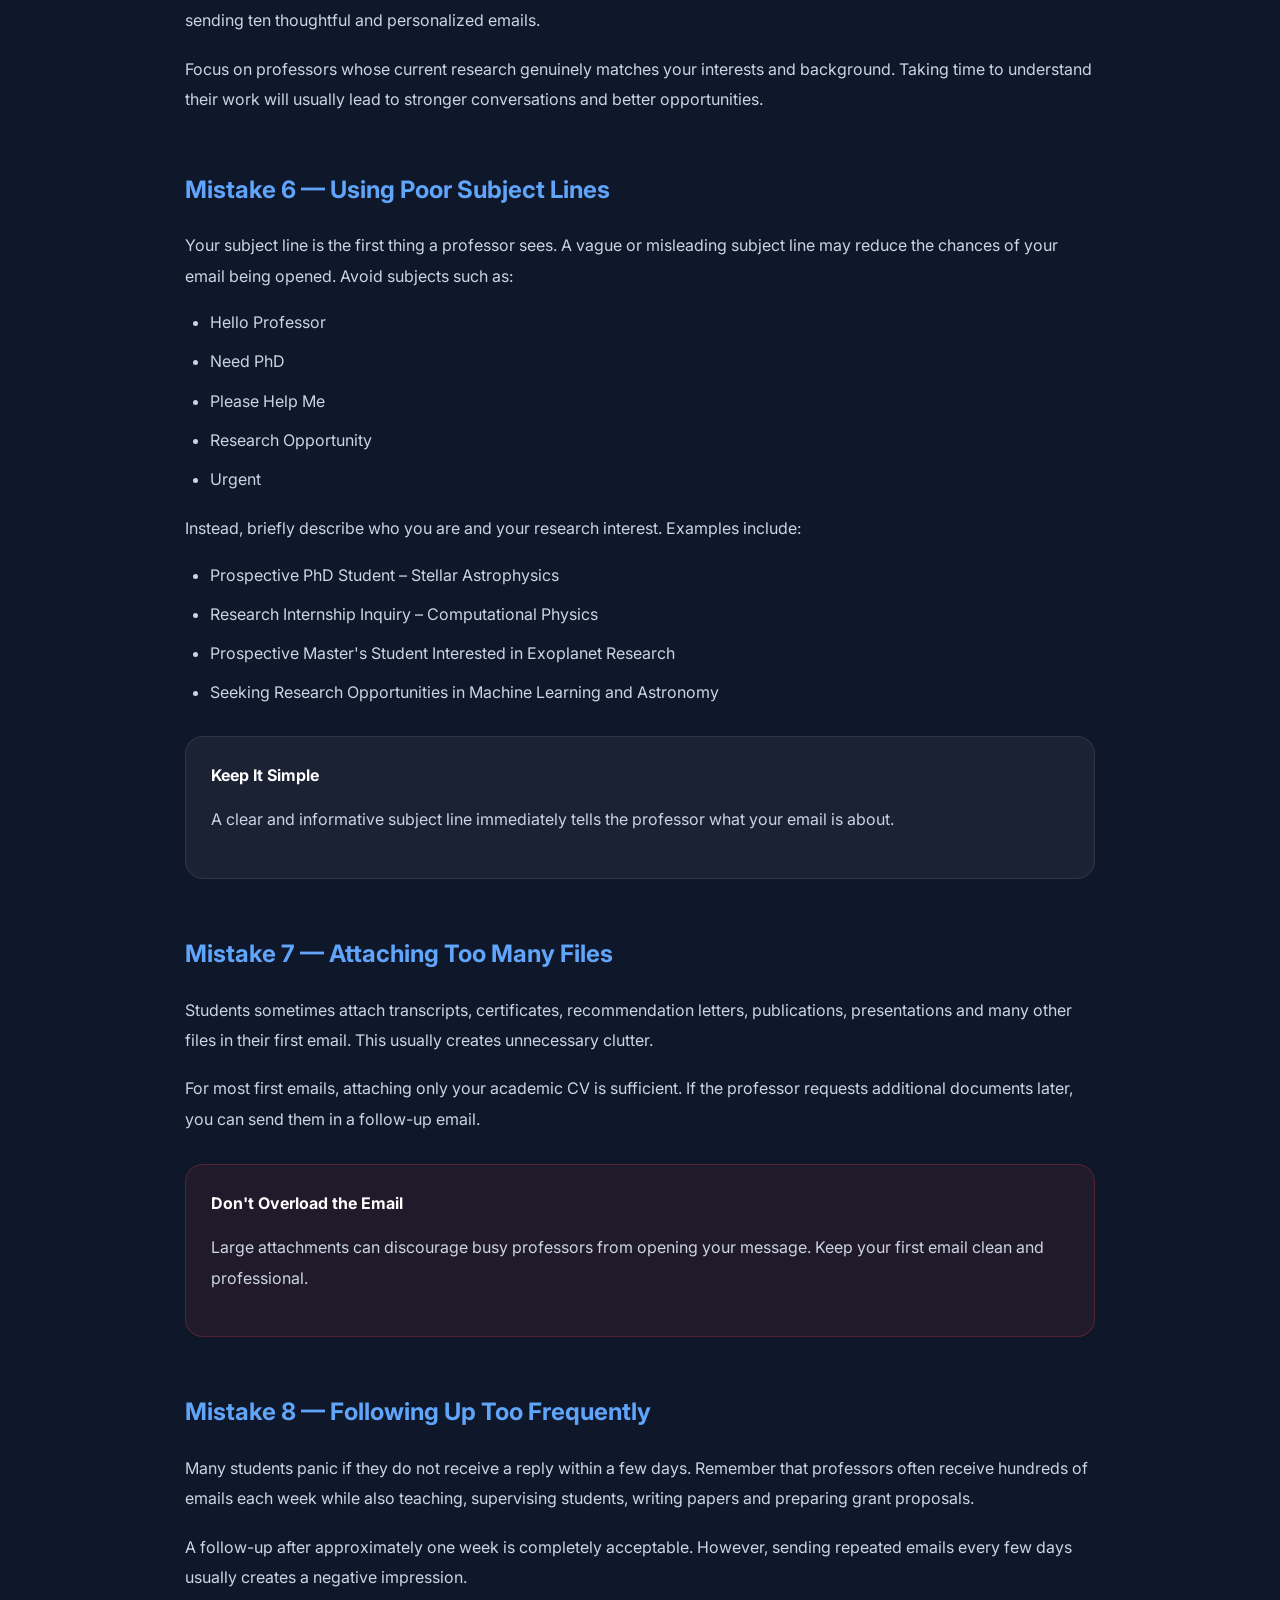
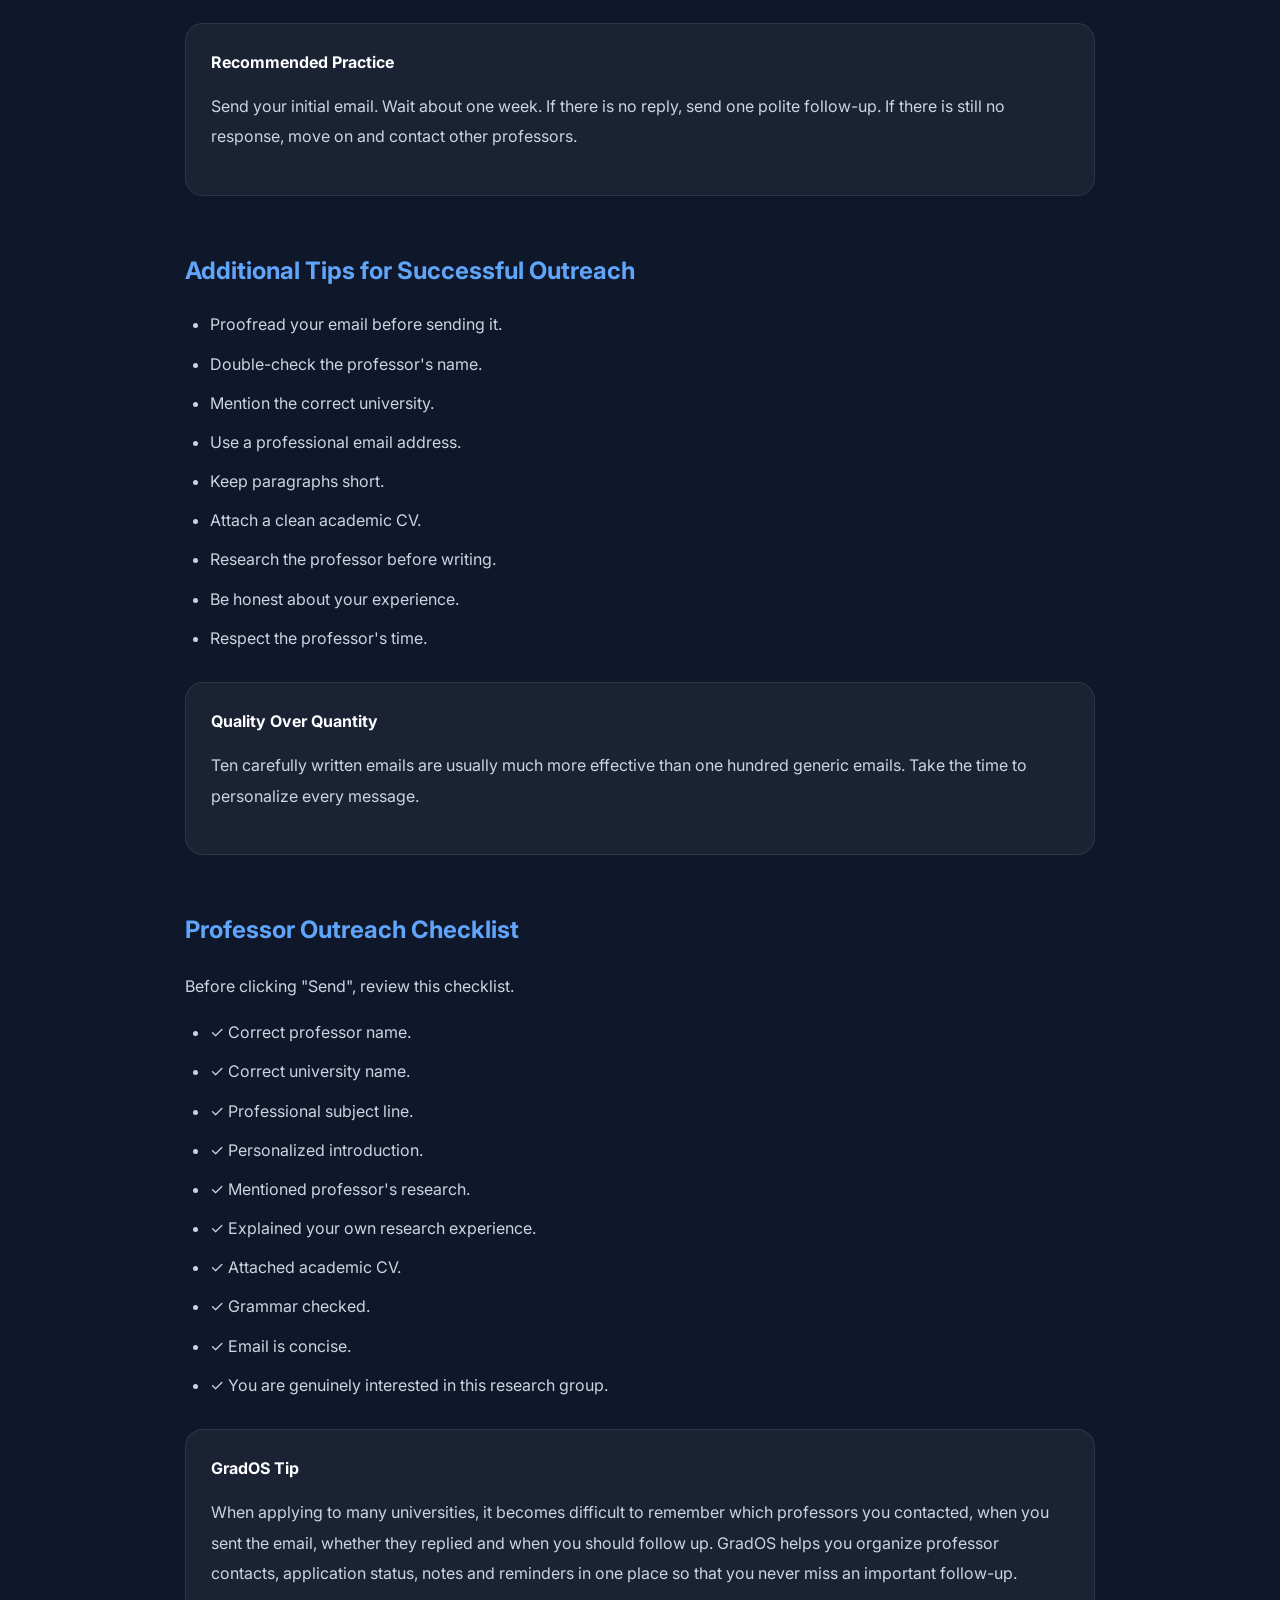
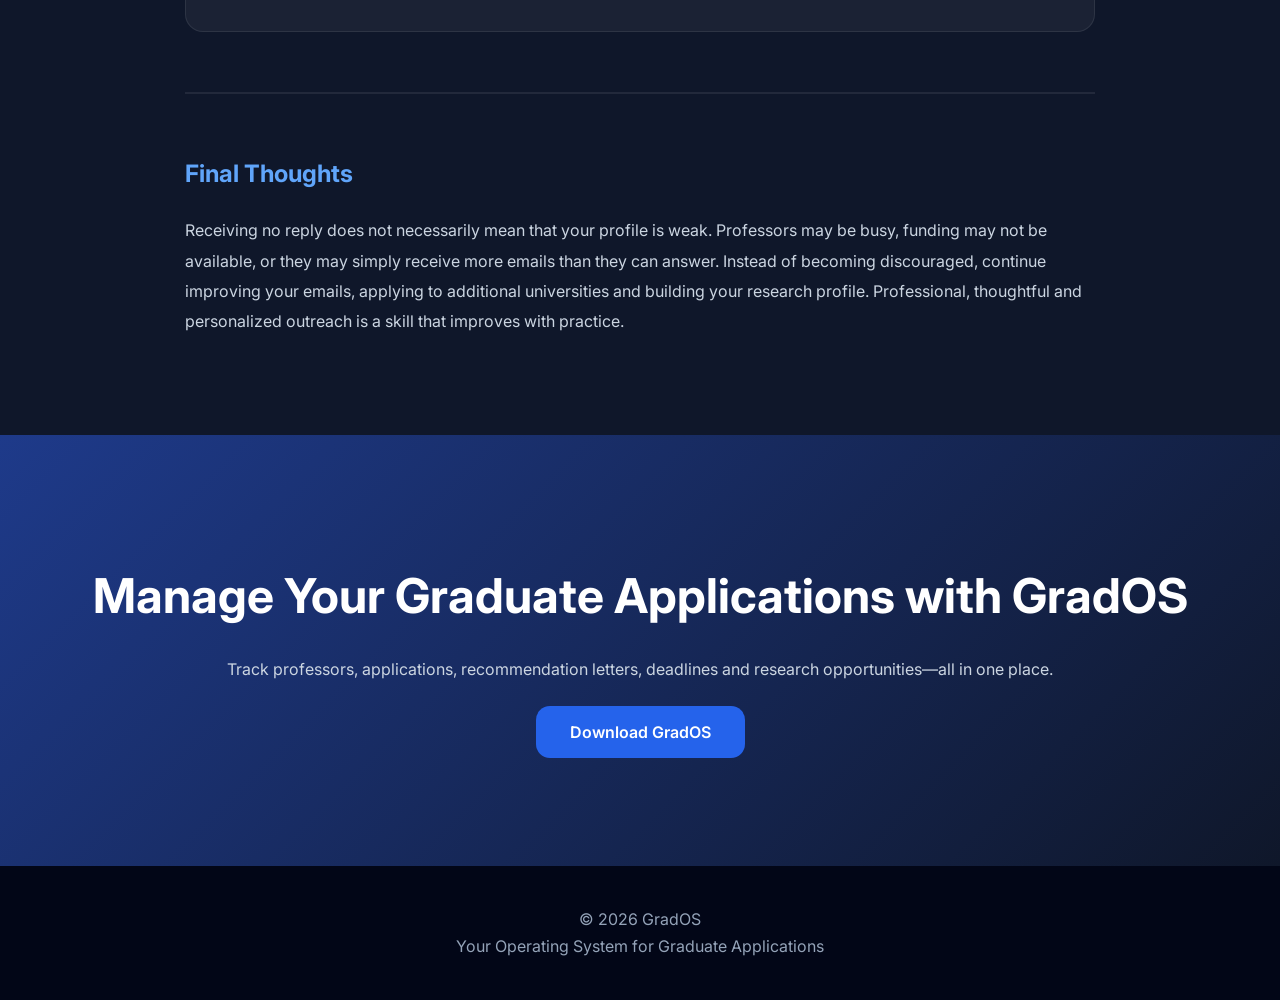
<file: resources/mistakes-outreac.html>
<!DOCTYPE html>
<html lang="en">

<head>

<meta charset="UTF-8">
<meta name="viewport" content="width=device-width, initial-scale=1.0">

<title>Common Professor Outreach Mistakes | GradOS</title>

<meta name="description" content="Learn the most common mistakes students make when contacting professors for PhD, Master's and research internship opportunities, and how to avoid them.">

<link rel="stylesheet" href="../css/style.css">

<link rel="icon" type="image/png" href="../favicon.png">

<link rel="preconnect" href="https://fonts.googleapis.com">
<link rel="preconnect" href="https://fonts.gstatic.com" crossorigin>

<link href="https://fonts.googleapis.com/css2?family=Inter:wght@300;400;500;600;700;800&display=swap" rel="stylesheet">

<style>

.article-container{
max-width:950px;
margin:auto;
padding:120px 20px 80px;
}

.article-container h1{
font-size:3rem;
margin-bottom:20px;
}

.article-container h2{
margin-top:55px;
margin-bottom:20px;
color:#60a5fa;
}

.article-container p{
color:#cbd5e1;
line-height:1.9;
margin-bottom:18px;
}

.article-container ul{
padding-left:25px;
margin-bottom:20px;
}

.article-container li{
color:#cbd5e1;
margin-bottom:12px;
}

.tip-box{
background:rgba(255,255,255,.05);
border:1px solid rgba(255,255,255,.08);
border-radius:18px;
padding:25px;
margin:30px 0;
}

.warning-box{
background:rgba(239,68,68,.08);
border:1px solid rgba(239,68,68,.25);
border-radius:18px;
padding:25px;
margin:30px 0;
}

.toc{
background:rgba(255,255,255,.04);
padding:25px;
border-radius:18px;
margin:35px 0;
}

.toc a{
display:block;
margin:10px 0;
color:#93c5fd;
}

</style>

</head>

<body>

<header>

<nav class="navbar">

<div class="logo-container">

<img src="../images/logo.png" alt="GradOS Logo" class="logo">

<span>GradOS</span>

</div>

<ul class="nav-links">

<li><a href="../index.html">Home</a></li>

<li><a href="../features.html">Features</a></li>

<li><a href="../resources.html">Resources</a></li>

<li><a href="../download.html">Download</a></li>

<li><a href="../about.html">About</a></li>

<li><a href="../contact.html">Contact</a></li>

</ul>

<a href="../download.html" class="download-btn">

Download App

</a>

</nav>

</header>

<main class="article-container">

<h1>

Common Professor Outreach Mistakes

</h1>

<p>

Many students send dozens of emails to professors but receive very few replies.

In most cases, the problem is not the student's qualifications—it is how they approach professors.

A thoughtful, personalized email can significantly improve your chances of receiving a response, while a poorly written email may be ignored even if your academic profile is strong.

This guide discusses the most common outreach mistakes and explains how to avoid them.

</p>

<div class="tip-box">

<strong>Remember</strong>

<p style="margin-top:15px;">

The goal of your first email is not to convince a professor to accept you immediately.

The goal is to introduce yourself professionally and start a conversation.

</p>

</div>

<div class="toc">

<h3>

Contents

</h3>

<a href="#mistake1">1. Sending Generic Emails</a>

<a href="#mistake2">2. Not Reading the Professor's Research</a>

<a href="#mistake3">3. Writing Very Long Emails</a>

<a href="#mistake4">4. Depending Completely on AI</a>

<a href="#mistake5">5. Contacting Every Professor</a>

<a href="#mistake6">6. Poor Subject Lines</a>

<a href="#mistake7">7. Attaching Too Many Files</a>

<a href="#mistake8">8. Following Up Too Frequently</a>

<a href="#checklist">Outreach Checklist</a>

</div>

<h2 id="mistake1">

Mistake 1 — Sending the Same Email to Every Professor

</h2>

<p>

This is probably the biggest mistake students make.

Professors can usually recognize copy-and-paste emails within a few seconds.

If your email could be sent to one hundred different professors without changing anything except the name, it is probably too generic.

</p>

<div class="warning-box">

<strong>Bad Example</strong>

<p style="margin-top:15px;">

"I am interested in your excellent research and would like to join your prestigious laboratory."

</p>

</div>

<div class="tip-box">

<strong>Better Approach</strong>

<p style="margin-top:15px;">

Mention one or two recent papers, projects or research topics that genuinely interested you.

Show that you understand what the professor is working on.

</p>

</div>

<h2 id="mistake2">

Mistake 2 — Not Reading the Professor's Research

</h2>

<p>

Before sending an email, spend time reading the professor's university profile and at least two recent publications.

You do not need to understand every technical detail.

Instead, try to understand:

</p>

<ul>

<li>What problems are they studying?</li>

<li>Which methods do they use?</li>

<li>What questions are they trying to answer?</li>

<li>How does their research relate to your interests?</li>

</ul>

<p>

If your email suggests that you have not looked at their work, it becomes much more difficult for the professor to determine whether your interests match their research group.

</p>

<h2 id="mistake3">

Mistake 3 — Writing Extremely Long Emails

</h2>

<p>

Many students believe that longer emails demonstrate greater interest.

In reality, professors receive hundreds of emails every semester and rarely have time to read several pages of text.

</p>

<p>

A good outreach email is usually between 200 and 350 words.

Keep it concise while including the essential information:

</p>

<ul>

<li>Who you are.</li>

<li>Your research background.</li>

<li>Why you contacted this professor.</li>

<li>Your future goal.</li>

</ul>

<div class="tip-box">

<strong>Think of Your Email as an Introduction</strong>

<p style="margin-top:15px;">

Your CV provides the detailed information.

Your email should encourage the professor to open your CV—not replace it.

</p>

</div>

<h2 id="mistake4">

Mistake 4 — Depending Completely on AI

</h2>

<p>

AI tools can help improve grammar, structure and readability.

However, using AI to generate an entire email without adding your own ideas usually produces generic messages.

</p>

<p>

Professors have become increasingly familiar with AI-generated writing.

Overly formal language, repetitive phrases and generic compliments often make these emails easy to recognize.

</p>

<div class="tip-box">

<strong>Use AI as an Editor</strong>

<p style="margin-top:15px;">

Write your own email first.

Then use AI to improve grammar, sentence flow and clarity.

Your experiences and motivation should always remain your own.

</p>

</div>

<h2 id="mistake5">

Mistake 5 — Contacting Every Professor You Find

</h2>

<p>

Quality is much more important than quantity.

Sending one hundred generic emails rarely produces better results than sending ten thoughtful and personalized emails.

</p>

<p>

Focus on professors whose current research genuinely matches your interests and background.

Taking time to understand their work will usually lead to stronger conversations and better opportunities.

</p>

<h2 id="mistake6">

Mistake 6 — Using Poor Subject Lines

</h2>

<p>

Your subject line is the first thing a professor sees.

A vague or misleading subject line may reduce the chances of your email being opened.

Avoid subjects such as:

</p>

<ul>

<li>Hello Professor</li>

<li>Need PhD</li>

<li>Please Help Me</li>

<li>Research Opportunity</li>

<li>Urgent</li>

</ul>

<p>

Instead, briefly describe who you are and your research interest.

Examples include:

</p>

<ul>

<li>Prospective PhD Student – Stellar Astrophysics</li>

<li>Research Internship Inquiry – Computational Physics</li>

<li>Prospective Master's Student Interested in Exoplanet Research</li>

<li>Seeking Research Opportunities in Machine Learning and Astronomy</li>

</ul>

<div class="tip-box">

<strong>Keep It Simple</strong>

<p style="margin-top:15px;">

A clear and informative subject line immediately tells the professor what your email is about.

</p>

</div>

<h2 id="mistake7">

Mistake 7 — Attaching Too Many Files

</h2>

<p>

Students sometimes attach transcripts, certificates, recommendation letters, publications, presentations and many other files in their first email.

This usually creates unnecessary clutter.

</p>

<p>

For most first emails, attaching only your academic CV is sufficient.

If the professor requests additional documents later, you can send them in a follow-up email.

</p>

<div class="warning-box">

<strong>Don't Overload the Email</strong>

<p style="margin-top:15px;">

Large attachments can discourage busy professors from opening your message.

Keep your first email clean and professional.

</p>

</div>

<h2 id="mistake8">

Mistake 8 — Following Up Too Frequently

</h2>

<p>

Many students panic if they do not receive a reply within a few days.

Remember that professors often receive hundreds of emails each week while also teaching, supervising students, writing papers and preparing grant proposals.

</p>

<p>

A follow-up after approximately one week is completely acceptable.

However, sending repeated emails every few days usually creates a negative impression.

</p>

<div class="tip-box">

<strong>Recommended Practice</strong>

<p style="margin-top:15px;">

Send your initial email.

Wait about one week.

If there is no reply, send one polite follow-up.

If there is still no response, move on and contact other professors.

</p>

</div>

<h2>

Additional Tips for Successful Outreach

</h2>

<ul>

<li>Proofread your email before sending it.</li>

<li>Double-check the professor's name.</li>

<li>Mention the correct university.</li>

<li>Use a professional email address.</li>

<li>Keep paragraphs short.</li>

<li>Attach a clean academic CV.</li>

<li>Research the professor before writing.</li>

<li>Be honest about your experience.</li>

<li>Respect the professor's time.</li>

</ul>

<div class="tip-box">

<strong>Quality Over Quantity</strong>

<p style="margin-top:15px;">

Ten carefully written emails are usually much more effective than one hundred generic emails.

Take the time to personalize every message.

</p>

</div>

<h2 id="checklist">

Professor Outreach Checklist

</h2>

<p>

Before clicking "Send", review this checklist.

</p>

<ul>

<li>✓ Correct professor name.</li>

<li>✓ Correct university name.</li>

<li>✓ Professional subject line.</li>

<li>✓ Personalized introduction.</li>

<li>✓ Mentioned professor's research.</li>

<li>✓ Explained your own research experience.</li>

<li>✓ Attached academic CV.</li>

<li>✓ Grammar checked.</li>

<li>✓ Email is concise.</li>

<li>✓ You are genuinely interested in this research group.</li>

</ul>

<div class="tip-box">

<strong>GradOS Tip</strong>

<p style="margin-top:15px;">

When applying to many universities, it becomes difficult to remember which professors you contacted, when you sent the email, whether they replied and when you should follow up.

GradOS helps you organize professor contacts, application status, notes and reminders in one place so that you never miss an important follow-up.

</p>

</div>

<hr style="margin:60px 0;border:1px solid rgba(255,255,255,.08);">

<h2>

Final Thoughts

</h2>

<p>

Receiving no reply does not necessarily mean that your profile is weak.

Professors may be busy, funding may not be available, or they may simply receive more emails than they can answer.

Instead of becoming discouraged, continue improving your emails, applying to additional universities and building your research profile.

Professional, thoughtful and personalized outreach is a skill that improves with practice.

</p>

</main>

<section class="cta">

<div class="container">

<h2>

Manage Your Graduate Applications with GradOS

</h2>

<p>

Track professors, applications, recommendation letters, deadlines and research opportunities—all in one place.

</p>

<a href="../download.html" class="primary-btn">

Download GradOS

</a>

</div>

</section>

<footer>

<div class="container">

<p>

© 2026 GradOS

<br>

Your Operating System for Graduate Applications

</p>

</div>

</footer>

</body>

</html>
</file>
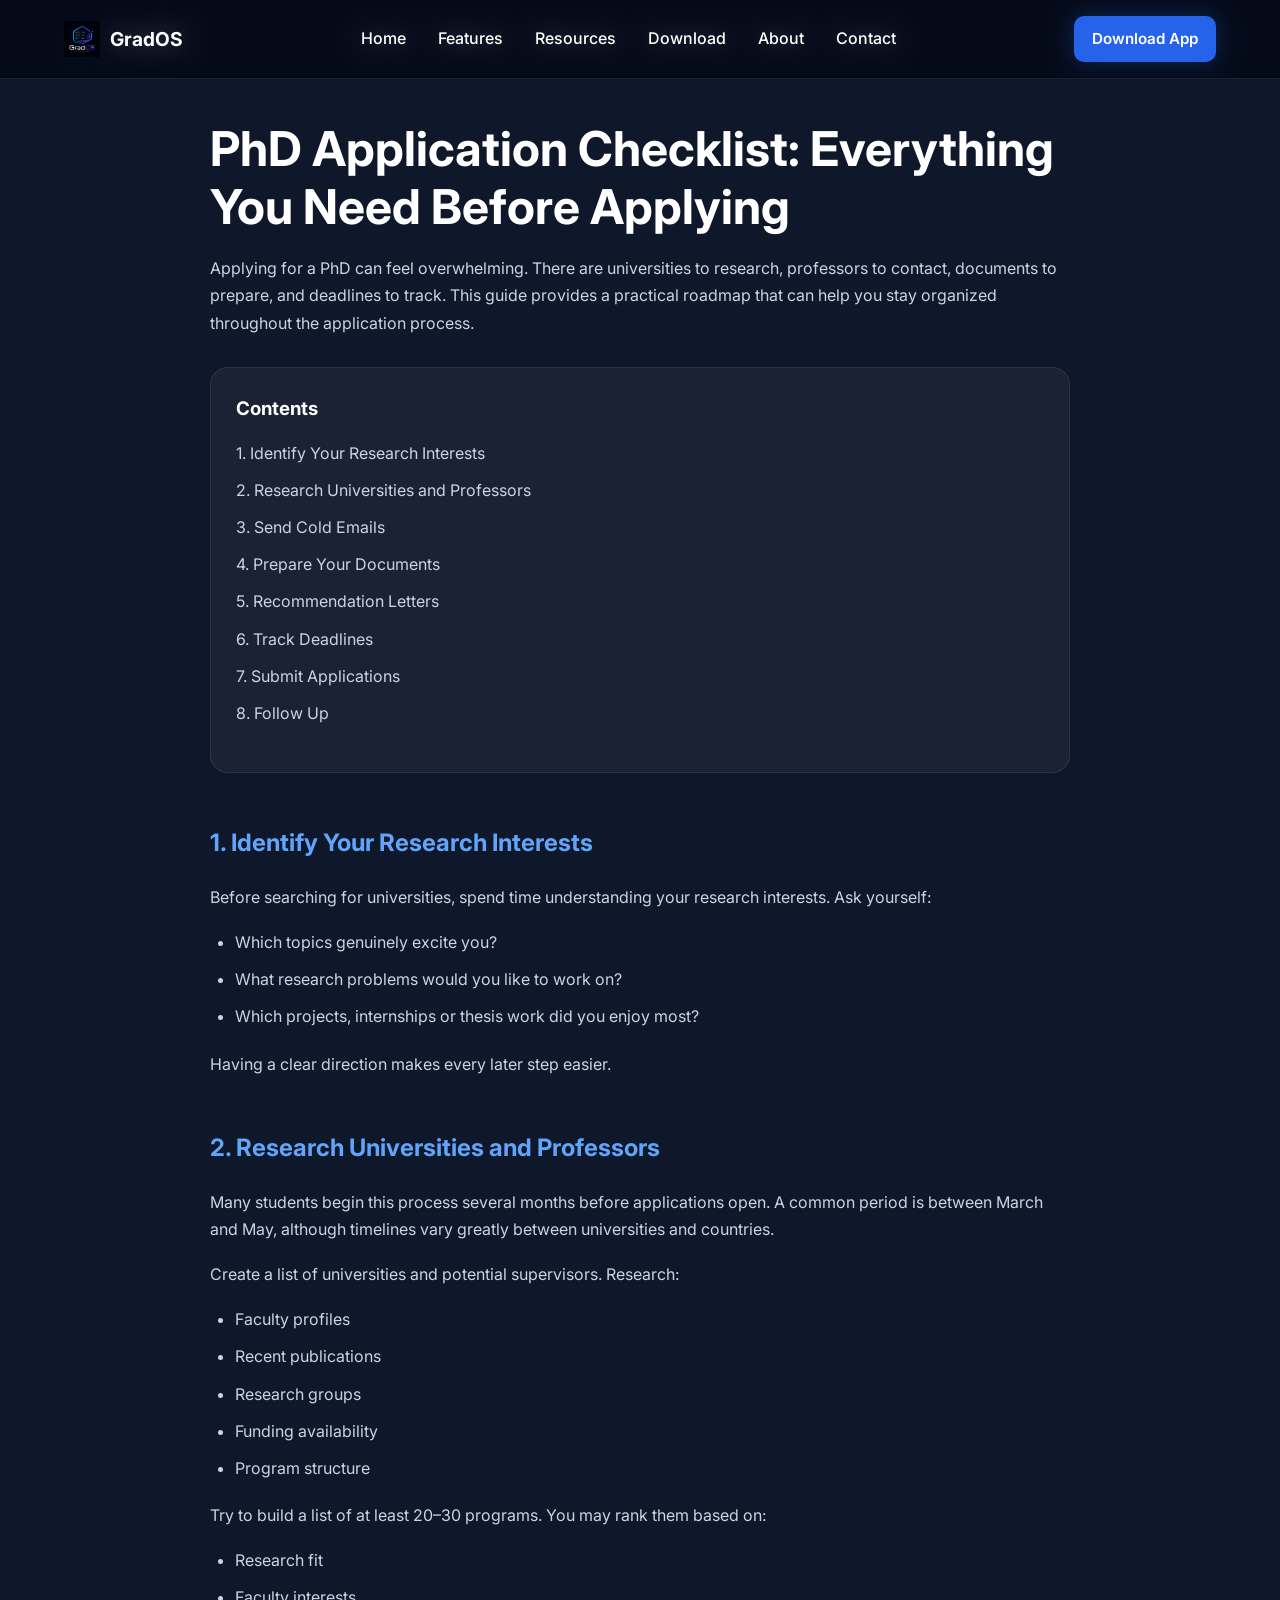
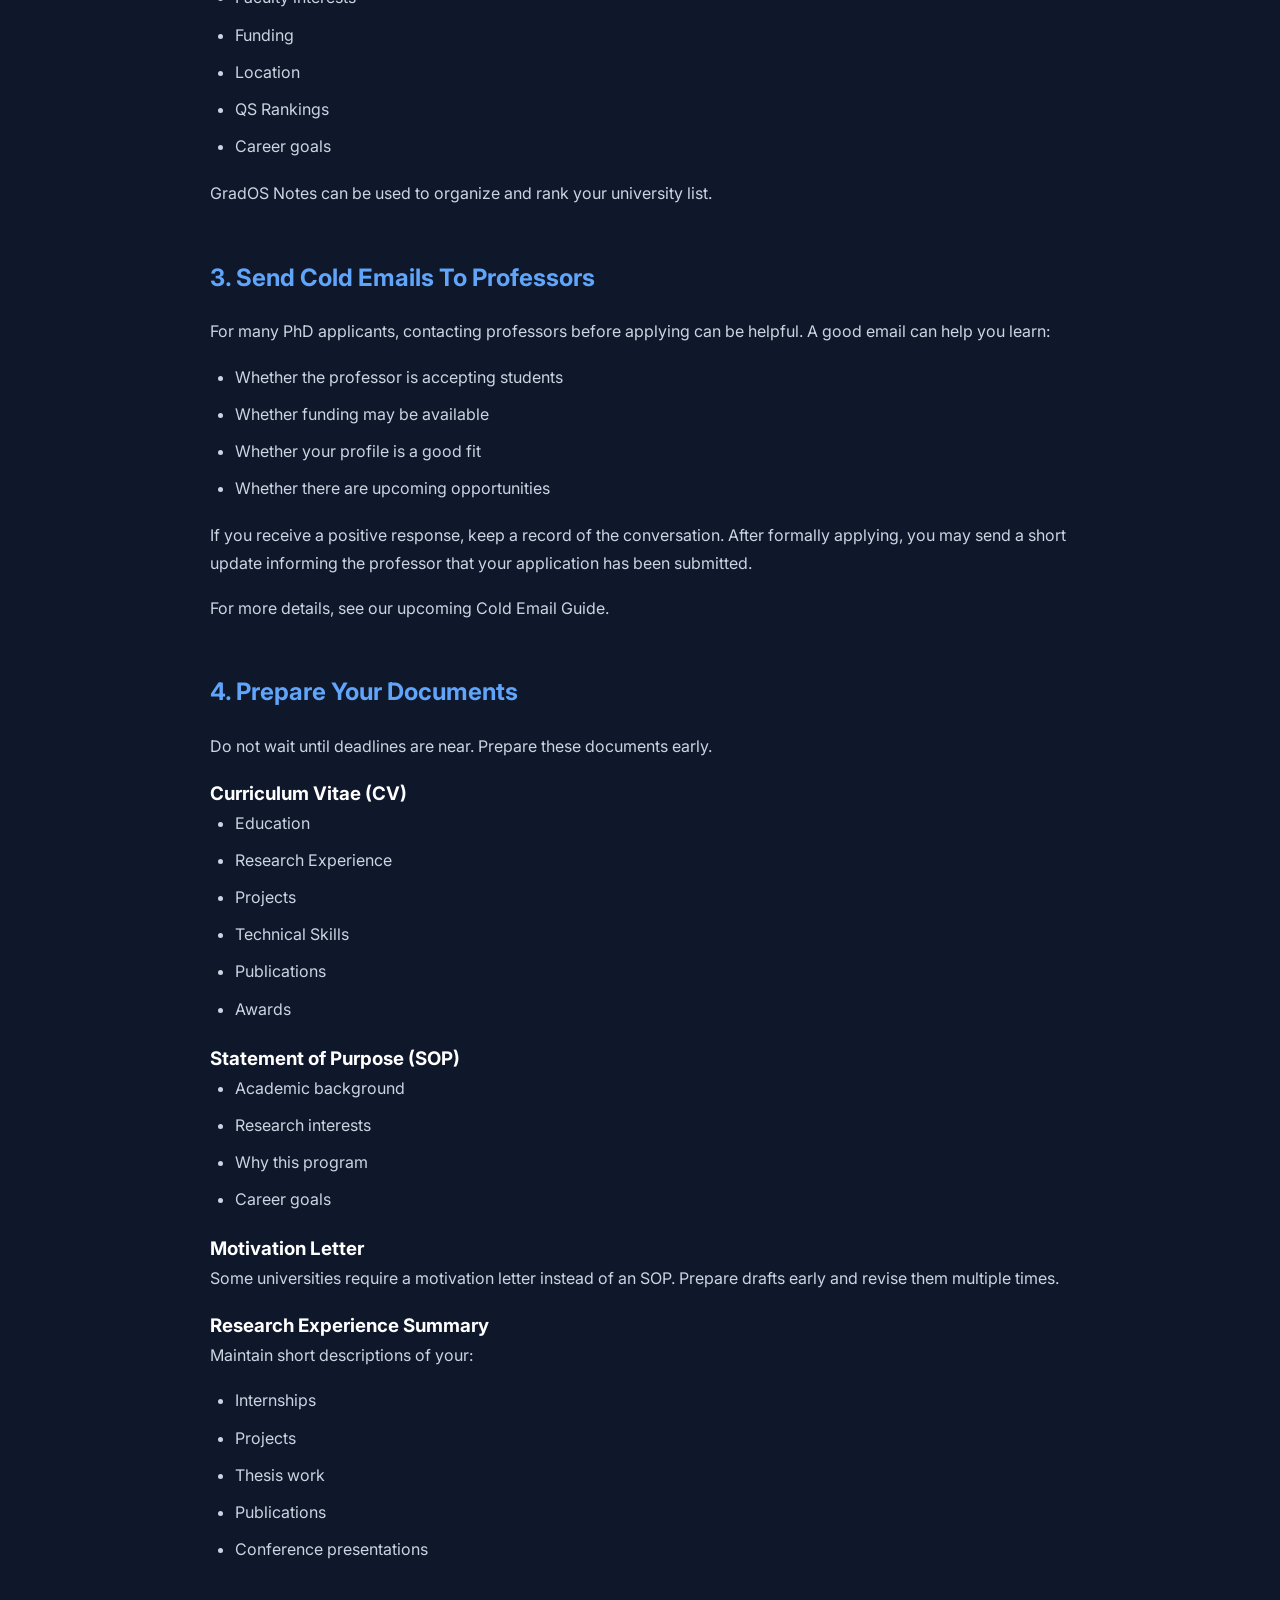
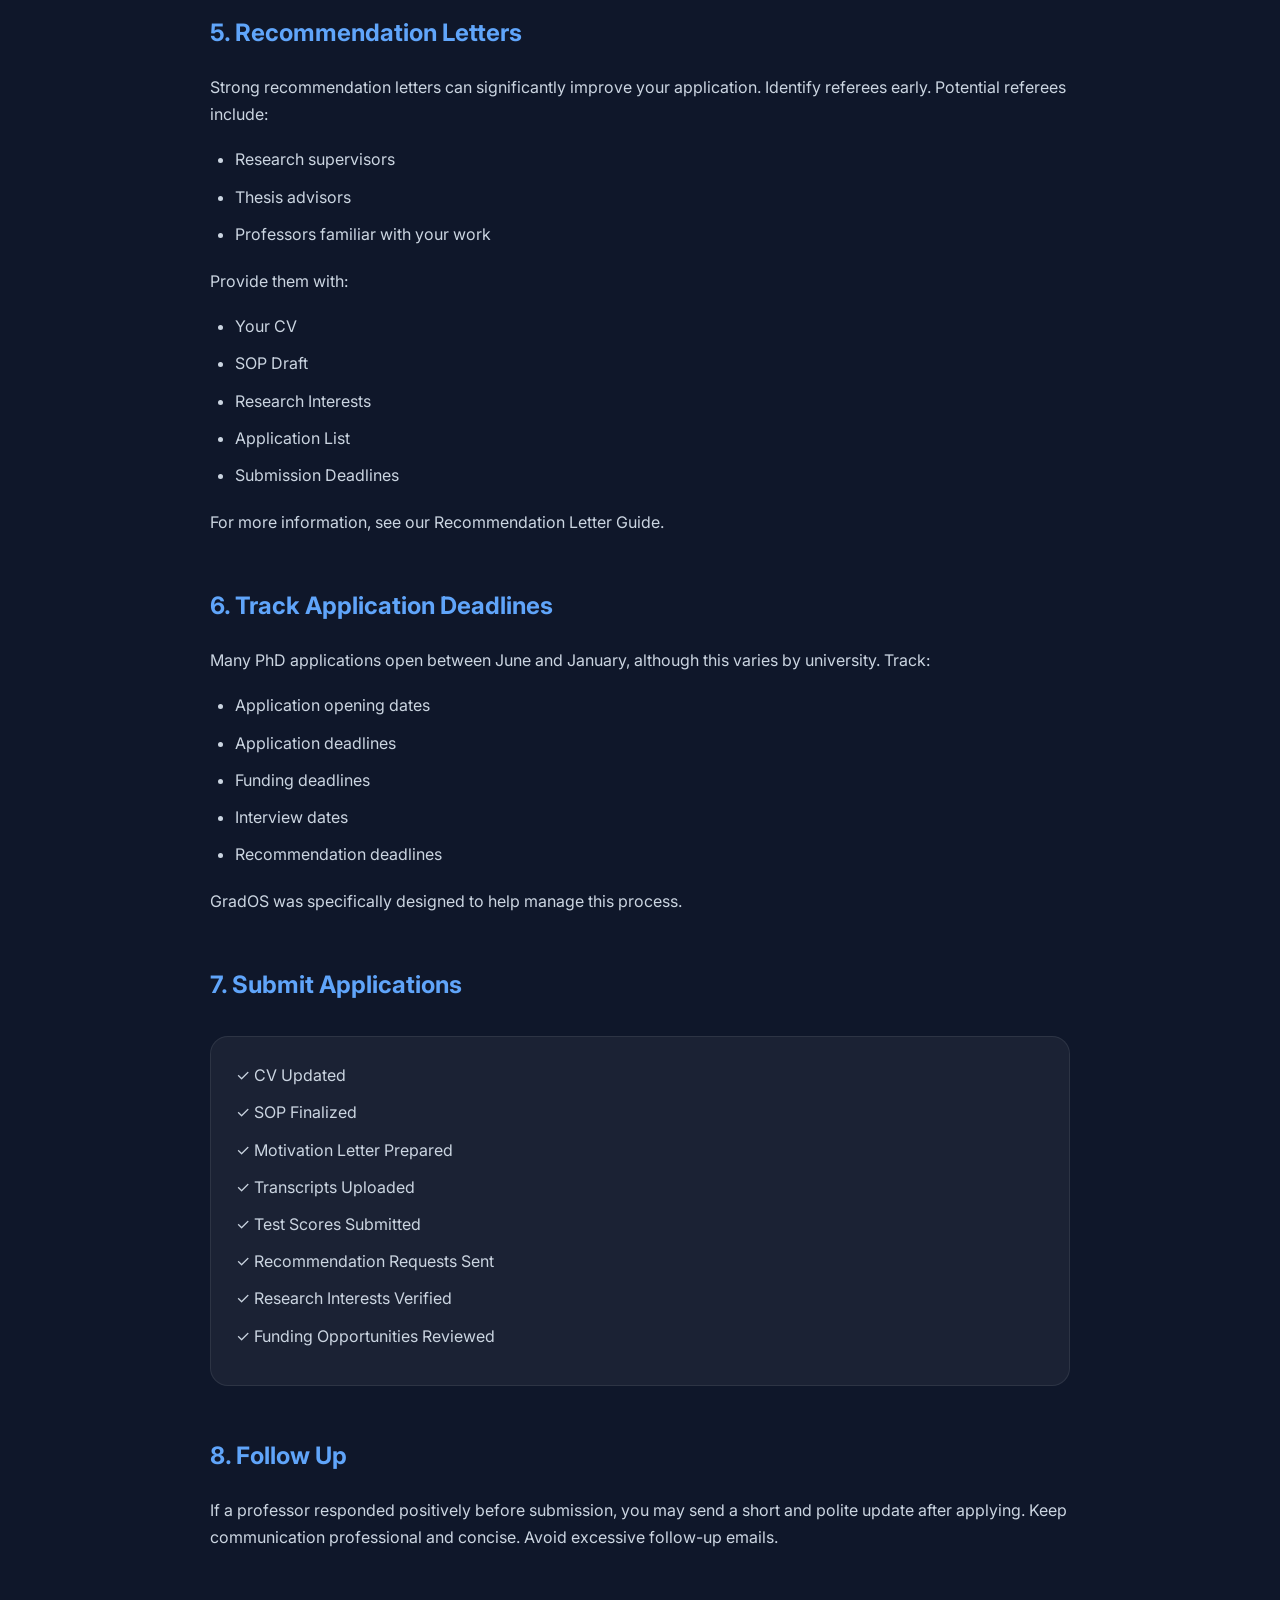
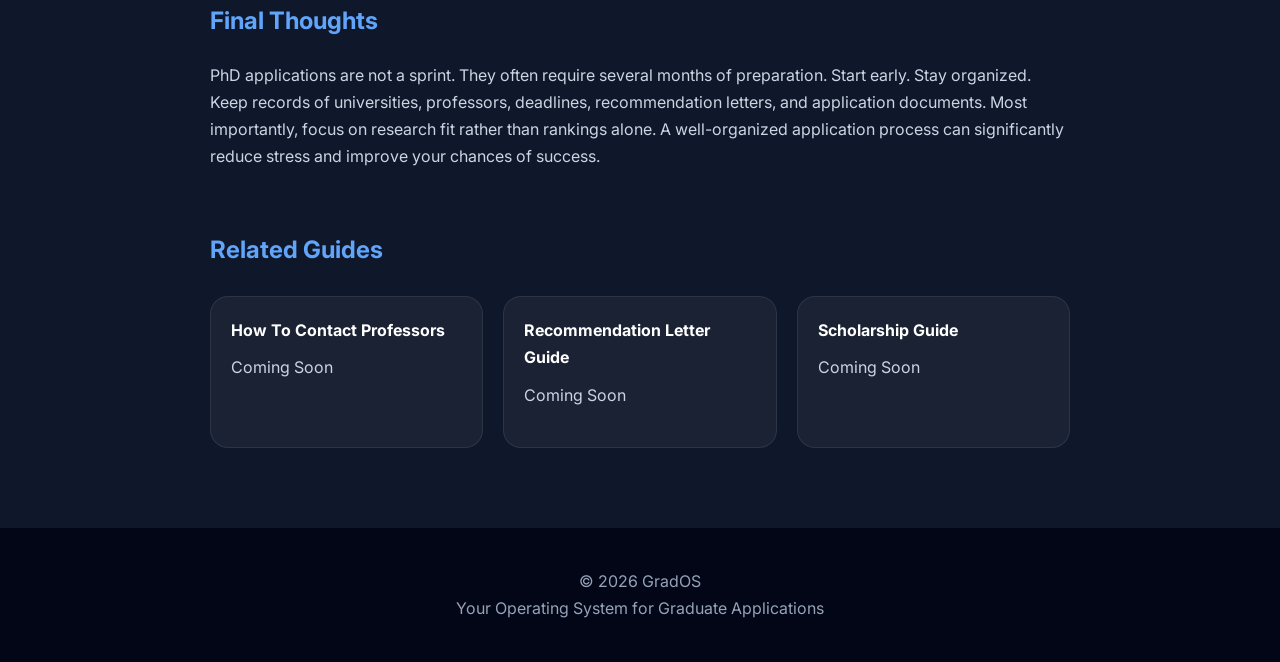
<file: resources/phd-application-checklist.html>
<!DOCTYPE html>
<html lang="en">

<head>
<link rel="icon" type="image/png" href="../favicon.png">
<nav class="navbar">

<div class="logo-container">

<img src="../images/logo.png"
alt="GradOS Logo"
class="logo">

<span>GradOS</span>

</div>

<ul class="nav-links">

<li><a href="../index.html">Home</a></li>
<li><a href="../features.html">Features</a></li>
<li><a href="../resources.html">Resources</a></li>
<li><a href="../download.html">Download</a></li>
<li><a href="../about.html">About</a></li>
<li><a href="../contact.html">Contact</a></li>

</ul>

<a href="../download.html" class="download-btn">
Download App
</a>

</nav>

<meta charset="UTF-8">
<meta name="viewport" content="width=device-width, initial-scale=1.0">

<title>PhD Application Checklist | GradOS</title>

<meta name="description"
content="Complete PhD Application Checklist. Learn how to find professors, prepare SOPs, recommendation letters, CVs, and manage application deadlines.">

<link rel="stylesheet" href="../css/style.css">

<link rel="preconnect" href="https://fonts.googleapis.com">
<link rel="preconnect" href="https://fonts.gstatic.com" crossorigin>

<link href="https://fonts.googleapis.com/css2?family=Inter:wght@300;400;500;600;700;800&display=swap" rel="stylesheet">

<style>

.article-container{

    max-width:900px;

    margin:auto;

    padding:120px 20px 80px;
}

.article-container h1{

    font-size:3rem;

    margin-bottom:20px;

    line-height:1.2;
}

.article-container h2{

    margin-top:50px;
    margin-bottom:20px;

    color:#60a5fa;
}

.article-container p{

    margin-bottom:18px;

    color:#cbd5e1;
}

.article-container ul{

    padding-left:25px;

    margin-bottom:20px;
}

.article-container li{

    margin-bottom:10px;

    color:#cbd5e1;
}

.toc{

    background:rgba(255,255,255,.05);

    border:1px solid rgba(255,255,255,.08);

    border-radius:18px;

    padding:25px;

    margin:30px 0;
}

.toc h3{

    margin-bottom:15px;
}

.toc ul{

    list-style:none;

    padding-left:0;
}

.toc li{

    margin-bottom:10px;
}

.checklist{

    background:rgba(255,255,255,.05);

    border:1px solid rgba(255,255,255,.08);

    border-radius:18px;

    padding:25px;

    margin-top:30px;
}

.checklist p{

    margin-bottom:10px;
}

.related-guides{

    margin-top:60px;
}

.related-grid{

    display:grid;

    grid-template-columns:
    repeat(auto-fit,minmax(250px,1fr));

    gap:20px;

    margin-top:25px;
}

.related-card{

    background:rgba(255,255,255,.05);

    border:1px solid rgba(255,255,255,.08);

    border-radius:18px;

    padding:20px;
}

.related-card h4{

    margin-bottom:10px;
}

</style>

</head>

<body>

<header>

<nav class="navbar">

<div class="logo-container">

<img src="../images/logo.png"
alt="GradOS Logo"
class="logo">

<span>GradOS</span>

</div>

<ul class="nav-links">

<li><a href="../index.html">Home</a></li>
<li><a href="../features.html">Features</a></li>
<li><a href="../resources.html">Resources</a></li>
<li><a href="../download.html">Download</a></li>
<li><a href="../about.html">About</a></li>
<li><a href="../contact.html">Contact</a></li>

</ul>

<a href="../download.html" class="download-btn">
Download App
</a>

</nav>

</header>

<main class="article-container">

<h1>
PhD Application Checklist:
Everything You Need Before Applying
</h1>

<p>

Applying for a PhD can feel overwhelming.
There are universities to research,
professors to contact,
documents to prepare,
and deadlines to track.

This guide provides a practical roadmap that can help you stay organized throughout the application process.

</p>

<div class="toc">

<h3>
Contents
</h3>

<ul>

<li>1. Identify Your Research Interests</li>
<li>2. Research Universities and Professors</li>
<li>3. Send Cold Emails</li>
<li>4. Prepare Your Documents</li>
<li>5. Recommendation Letters</li>
<li>6. Track Deadlines</li>
<li>7. Submit Applications</li>
<li>8. Follow Up</li>

</ul>

</div>

<h2>
1. Identify Your Research Interests
</h2>

<p>

Before searching for universities,
spend time understanding your research interests.

Ask yourself:

</p>

<ul>

<li>Which topics genuinely excite you?</li>

<li>What research problems would you like to work on?</li>

<li>Which projects, internships or thesis work did you enjoy most?</li>

</ul>

<p>

Having a clear direction makes every later step easier.

</p>

<h2>
2. Research Universities and Professors
</h2>

<p>

Many students begin this process several months before applications open.
A common period is between March and May, although timelines vary greatly between universities and countries.

</p>

<p>

Create a list of universities and potential supervisors.

Research:

</p>

<ul>

<li>Faculty profiles</li>

<li>Recent publications</li>

<li>Research groups</li>

<li>Funding availability</li>

<li>Program structure</li>

</ul>

<p>

Try to build a list of at least 20–30 programs.

You may rank them based on:

</p>

<ul>

<li>Research fit</li>

<li>Faculty interests</li>

<li>Funding</li>

<li>Location</li>

<li>QS Rankings</li>

<li>Career goals</li>

</ul>

<p>

GradOS Notes can be used to organize and rank your university list.

</p>

<h2>
3. Send Cold Emails To Professors
</h2>

<p>

For many PhD applicants,
contacting professors before applying can be helpful.

A good email can help you learn:

</p>

<ul>

<li>Whether the professor is accepting students</li>

<li>Whether funding may be available</li>

<li>Whether your profile is a good fit</li>

<li>Whether there are upcoming opportunities</li>

</ul>

<p>

If you receive a positive response,
keep a record of the conversation.

After formally applying,
you may send a short update informing the professor that your application has been submitted.

</p>

<p>

For more details, see our upcoming Cold Email Guide.

</p>

<h2>
4. Prepare Your Documents
</h2>

<p>

Do not wait until deadlines are near.

Prepare these documents early.

</p>

<h3>
Curriculum Vitae (CV)
</h3>

<ul>

<li>Education</li>

<li>Research Experience</li>

<li>Projects</li>

<li>Technical Skills</li>

<li>Publications</li>

<li>Awards</li>

</ul>

<h3>
Statement of Purpose (SOP)
</h3>

<ul>

<li>Academic background</li>

<li>Research interests</li>

<li>Why this program</li>

<li>Career goals</li>

</ul>

<h3>
Motivation Letter
</h3>

<p>

Some universities require a motivation letter instead of an SOP.

Prepare drafts early and revise them multiple times.

</p>

<h3>
Research Experience Summary
</h3>

<p>

Maintain short descriptions of your:

</p>

<ul>

<li>Internships</li>

<li>Projects</li>

<li>Thesis work</li>

<li>Publications</li>

<li>Conference presentations</li>

</ul>

<h2>
5. Recommendation Letters
</h2>

<p>

Strong recommendation letters can significantly improve your application.

Identify referees early.

Potential referees include:

</p>

<ul>

<li>Research supervisors</li>

<li>Thesis advisors</li>

<li>Professors familiar with your work</li>

</ul>

<p>

Provide them with:

</p>

<ul>

<li>Your CV</li>

<li>SOP Draft</li>

<li>Research Interests</li>

<li>Application List</li>

<li>Submission Deadlines</li>

</ul>

<p>

For more information, see our Recommendation Letter Guide.

</p>

<h2>
6. Track Application Deadlines
</h2>

<p>

Many PhD applications open between June and January,
although this varies by university.

Track:

</p>

<ul>

<li>Application opening dates</li>

<li>Application deadlines</li>

<li>Funding deadlines</li>

<li>Interview dates</li>

<li>Recommendation deadlines</li>

</ul>

<p>

GradOS was specifically designed to help manage this process.

</p>

<h2>
7. Submit Applications
</h2>

<div class="checklist">

<p>✓ CV Updated</p>

<p>✓ SOP Finalized</p>

<p>✓ Motivation Letter Prepared</p>

<p>✓ Transcripts Uploaded</p>

<p>✓ Test Scores Submitted</p>

<p>✓ Recommendation Requests Sent</p>

<p>✓ Research Interests Verified</p>

<p>✓ Funding Opportunities Reviewed</p>

</div>

<h2>
8. Follow Up
</h2>

<p>

If a professor responded positively before submission,
you may send a short and polite update after applying.

Keep communication professional and concise.

Avoid excessive follow-up emails.

</p>

<h2>
Final Thoughts
</h2>

<p>

PhD applications are not a sprint.

They often require several months of preparation.

Start early.

Stay organized.

Keep records of universities,
professors,
deadlines,
recommendation letters,
and application documents.

Most importantly,
focus on research fit rather than rankings alone.

A well-organized application process can significantly reduce stress and improve your chances of success.

</p>

<div class="related-guides">

<h2>
Related Guides
</h2>

<div class="related-grid">

<div class="related-card">

<h4>
How To Contact Professors
</h4>

<p>
Coming Soon
</p>

</div>

<div class="related-card">

<h4>
Recommendation Letter Guide
</h4>

<p>
Coming Soon
</p>

</div>

<div class="related-card">

<h4>
Scholarship Guide
</h4>

<p>
Coming Soon
</p>

</div>

</div>

</div>

</main>

<footer>

<div class="container">

<p>

© 2026 GradOS

<br>

Your Operating System for Graduate Applications

</p>

</div>

</footer>

</body>

</html>
</file>
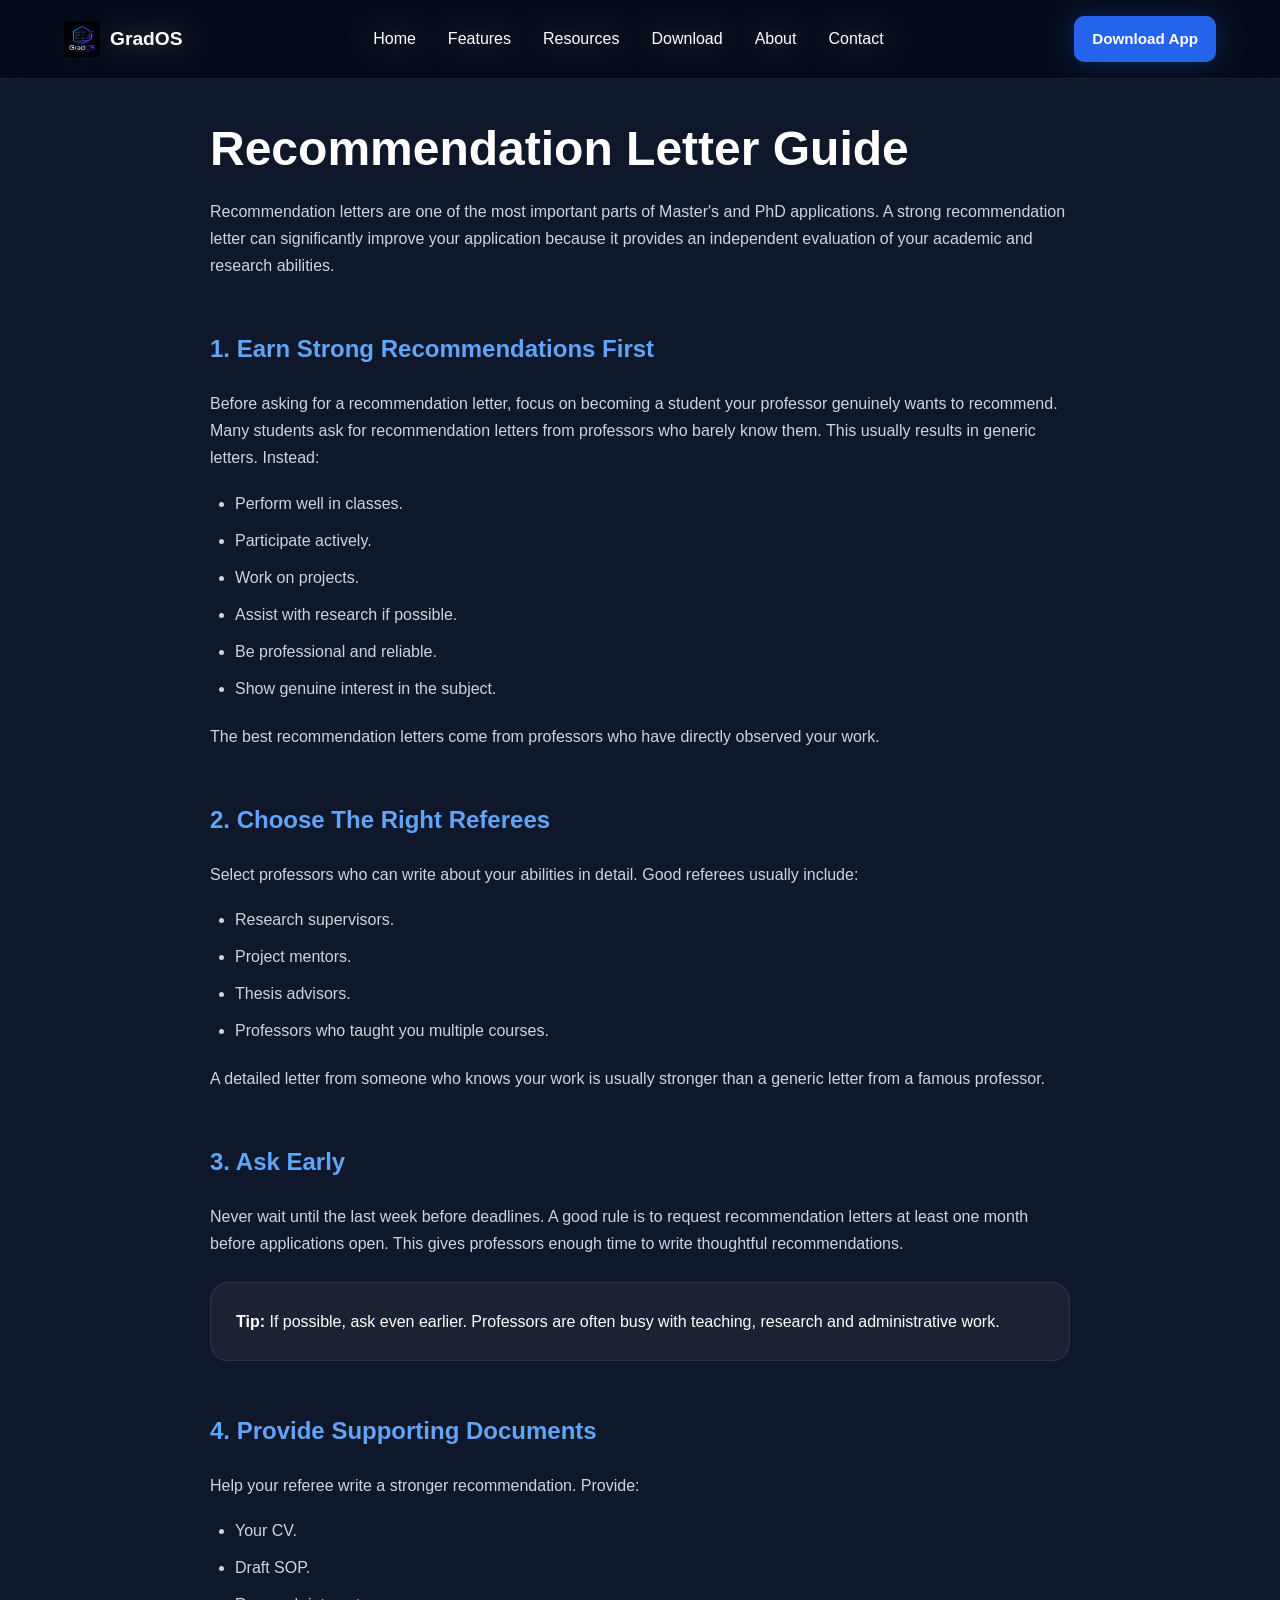
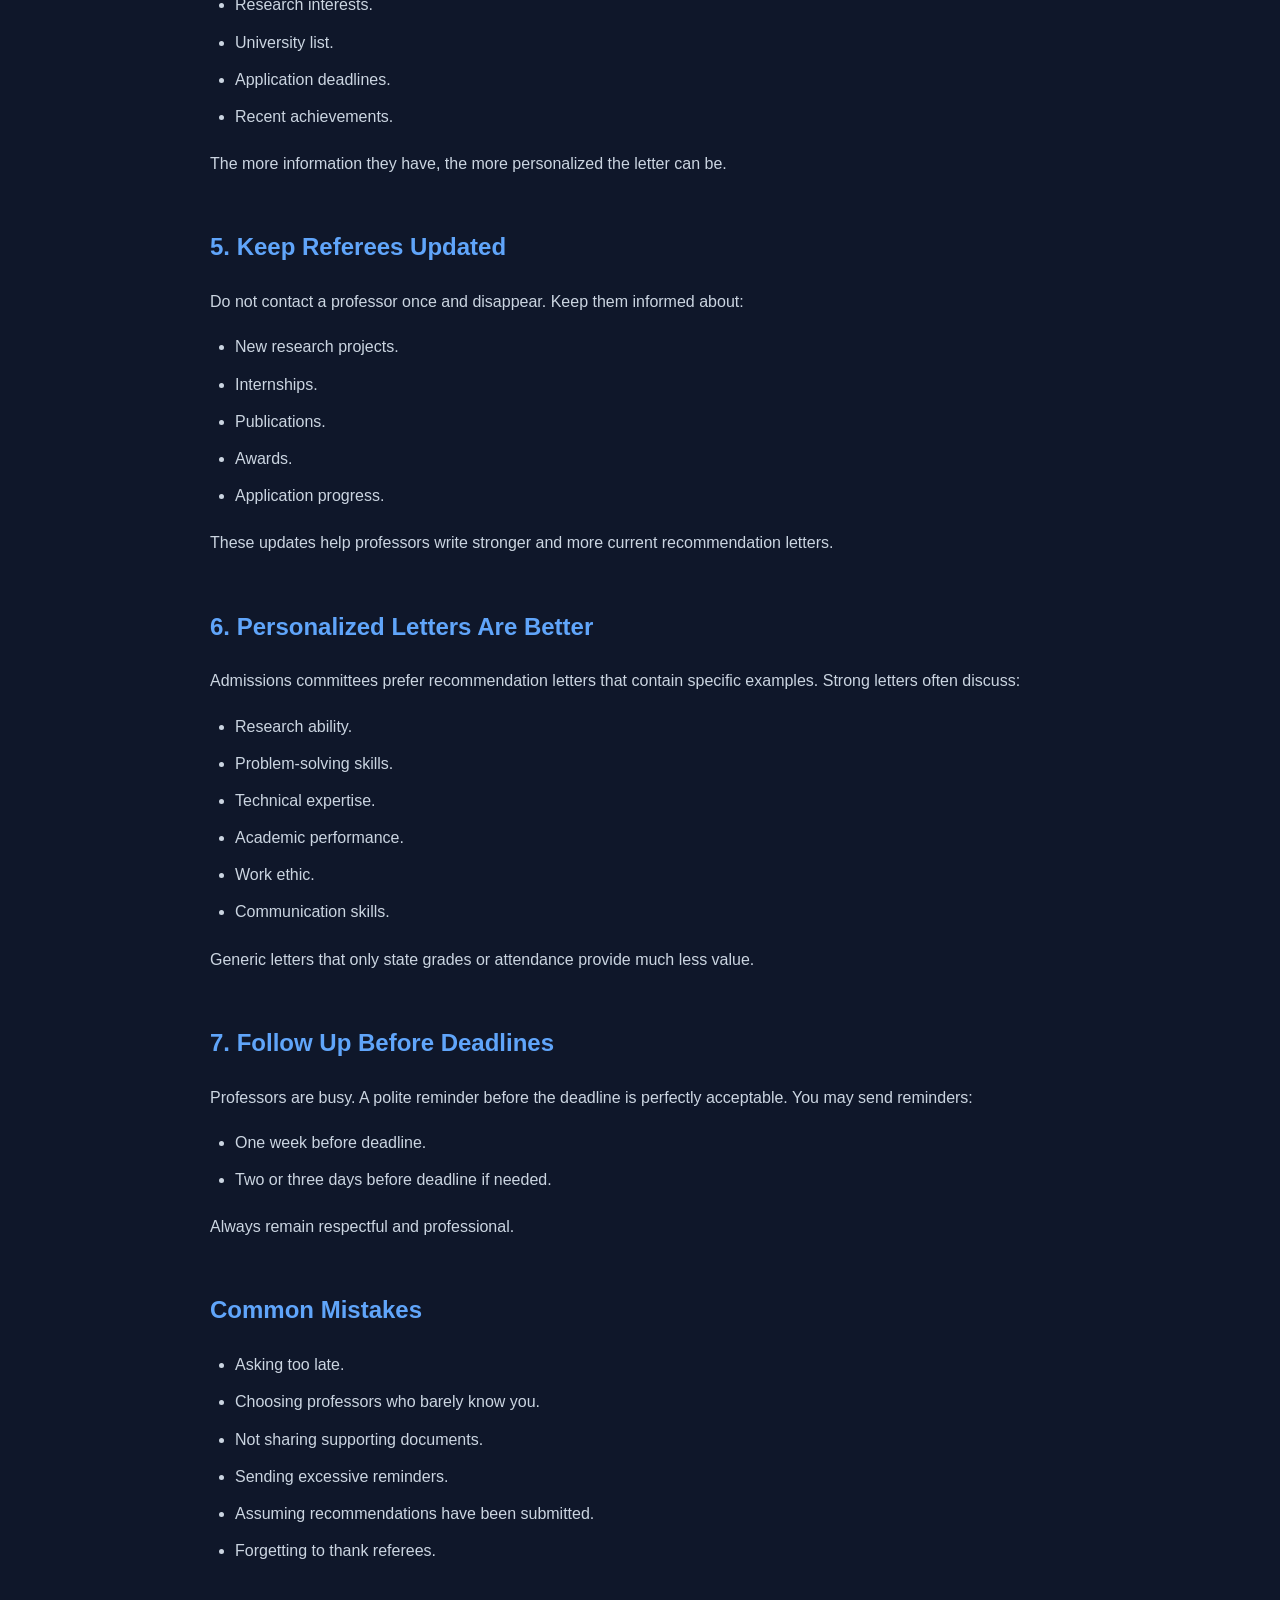
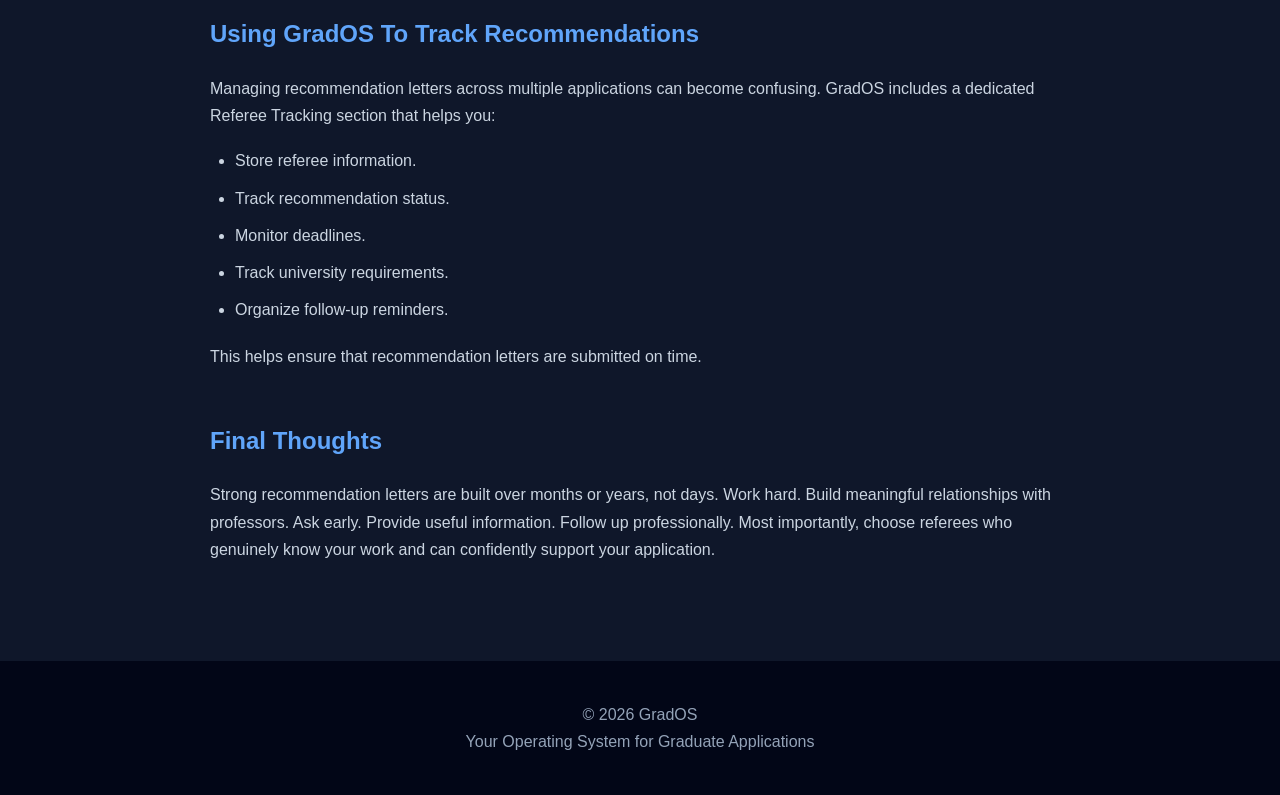
<file: resources/recommendation-letter-guide.html>
<!DOCTYPE html>
<html lang="en">

<head>
<link rel="icon" type="image/png" href="../favicon.png">
<nav class="navbar">

<div class="logo-container">

<img src="../images/logo.png"
alt="GradOS Logo"
class="logo">

<span>GradOS</span>

</div>

<ul class="nav-links">

<li><a href="../index.html">Home</a></li>
<li><a href="../features.html">Features</a></li>
<li><a href="../resources.html">Resources</a></li>
<li><a href="../download.html">Download</a></li>
<li><a href="../about.html">About</a></li>
<li><a href="../contact.html">Contact</a></li>

</ul>

<a href="../download.html" class="download-btn">
Download App
</a>

</nav>

<meta charset="UTF-8">
<meta name="viewport" content="width=device-width, initial-scale=1.0">

<title>Recommendation Letter Guide | GradOS</title>

<link rel="stylesheet" href="../css/style.css">

<style>

.article-container{
    max-width:900px;
    margin:auto;
    padding:120px 20px 80px;
}

.article-container h1{
    font-size:3rem;
    margin-bottom:20px;
    line-height:1.2;
}

.article-container h2{
    margin-top:50px;
    margin-bottom:20px;
    color:#60a5fa;
}

.article-container p{
    margin-bottom:18px;
    color:#cbd5e1;
}

.article-container ul{
    padding-left:25px;
    margin-bottom:20px;
}

.article-container li{
    margin-bottom:10px;
    color:#cbd5e1;
}

.tip-box{
    background:rgba(255,255,255,.05);
    border:1px solid rgba(255,255,255,.08);
    border-radius:18px;
    padding:25px;
    margin:25px 0;
}

</style>

</head>

<body>

<header>

<nav class="navbar">

<div class="logo-container">
<img src="../images/logo.png" alt="GradOS Logo" class="logo">
<span>GradOS</span>
</div>

<ul class="nav-links">
<li><a href="../index.html">Home</a></li>
<li><a href="../features.html">Features</a></li>
<li><a href="../resources.html">Resources</a></li>
<li><a href="../download.html">Download</a></li>
<li><a href="../about.html">About</a></li>
<li><a href="../contact.html">Contact</a></li>
</ul>

<a href="../download.html" class="download-btn">
Download App
</a>

</nav>

</header>

<main class="article-container">

<h1>
Recommendation Letter Guide
</h1>

<p>

Recommendation letters are one of the most important parts of Master's and PhD applications.

A strong recommendation letter can significantly improve your application because it provides an independent evaluation of your academic and research abilities.

</p>

<h2>
1. Earn Strong Recommendations First
</h2>

<p>

Before asking for a recommendation letter, focus on becoming a student your professor genuinely wants to recommend.

Many students ask for recommendation letters from professors who barely know them. This usually results in generic letters.

Instead:

</p>

<ul>

<li>Perform well in classes.</li>

<li>Participate actively.</li>

<li>Work on projects.</li>

<li>Assist with research if possible.</li>

<li>Be professional and reliable.</li>

<li>Show genuine interest in the subject.</li>

</ul>

<p>

The best recommendation letters come from professors who have directly observed your work.

</p>

<h2>
2. Choose The Right Referees
</h2>

<p>

Select professors who can write about your abilities in detail.

Good referees usually include:

</p>

<ul>

<li>Research supervisors.</li>

<li>Project mentors.</li>

<li>Thesis advisors.</li>

<li>Professors who taught you multiple courses.</li>

</ul>

<p>

A detailed letter from someone who knows your work is usually stronger than a generic letter from a famous professor.

</p>

<h2>
3. Ask Early
</h2>

<p>

Never wait until the last week before deadlines.

A good rule is to request recommendation letters at least one month before applications open.

This gives professors enough time to write thoughtful recommendations.

</p>

<div class="tip-box">

<strong>Tip:</strong>

If possible, ask even earlier. Professors are often busy with teaching, research and administrative work.

</div>

<h2>
4. Provide Supporting Documents
</h2>

<p>

Help your referee write a stronger recommendation.

Provide:

</p>

<ul>

<li>Your CV.</li>

<li>Draft SOP.</li>

<li>Research interests.</li>

<li>University list.</li>

<li>Application deadlines.</li>

<li>Recent achievements.</li>

</ul>

<p>

The more information they have, the more personalized the letter can be.

</p>

<h2>
5. Keep Referees Updated
</h2>

<p>

Do not contact a professor once and disappear.

Keep them informed about:

</p>

<ul>

<li>New research projects.</li>

<li>Internships.</li>

<li>Publications.</li>

<li>Awards.</li>

<li>Application progress.</li>

</ul>

<p>

These updates help professors write stronger and more current recommendation letters.

</p>

<h2>
6. Personalized Letters Are Better
</h2>

<p>

Admissions committees prefer recommendation letters that contain specific examples.

Strong letters often discuss:

</p>

<ul>

<li>Research ability.</li>

<li>Problem-solving skills.</li>

<li>Technical expertise.</li>

<li>Academic performance.</li>

<li>Work ethic.</li>

<li>Communication skills.</li>

</ul>

<p>

Generic letters that only state grades or attendance provide much less value.

</p>

<h2>
7. Follow Up Before Deadlines
</h2>

<p>

Professors are busy.

A polite reminder before the deadline is perfectly acceptable.

You may send reminders:

</p>

<ul>

<li>One week before deadline.</li>

<li>Two or three days before deadline if needed.</li>

</ul>

<p>

Always remain respectful and professional.

</p>

<h2>
Common Mistakes
</h2>

<ul>

<li>Asking too late.</li>

<li>Choosing professors who barely know you.</li>

<li>Not sharing supporting documents.</li>

<li>Sending excessive reminders.</li>

<li>Assuming recommendations have been submitted.</li>

<li>Forgetting to thank referees.</li>

</ul>

<h2>
Using GradOS To Track Recommendations
</h2>

<p>

Managing recommendation letters across multiple applications can become confusing.

GradOS includes a dedicated Referee Tracking section that helps you:

</p>

<ul>

<li>Store referee information.</li>

<li>Track recommendation status.</li>

<li>Monitor deadlines.</li>

<li>Track university requirements.</li>

<li>Organize follow-up reminders.</li>

</ul>

<p>

This helps ensure that recommendation letters are submitted on time.

</p>

<h2>
Final Thoughts
</h2>

<p>

Strong recommendation letters are built over months or years, not days.

Work hard.

Build meaningful relationships with professors.

Ask early.

Provide useful information.

Follow up professionally.

Most importantly, choose referees who genuinely know your work and can confidently support your application.

</p>

</main>

<footer>

<div class="container">

<p>

© 2026 GradOS

<br>

Your Operating System for Graduate Applications

</p>

</div>

</footer>

</body>

</html>
</file>
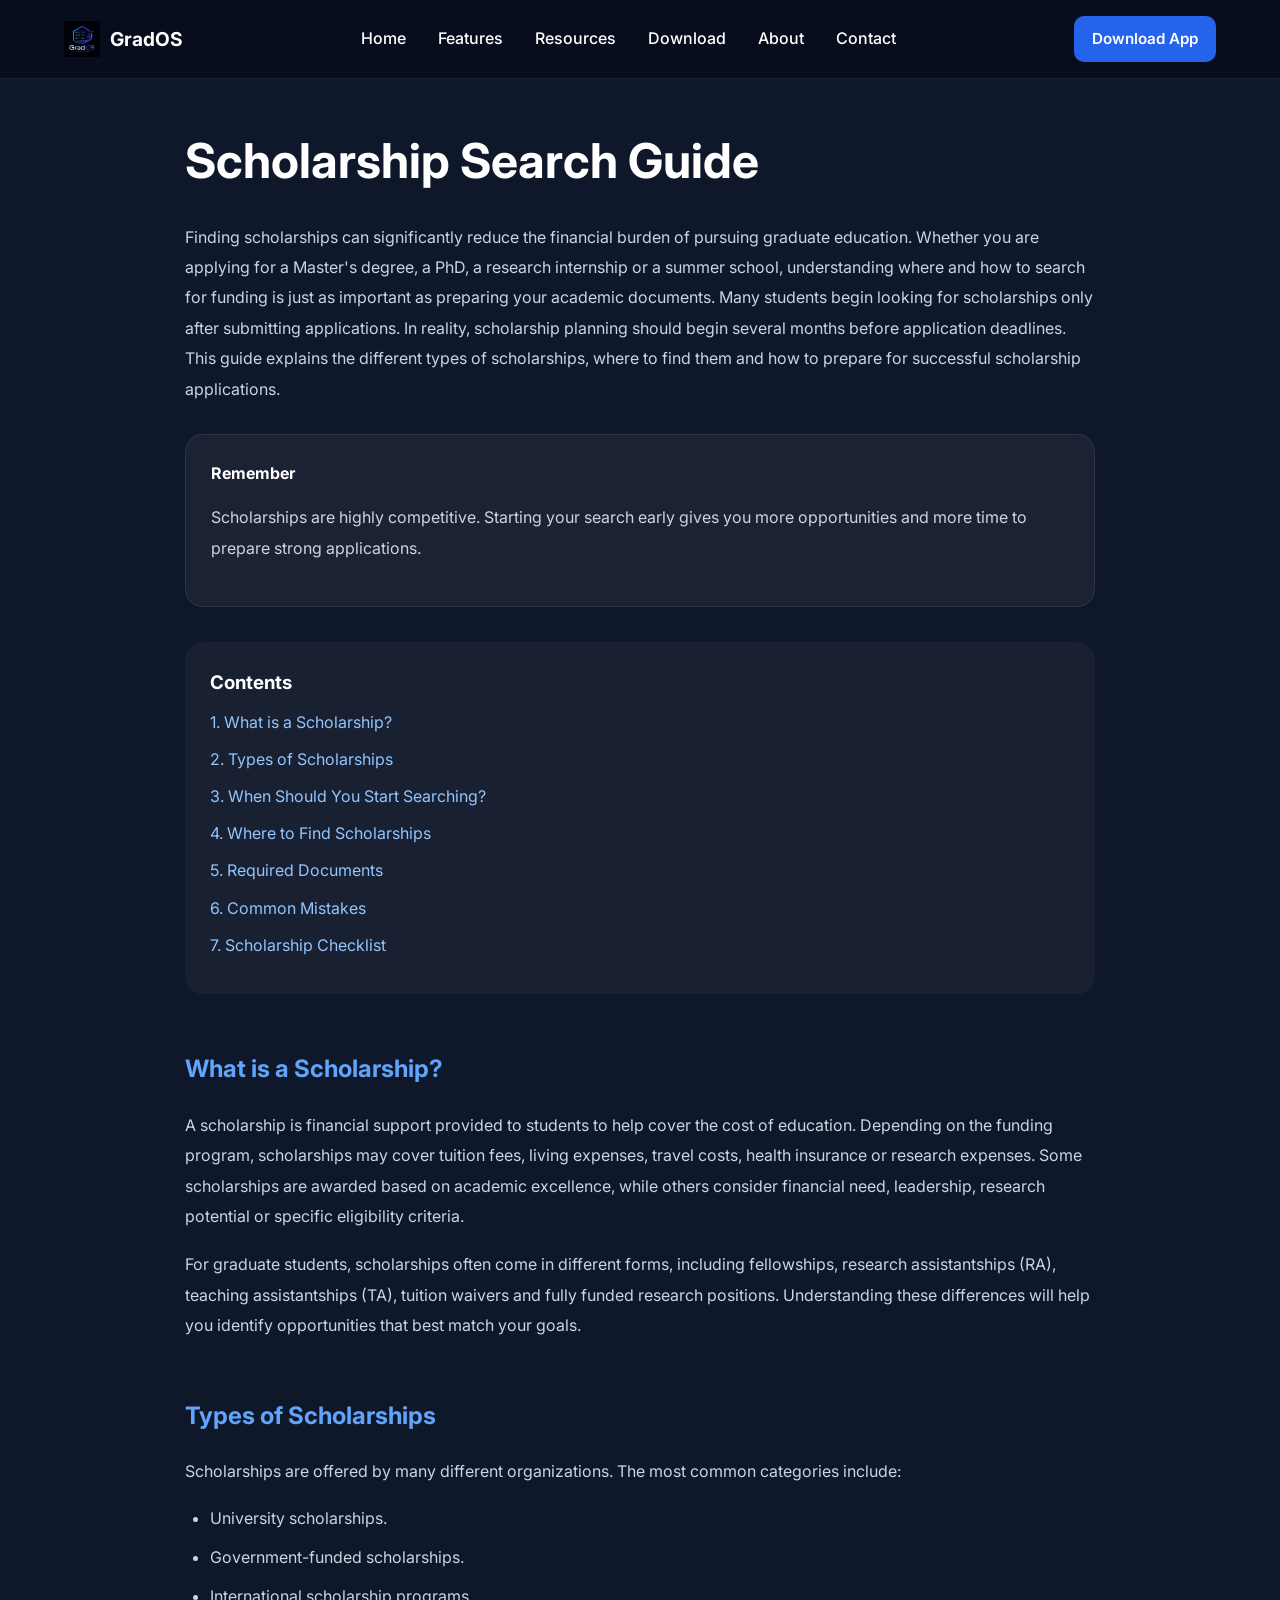
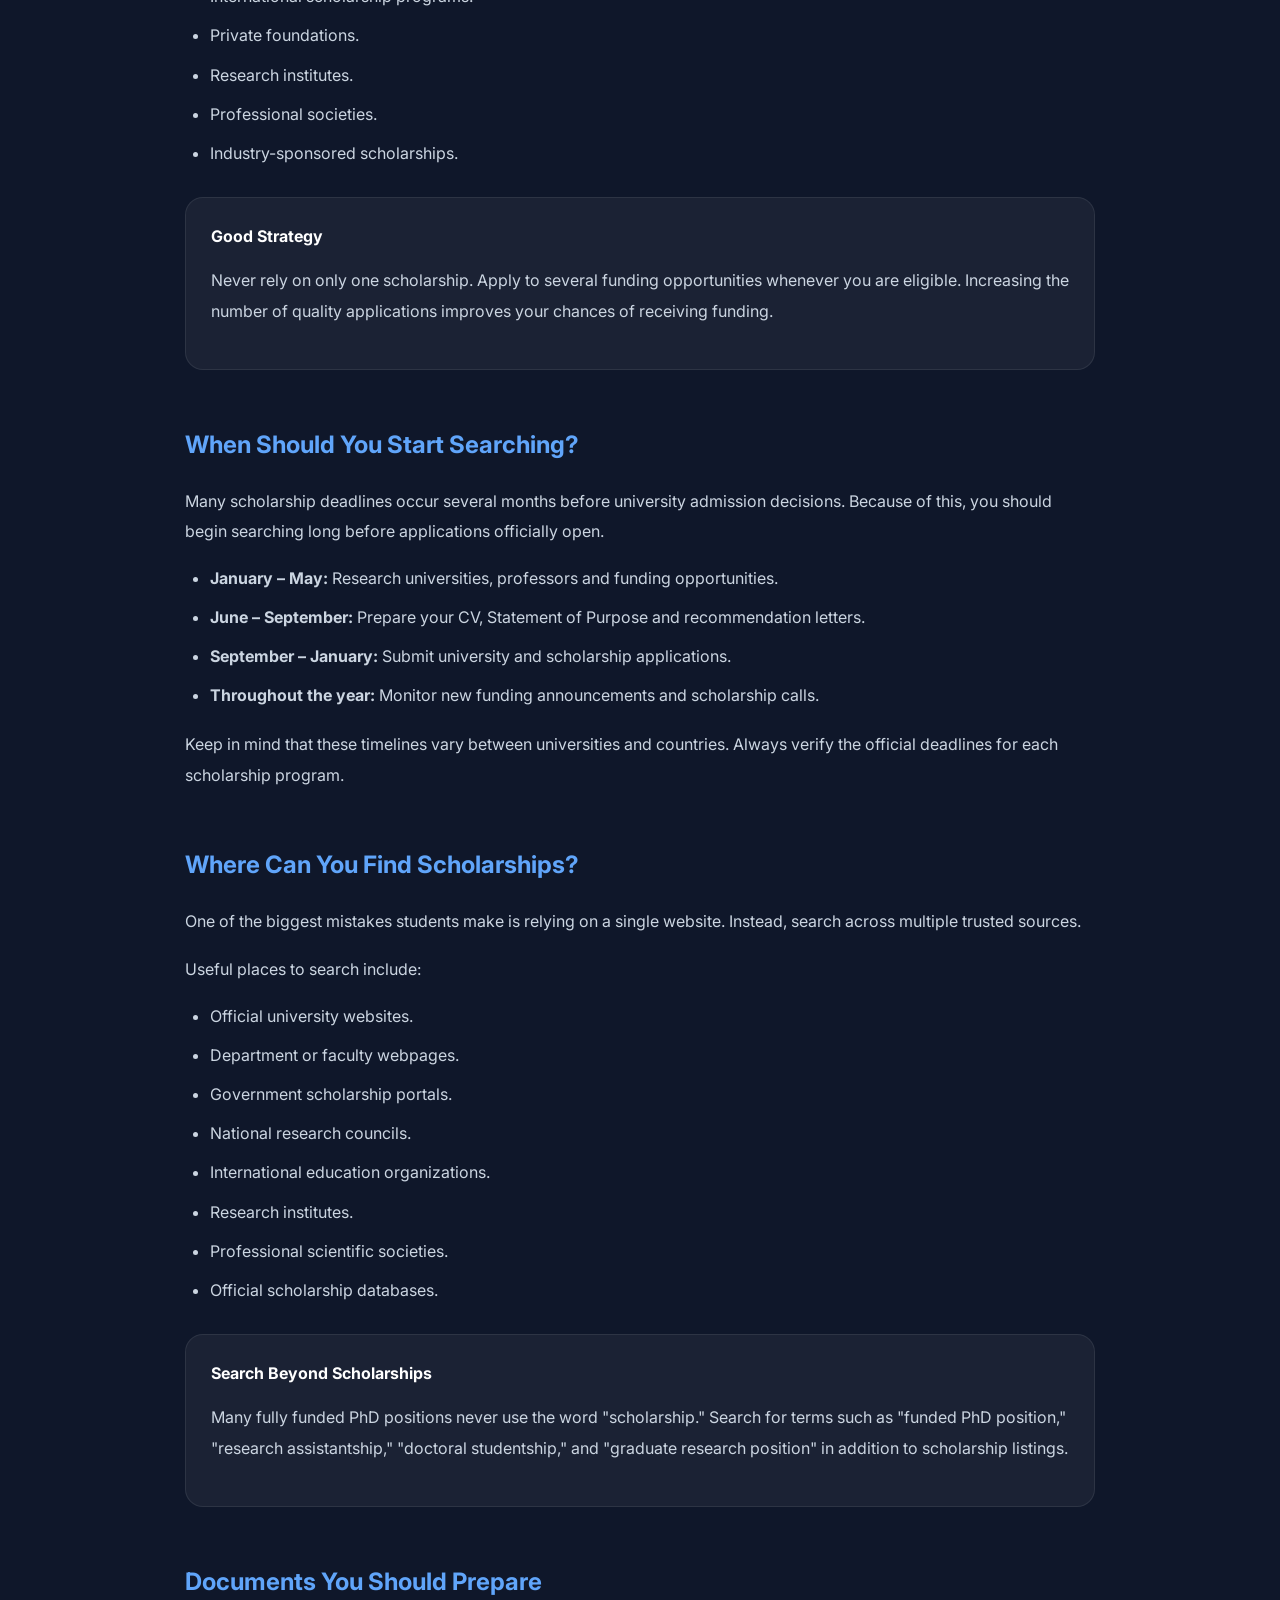
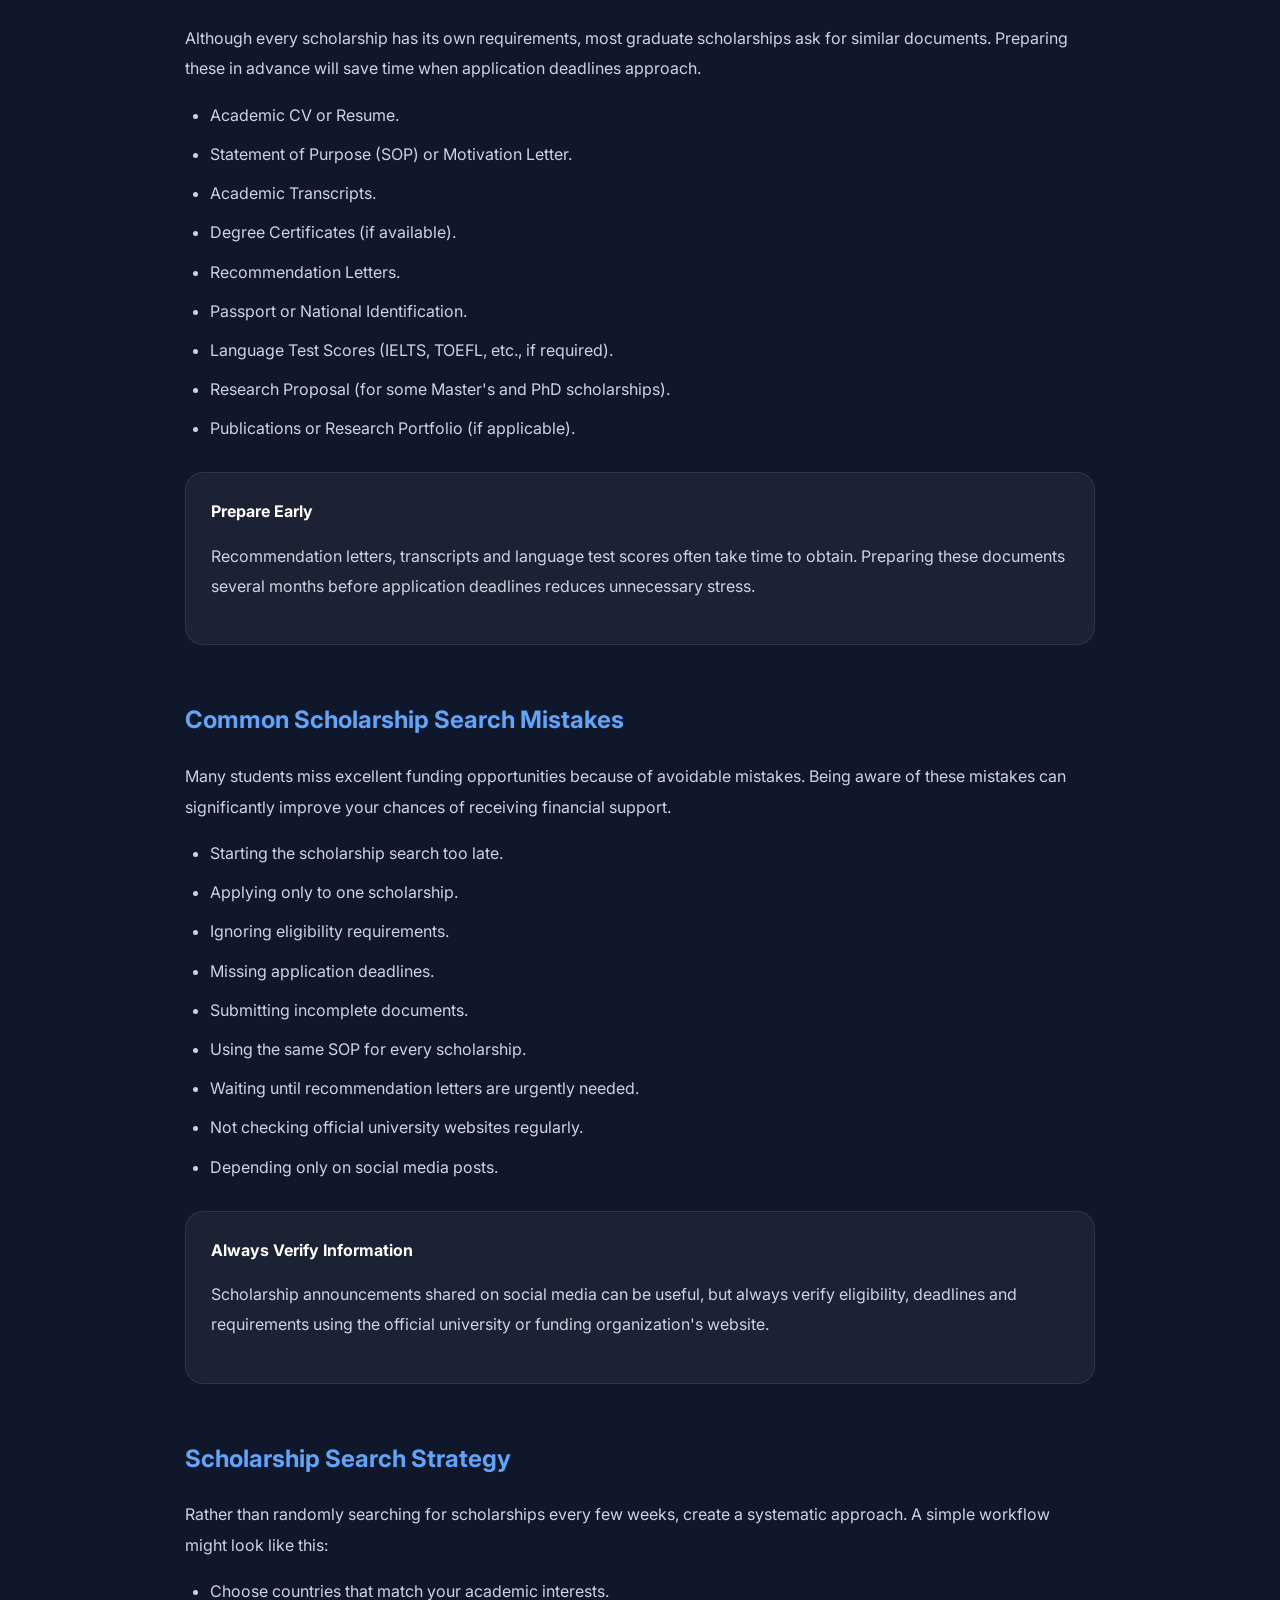
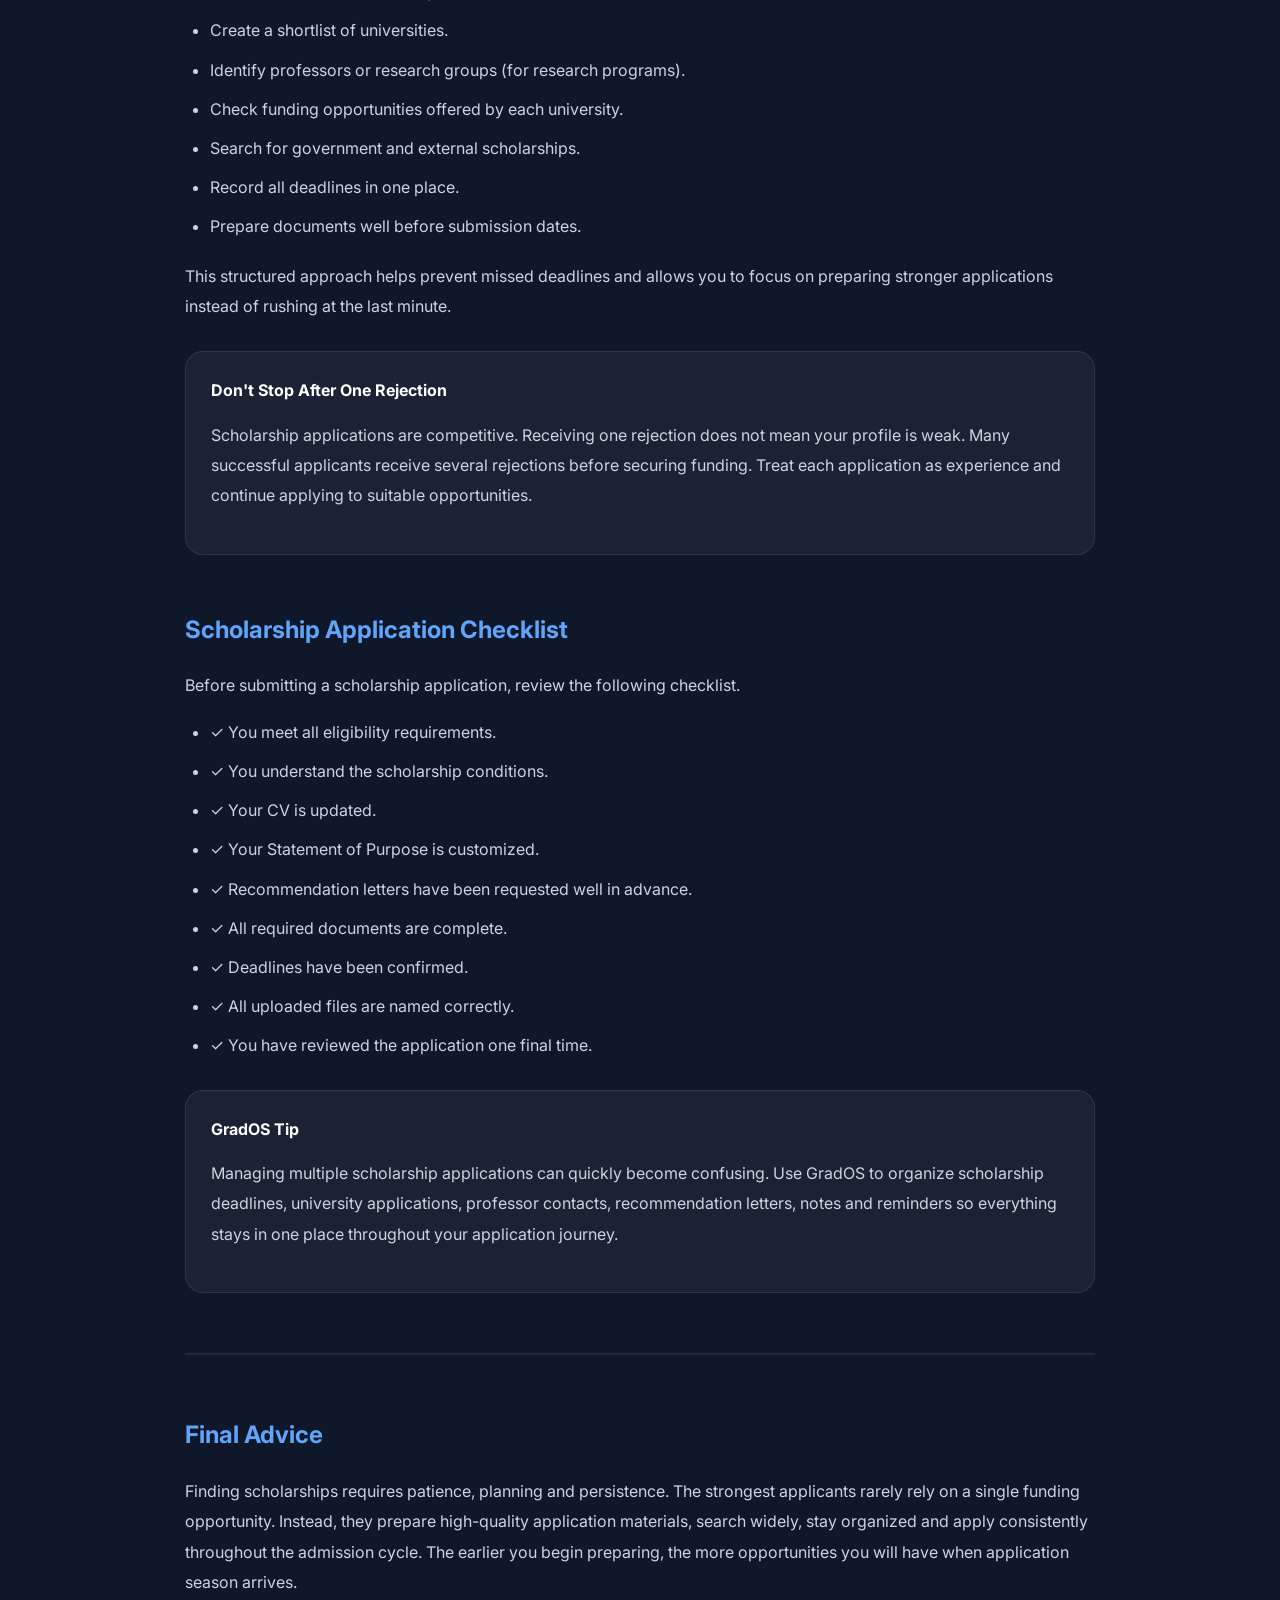
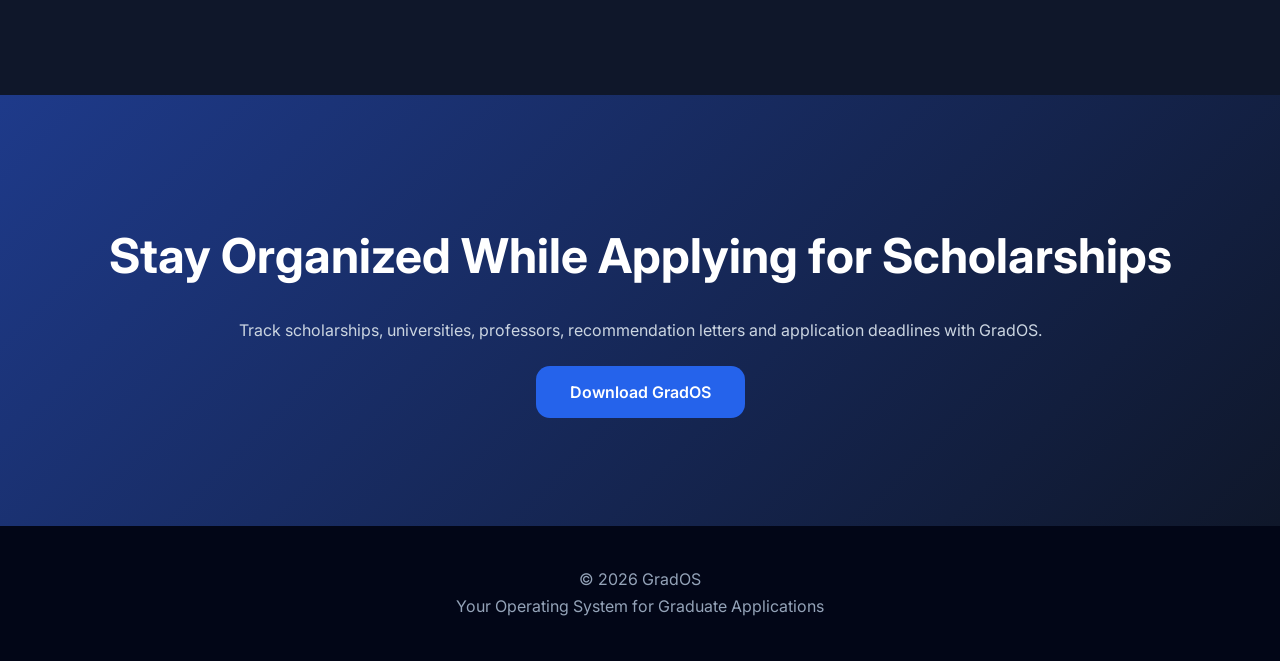
<file: resources/scholarship-search-guide.html>
<!DOCTYPE html>
<html lang="en">

<head>

<meta charset="UTF-8">
<meta name="viewport" content="width=device-width, initial-scale=1.0">

<title>Scholarship Search Guide | GradOS</title>

<meta name="description" content="Learn how to find scholarships for Master's, PhD and research programs worldwide. Discover where to search, when to apply and how to prepare a successful scholarship application.">

<link rel="stylesheet" href="../css/style.css">

<link rel="icon" type="image/png" href="../favicon.png">

<link rel="preconnect" href="https://fonts.googleapis.com">
<link rel="preconnect" href="https://fonts.gstatic.com" crossorigin>

<link href="https://fonts.googleapis.com/css2?family=Inter:wght@300;400;500;600;700;800&display=swap" rel="stylesheet">

<style>

.article-container{
max-width:950px;
margin:auto;
padding:120px 20px 80px;
}

.article-container h1{
font-size:3rem;
margin-bottom:20px;
}

.article-container h2{
margin-top:55px;
margin-bottom:20px;
color:#60a5fa;
}

.article-container p{
color:#cbd5e1;
line-height:1.9;
margin-bottom:18px;
}

.article-container ul{
padding-left:25px;
margin-bottom:20px;
}

.article-container li{
color:#cbd5e1;
margin-bottom:12px;
}

.tip-box{
background:rgba(255,255,255,.05);
border:1px solid rgba(255,255,255,.08);
border-radius:18px;
padding:25px;
margin:30px 0;
}

.toc{
background:rgba(255,255,255,.04);
padding:25px;
border-radius:18px;
margin:35px 0;
}

.toc a{
display:block;
margin:10px 0;
color:#93c5fd;
}

</style>

</head>

<body>

<header>

<nav class="navbar">

<div class="logo-container">

<img src="../images/logo.png" alt="GradOS Logo" class="logo">

<span>GradOS</span>

</div>

<ul class="nav-links">

<li><a href="../index.html">Home</a></li>

<li><a href="../features.html">Features</a></li>

<li><a href="../resources.html">Resources</a></li>

<li><a href="../download.html">Download</a></li>

<li><a href="../about.html">About</a></li>

<li><a href="../contact.html">Contact</a></li>

</ul>

<a href="../download.html" class="download-btn">

Download App

</a>

</nav>

</header>

<main class="article-container">

<h1>

Scholarship Search Guide

</h1>

<p>

Finding scholarships can significantly reduce the financial burden of pursuing graduate education. Whether you are applying for a Master's degree, a PhD, a research internship or a summer school, understanding where and how to search for funding is just as important as preparing your academic documents.

Many students begin looking for scholarships only after submitting applications. In reality, scholarship planning should begin several months before application deadlines.

This guide explains the different types of scholarships, where to find them and how to prepare for successful scholarship applications.

</p>

<div class="tip-box">

<strong>Remember</strong>

<p style="margin-top:15px;">

Scholarships are highly competitive.

Starting your search early gives you more opportunities and more time to prepare strong applications.

</p>

</div>

<div class="toc">

<h3>

Contents

</h3>

<a href="#what">1. What is a Scholarship?</a>

<a href="#types">2. Types of Scholarships</a>

<a href="#when">3. When Should You Start Searching?</a>

<a href="#where">4. Where to Find Scholarships</a>

<a href="#documents">5. Required Documents</a>

<a href="#mistakes">6. Common Mistakes</a>

<a href="#checklist">7. Scholarship Checklist</a>

</div>

<h2 id="what">

What is a Scholarship?

</h2>

<p>

A scholarship is financial support provided to students to help cover the cost of education.

Depending on the funding program, scholarships may cover tuition fees, living expenses, travel costs, health insurance or research expenses.

Some scholarships are awarded based on academic excellence, while others consider financial need, leadership, research potential or specific eligibility criteria.

</p>

<p>

For graduate students, scholarships often come in different forms, including fellowships, research assistantships (RA), teaching assistantships (TA), tuition waivers and fully funded research positions.

Understanding these differences will help you identify opportunities that best match your goals.

</p>

<h2 id="types">

Types of Scholarships

</h2>

<p>

Scholarships are offered by many different organizations.

The most common categories include:

</p>

<ul>

<li>University scholarships.</li>

<li>Government-funded scholarships.</li>

<li>International scholarship programs.</li>

<li>Private foundations.</li>

<li>Research institutes.</li>

<li>Professional societies.</li>

<li>Industry-sponsored scholarships.</li>

</ul>

<div class="tip-box">

<strong>Good Strategy</strong>

<p style="margin-top:15px;">

Never rely on only one scholarship.

Apply to several funding opportunities whenever you are eligible.

Increasing the number of quality applications improves your chances of receiving funding.

</p>

</div>

<h2 id="when">

When Should You Start Searching?

</h2>

<p>

Many scholarship deadlines occur several months before university admission decisions.

Because of this, you should begin searching long before applications officially open.

</p>

<ul>

<li><strong>January – May:</strong> Research universities, professors and funding opportunities.</li>

<li><strong>June – September:</strong> Prepare your CV, Statement of Purpose and recommendation letters.</li>

<li><strong>September – January:</strong> Submit university and scholarship applications.</li>

<li><strong>Throughout the year:</strong> Monitor new funding announcements and scholarship calls.</li>

</ul>

<p>

Keep in mind that these timelines vary between universities and countries.

Always verify the official deadlines for each scholarship program.

</p>

<h2 id="where">

Where Can You Find Scholarships?

</h2>

<p>

One of the biggest mistakes students make is relying on a single website.

Instead, search across multiple trusted sources.

</p>

<p>

Useful places to search include:

</p>

<ul>

<li>Official university websites.</li>

<li>Department or faculty webpages.</li>

<li>Government scholarship portals.</li>

<li>National research councils.</li>

<li>International education organizations.</li>

<li>Research institutes.</li>

<li>Professional scientific societies.</li>

<li>Official scholarship databases.</li>

</ul>

<div class="tip-box">

<strong>Search Beyond Scholarships</strong>

<p style="margin-top:15px;">

Many fully funded PhD positions never use the word "scholarship."

Search for terms such as "funded PhD position," "research assistantship," "doctoral studentship," and "graduate research position" in addition to scholarship listings.

</p>

</div>

<h2 id="documents">

Documents You Should Prepare

</h2>

<p>

Although every scholarship has its own requirements, most graduate scholarships ask for similar documents.

Preparing these in advance will save time when application deadlines approach.

</p>

<ul>

<li>Academic CV or Resume.</li>

<li>Statement of Purpose (SOP) or Motivation Letter.</li>

<li>Academic Transcripts.</li>

<li>Degree Certificates (if available).</li>

<li>Recommendation Letters.</li>

<li>Passport or National Identification.</li>

<li>Language Test Scores (IELTS, TOEFL, etc., if required).</li>

<li>Research Proposal (for some Master's and PhD scholarships).</li>

<li>Publications or Research Portfolio (if applicable).</li>

</ul>

<div class="tip-box">

<strong>Prepare Early</strong>

<p style="margin-top:15px;">

Recommendation letters, transcripts and language test scores often take time to obtain.

Preparing these documents several months before application deadlines reduces unnecessary stress.

</p>

</div>

<h2 id="mistakes">

Common Scholarship Search Mistakes

</h2>

<p>

Many students miss excellent funding opportunities because of avoidable mistakes.

Being aware of these mistakes can significantly improve your chances of receiving financial support.

</p>

<ul>

<li>Starting the scholarship search too late.</li>

<li>Applying only to one scholarship.</li>

<li>Ignoring eligibility requirements.</li>

<li>Missing application deadlines.</li>

<li>Submitting incomplete documents.</li>

<li>Using the same SOP for every scholarship.</li>

<li>Waiting until recommendation letters are urgently needed.</li>

<li>Not checking official university websites regularly.</li>

<li>Depending only on social media posts.</li>

</ul>

<div class="tip-box">

<strong>Always Verify Information</strong>

<p style="margin-top:15px;">

Scholarship announcements shared on social media can be useful, but always verify eligibility, deadlines and requirements using the official university or funding organization's website.

</p>

</div>

<h2>

Scholarship Search Strategy

</h2>

<p>

Rather than randomly searching for scholarships every few weeks, create a systematic approach.

A simple workflow might look like this:

</p>

<ul>

<li>Choose countries that match your academic interests.</li>

<li>Create a shortlist of universities.</li>

<li>Identify professors or research groups (for research programs).</li>

<li>Check funding opportunities offered by each university.</li>

<li>Search for government and external scholarships.</li>

<li>Record all deadlines in one place.</li>

<li>Prepare documents well before submission dates.</li>

</ul>

<p>

This structured approach helps prevent missed deadlines and allows you to focus on preparing stronger applications instead of rushing at the last minute.

</p>

<div class="tip-box">

<strong>Don't Stop After One Rejection</strong>

<p style="margin-top:15px;">

Scholarship applications are competitive.

Receiving one rejection does not mean your profile is weak.

Many successful applicants receive several rejections before securing funding.

Treat each application as experience and continue applying to suitable opportunities.

</p>

</div>

<h2 id="checklist">

Scholarship Application Checklist

</h2>

<p>

Before submitting a scholarship application, review the following checklist.

</p>

<ul>

<li>✓ You meet all eligibility requirements.</li>

<li>✓ You understand the scholarship conditions.</li>

<li>✓ Your CV is updated.</li>

<li>✓ Your Statement of Purpose is customized.</li>

<li>✓ Recommendation letters have been requested well in advance.</li>

<li>✓ All required documents are complete.</li>

<li>✓ Deadlines have been confirmed.</li>

<li>✓ All uploaded files are named correctly.</li>

<li>✓ You have reviewed the application one final time.</li>

</ul>

<div class="tip-box">

<strong>GradOS Tip</strong>

<p style="margin-top:15px;">

Managing multiple scholarship applications can quickly become confusing.

Use GradOS to organize scholarship deadlines, university applications, professor contacts, recommendation letters, notes and reminders so everything stays in one place throughout your application journey.

</p>

</div>

<hr style="margin:60px 0;border:1px solid rgba(255,255,255,.08);">

<h2>

Final Advice

</h2>

<p>

Finding scholarships requires patience, planning and persistence.

The strongest applicants rarely rely on a single funding opportunity.

Instead, they prepare high-quality application materials, search widely, stay organized and apply consistently throughout the admission cycle.

The earlier you begin preparing, the more opportunities you will have when application season arrives.

</p>

</main>

<section class="cta">

<div class="container">

<h2>

Stay Organized While Applying for Scholarships

</h2>

<p>

Track scholarships, universities, professors, recommendation letters and application deadlines with GradOS.

</p>

<a href="../download.html" class="primary-btn">

Download GradOS

</a>

</div>

</section>

<footer>

<div class="container">

<p>

© 2026 GradOS

<br>

Your Operating System for Graduate Applications

</p>

</div>

</footer>

</body>

</html>
</file>
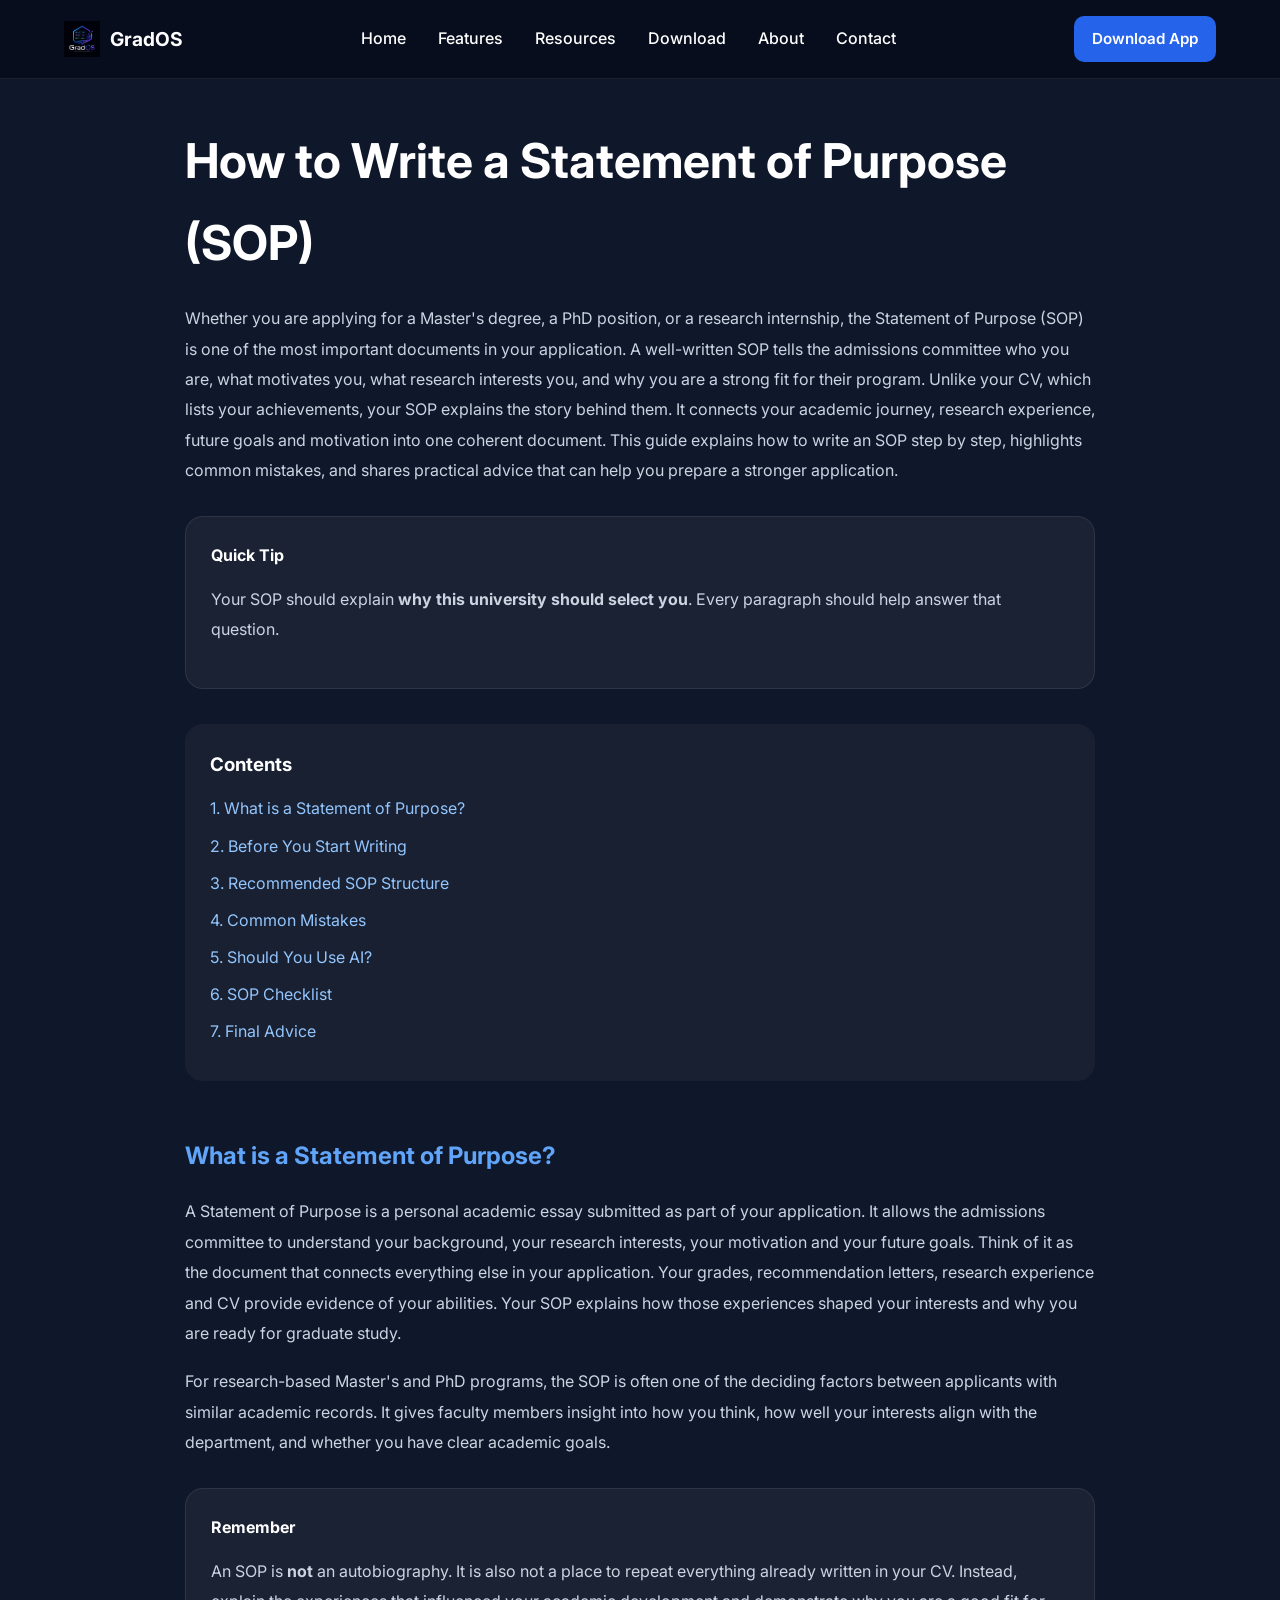
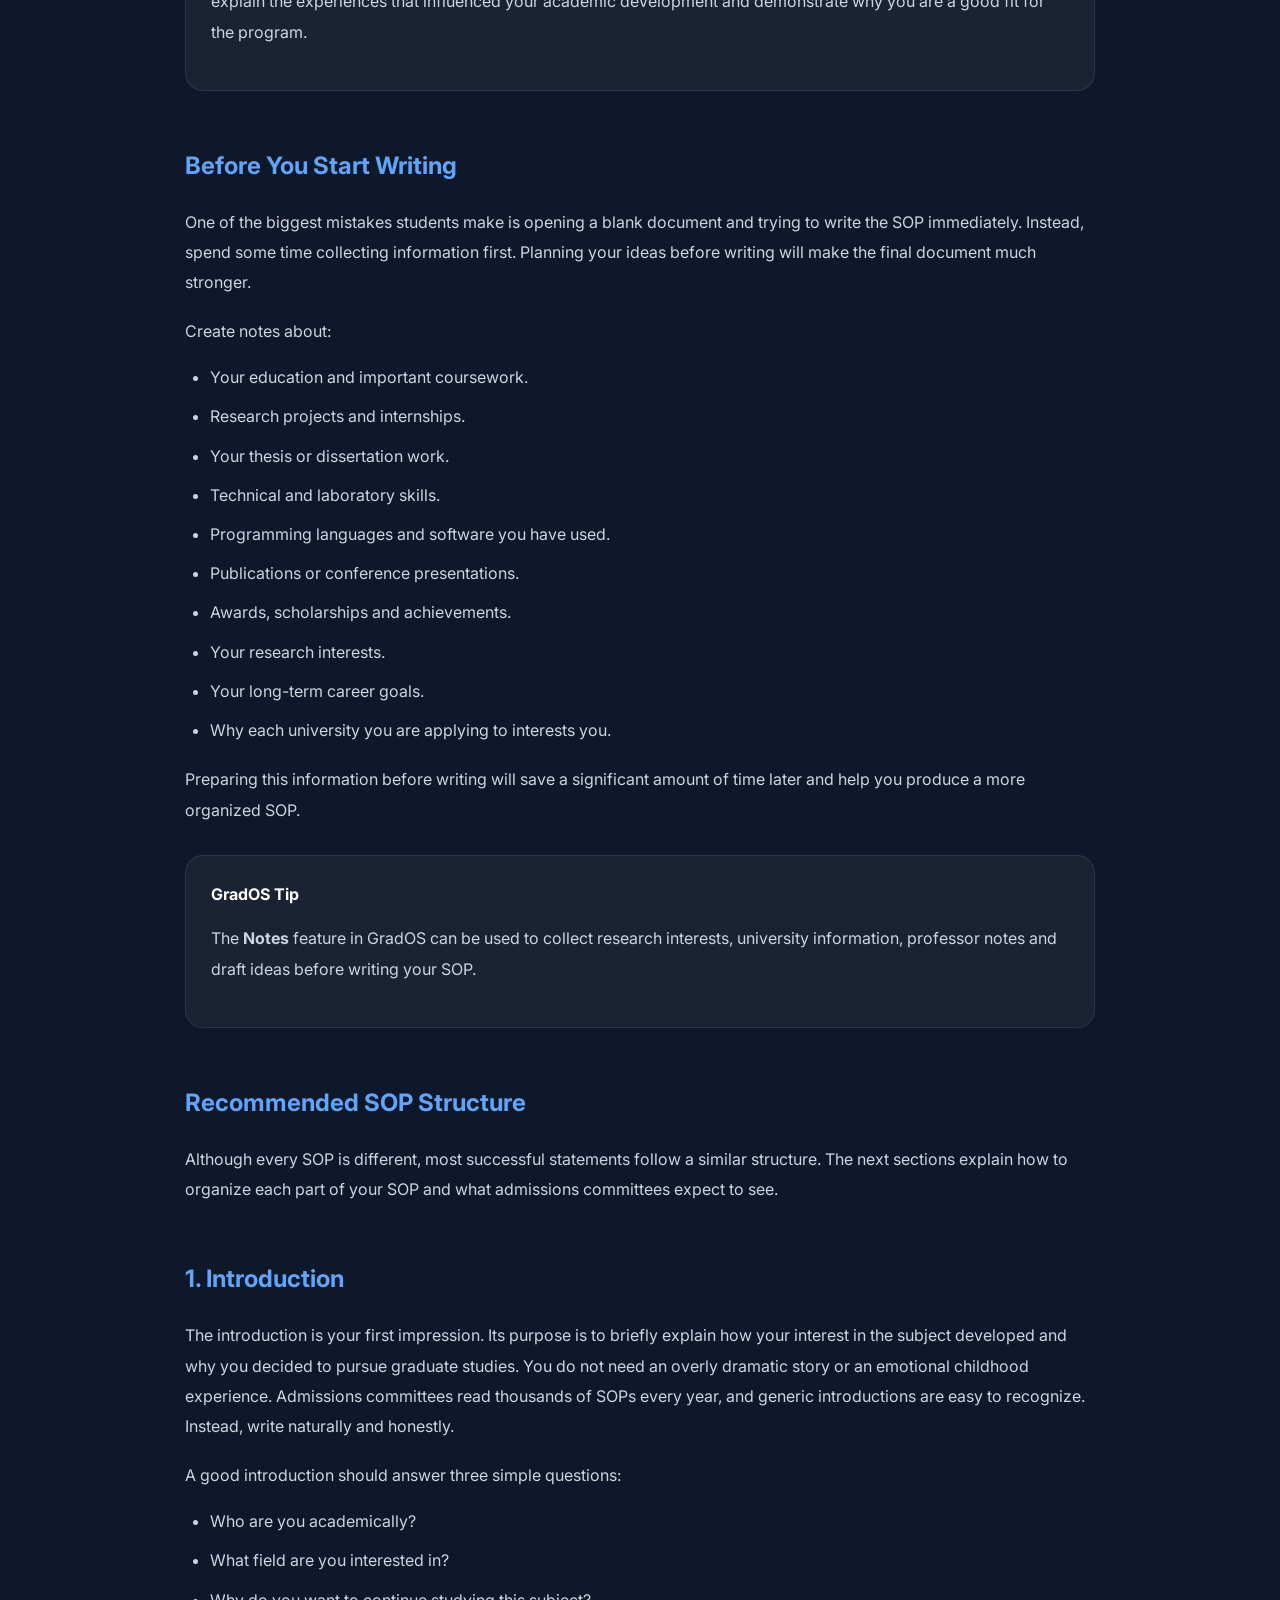
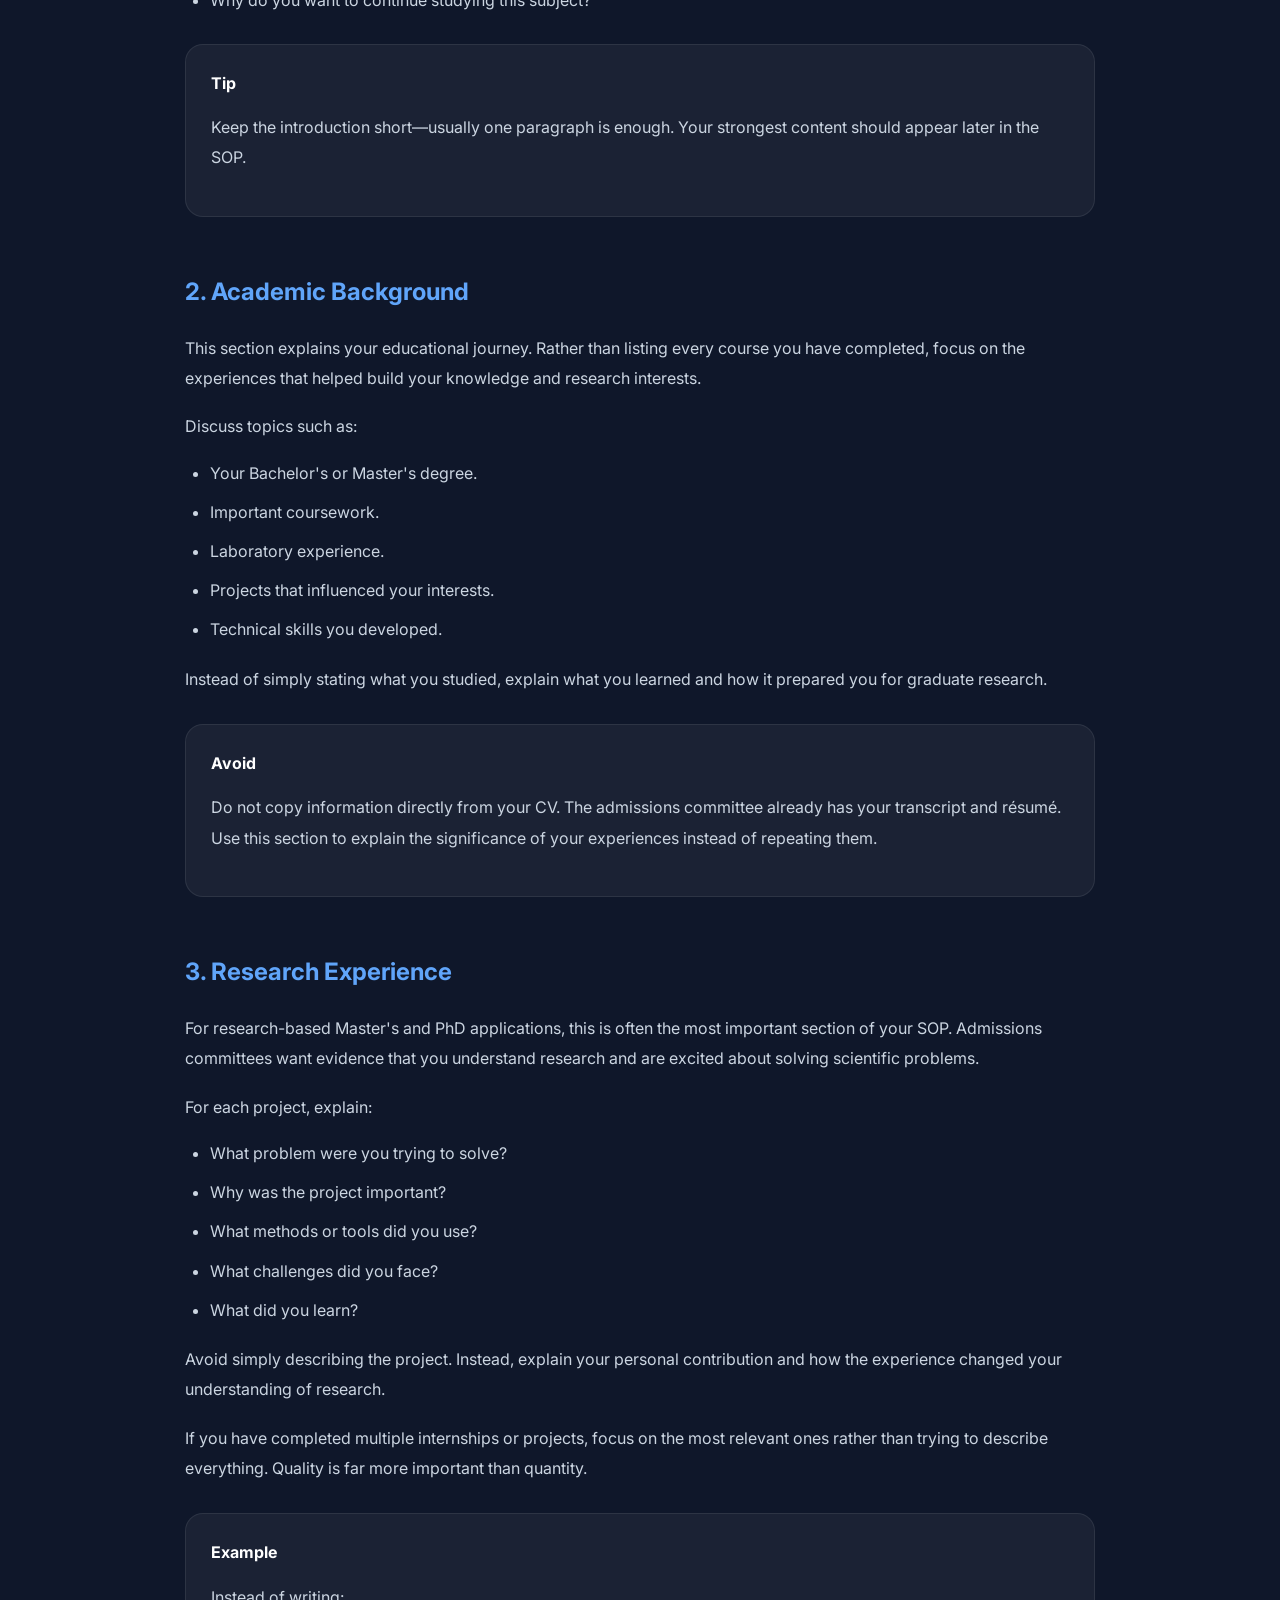
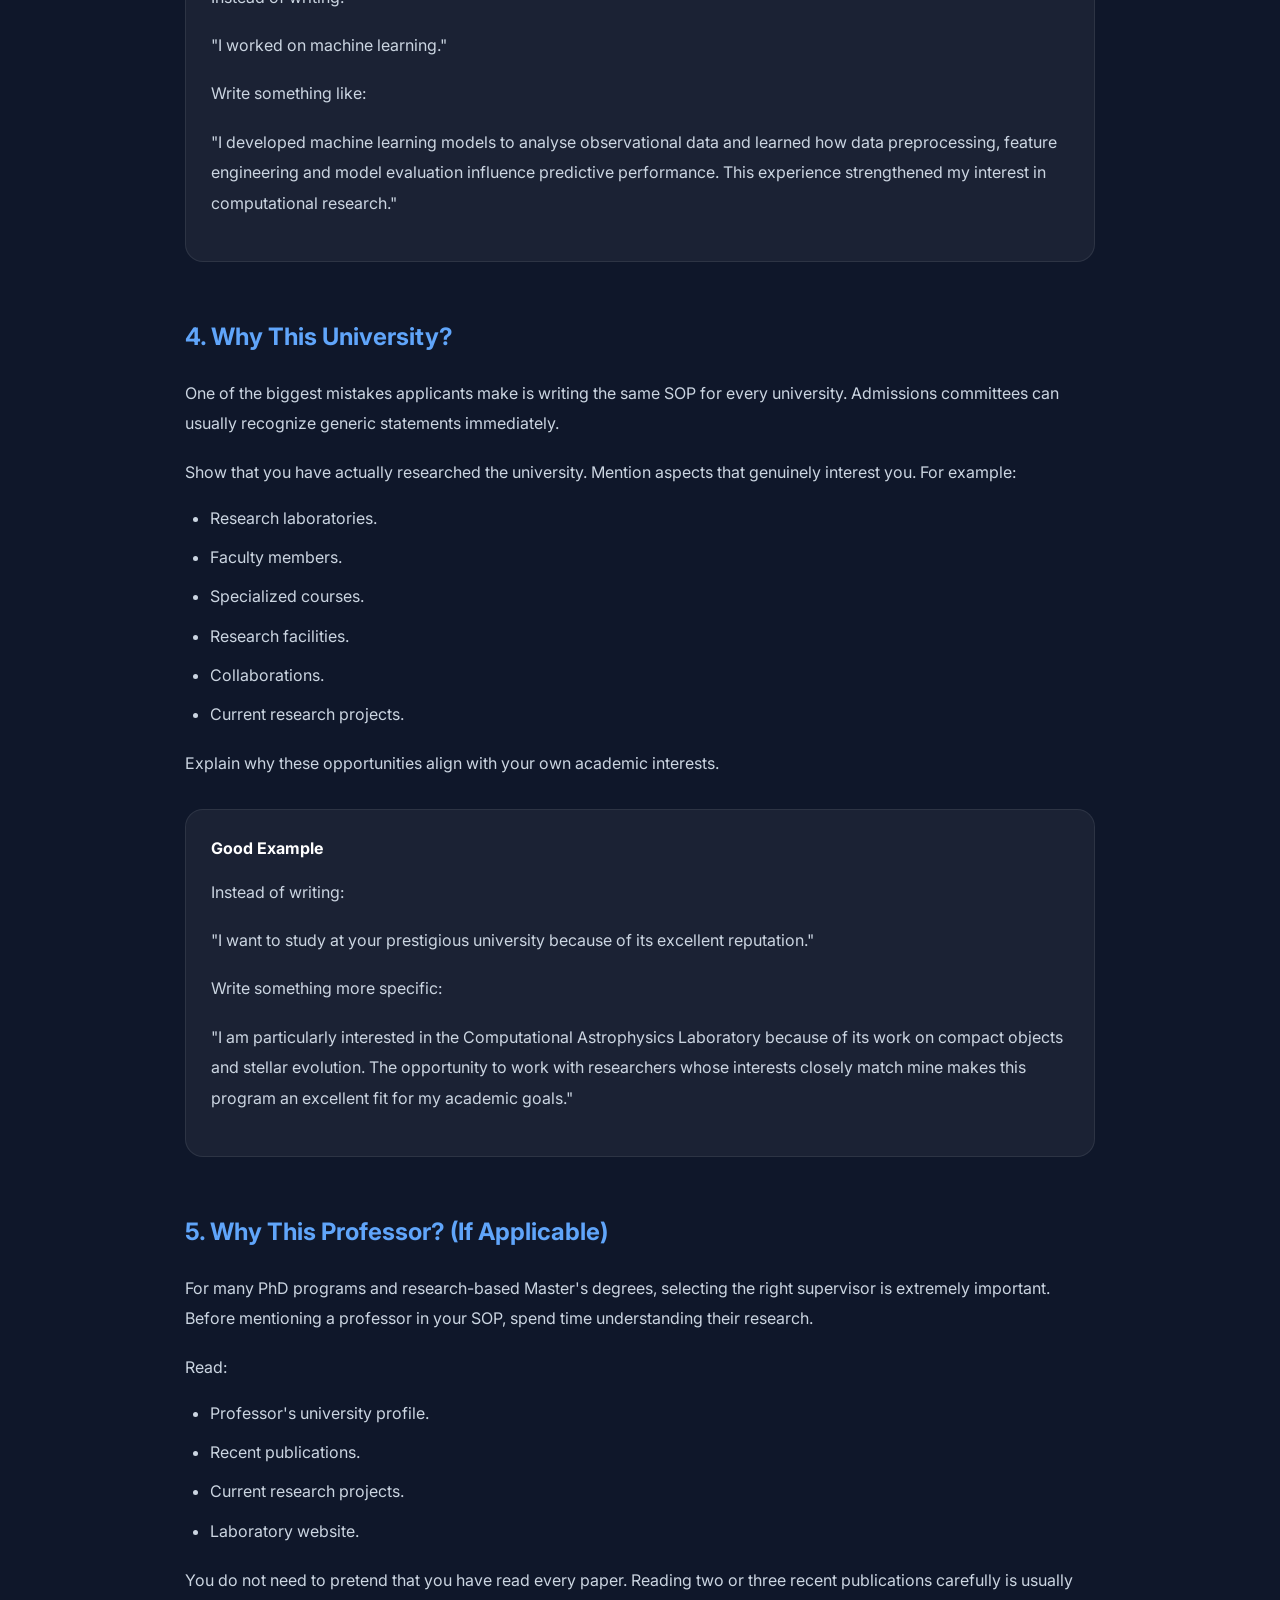
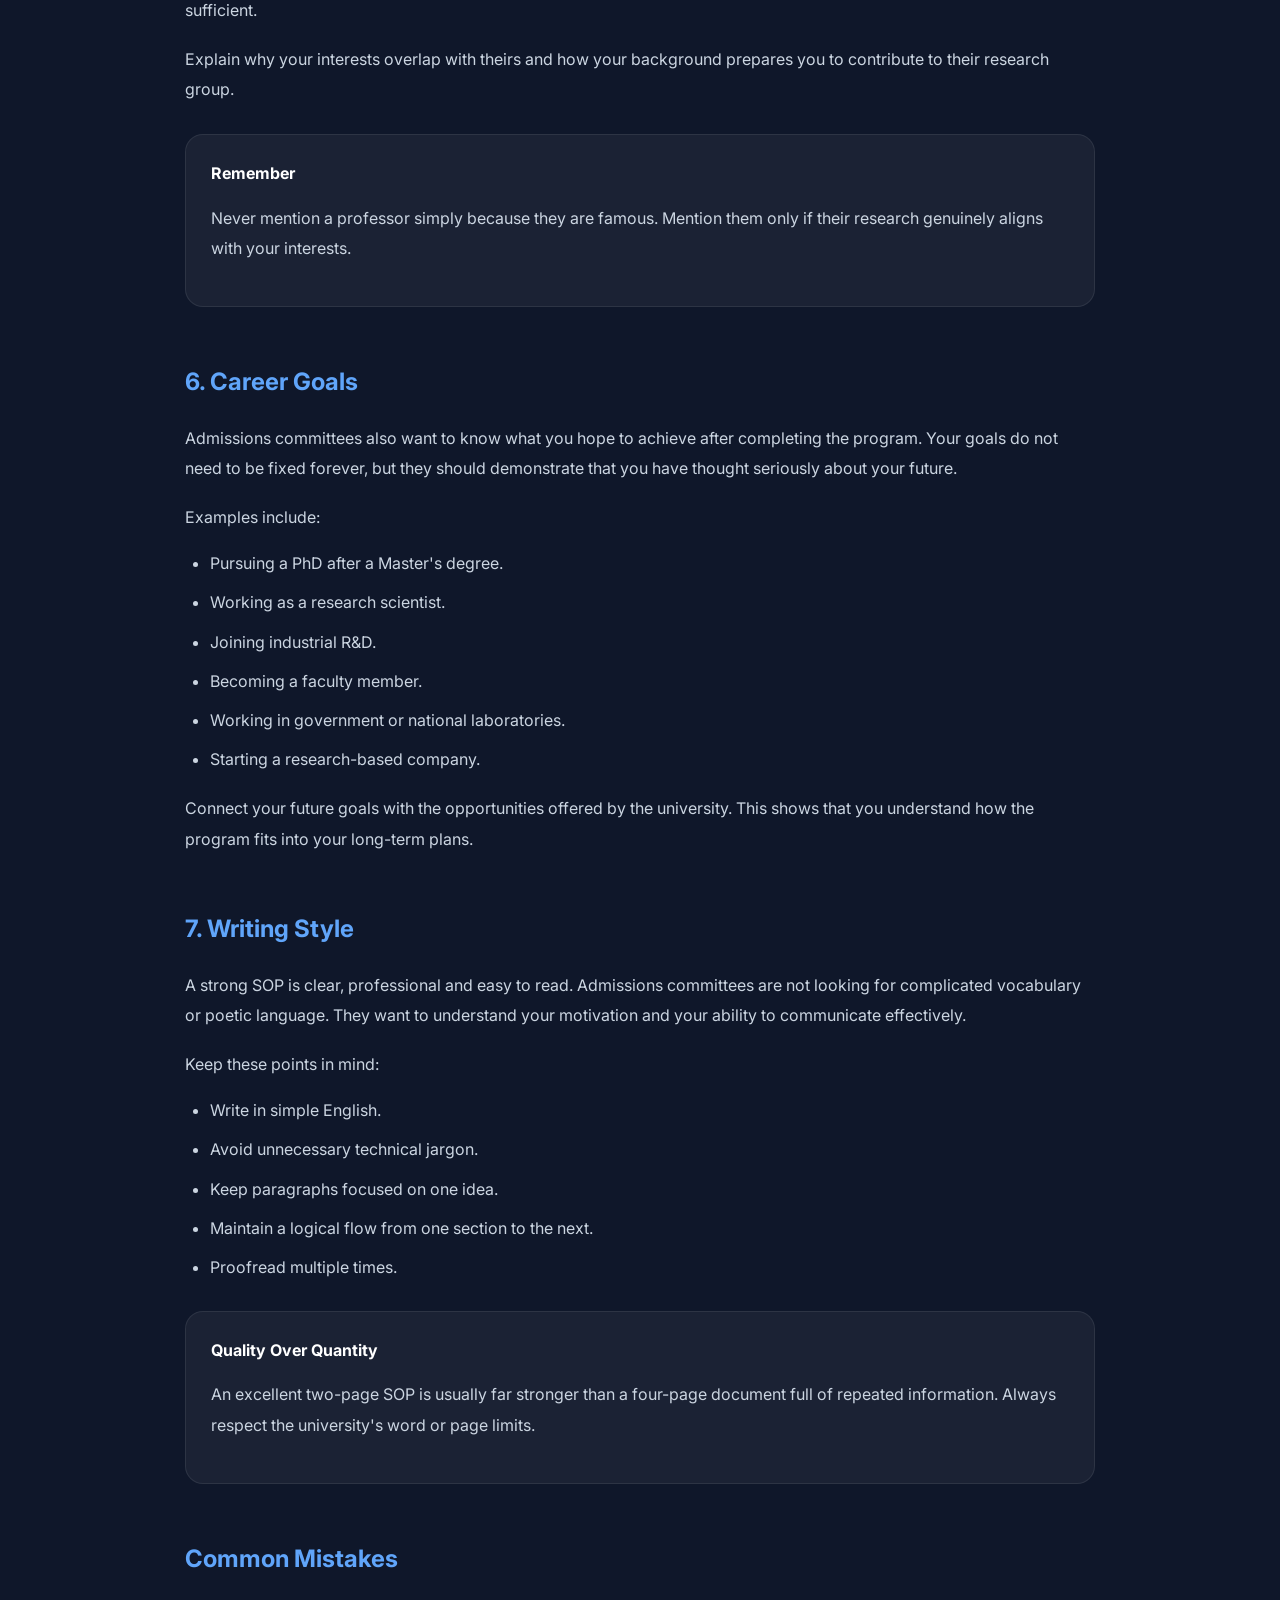
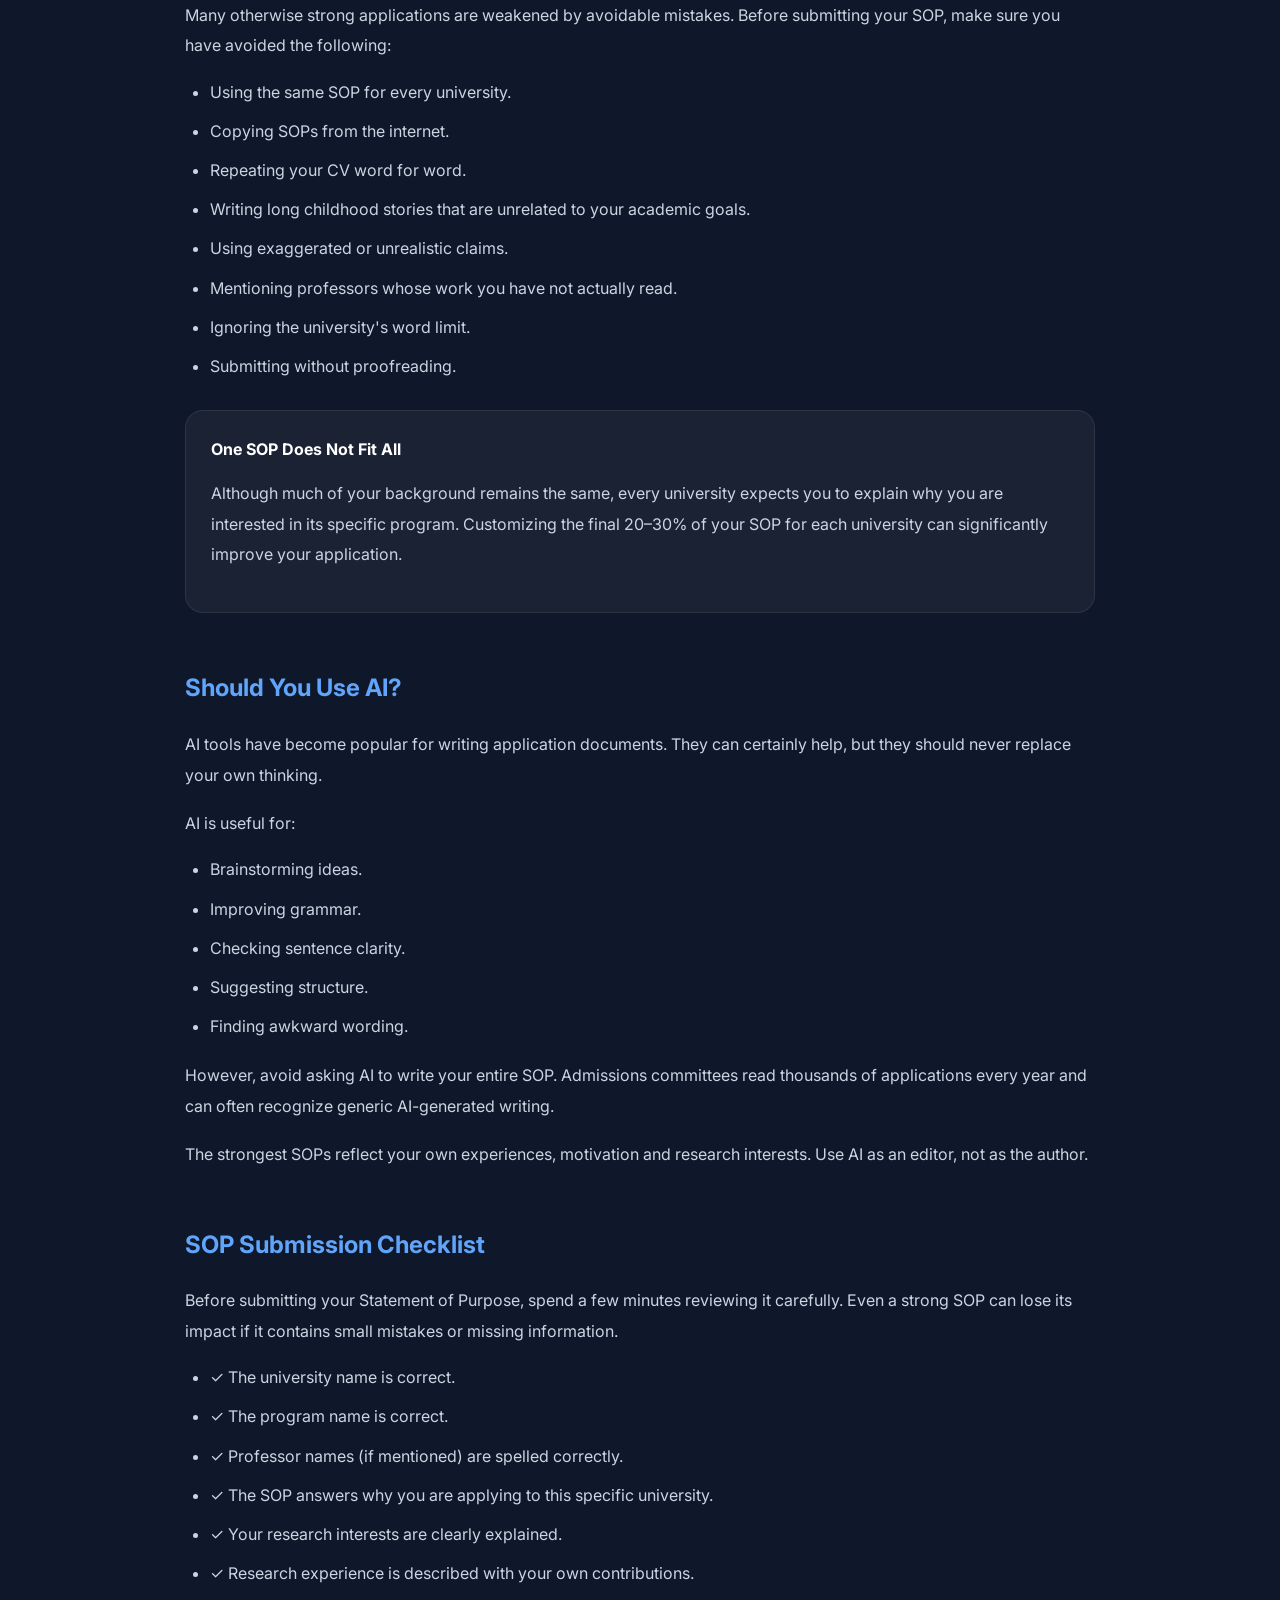
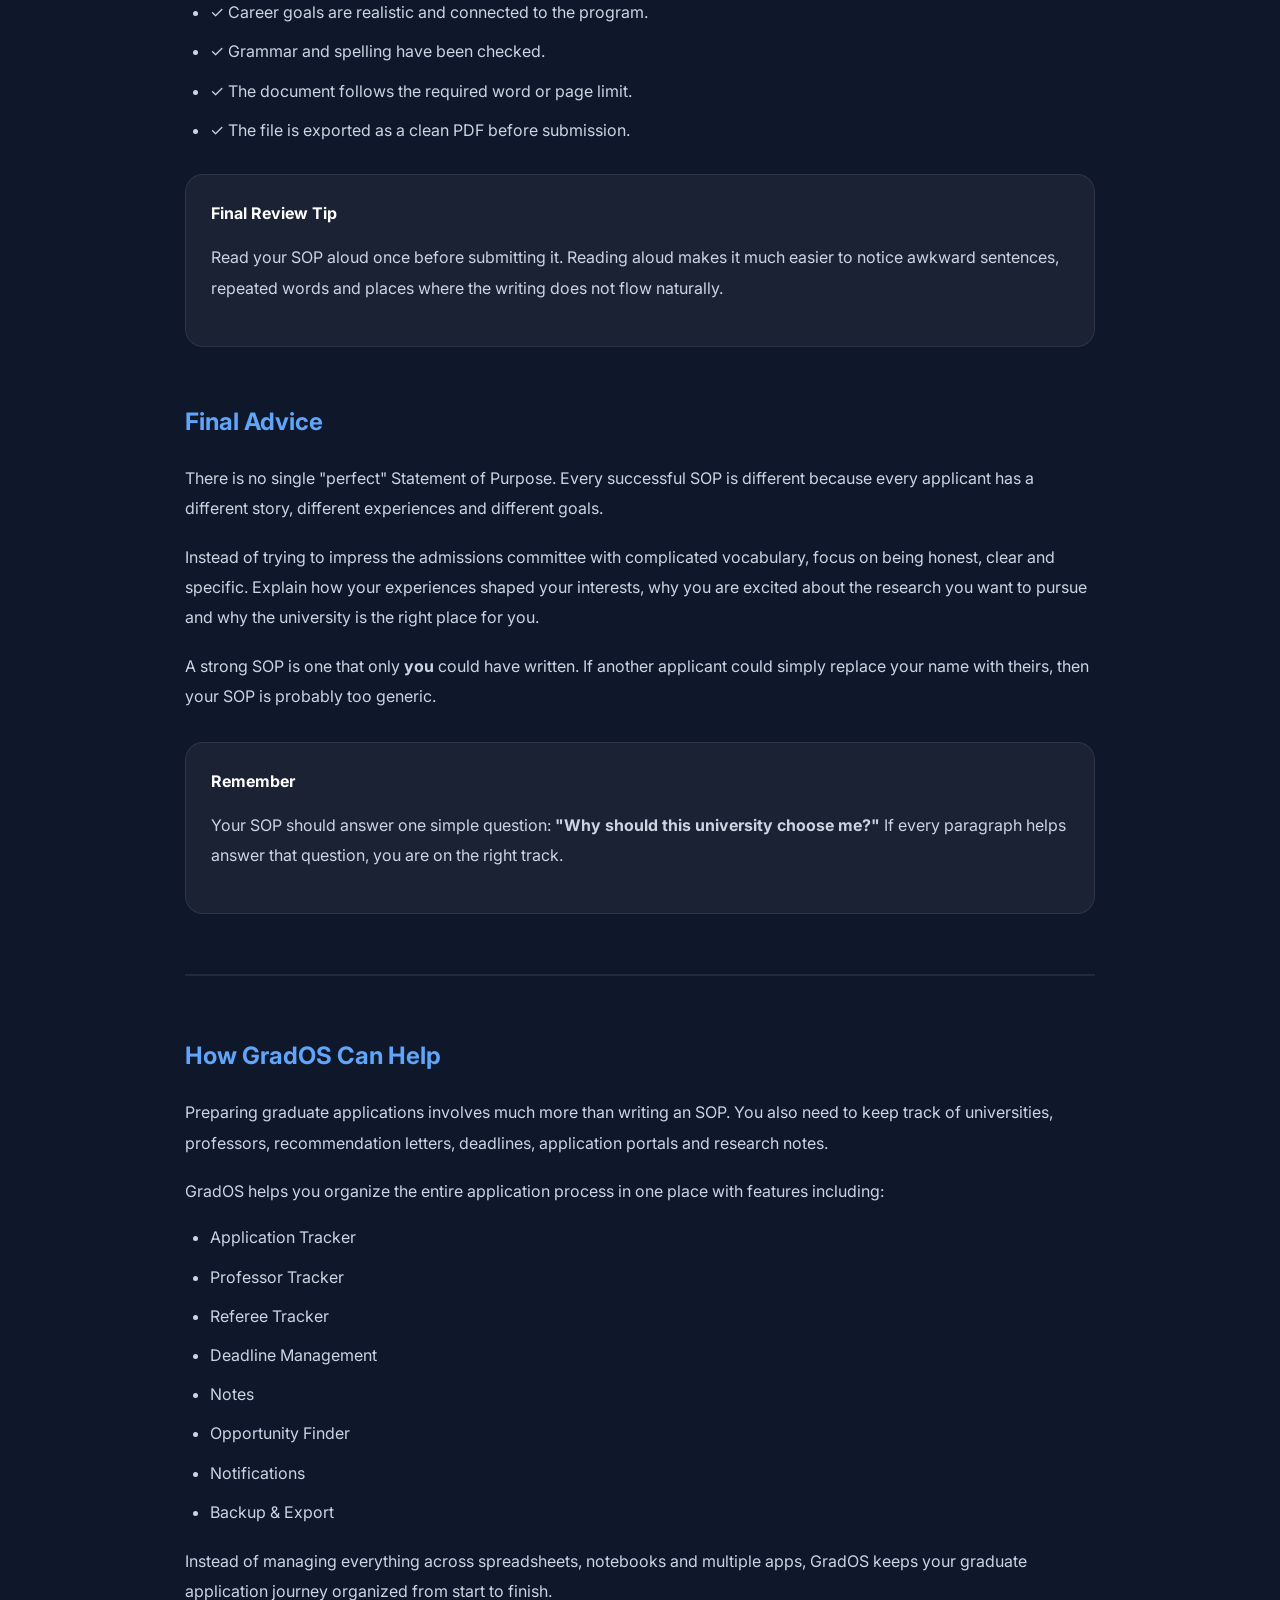
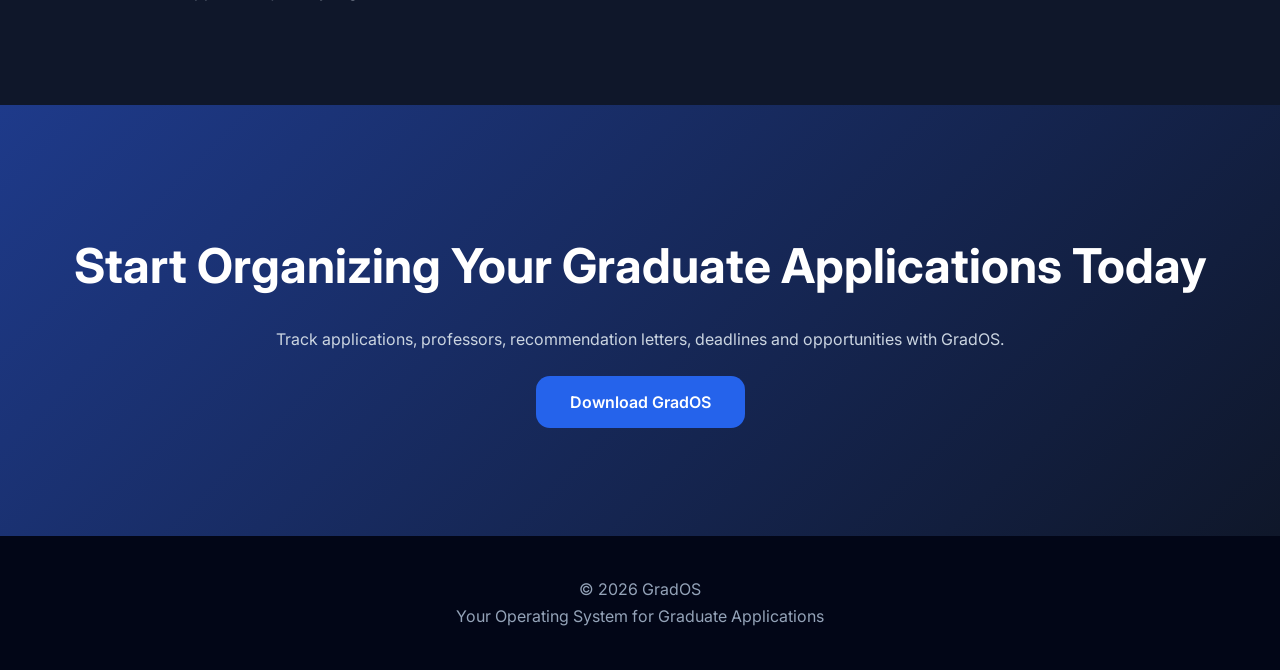
<file: resources/sop-writing-guide.html>
<!DOCTYPE html>
<html lang="en">

<head>

<meta charset="UTF-8">
<meta name="viewport" content="width=device-width, initial-scale=1.0">

<title>How to Write a Statement of Purpose (SOP) | GradOS</title>

<meta name="description" content="Learn how to write a strong Statement of Purpose (SOP) for Master's and PhD applications with this complete step-by-step guide from GradOS.">

<link rel="stylesheet" href="../css/style.css">

<link rel="icon" type="image/png" href="../favicon.png">

<link rel="preconnect" href="https://fonts.googleapis.com">
<link rel="preconnect" href="https://fonts.gstatic.com" crossorigin>

<link href="https://fonts.googleapis.com/css2?family=Inter:wght@300;400;500;600;700;800&display=swap" rel="stylesheet">

<style>

.article-container{
    max-width:950px;
    margin:auto;
    padding:120px 20px 80px;
}

.article-container h1{
    font-size:3rem;
    margin-bottom:20px;
}

.article-container h2{
    margin-top:55px;
    margin-bottom:20px;
    color:#60a5fa;
}

.article-container p{
    color:#cbd5e1;
    line-height:1.9;
    margin-bottom:18px;
}

.article-container ul{
    padding-left:25px;
    margin-bottom:20px;
}

.article-container li{
    color:#cbd5e1;
    margin-bottom:12px;
}

.tip-box{

    background:rgba(255,255,255,.05);

    border:1px solid rgba(255,255,255,.08);

    border-radius:18px;

    padding:25px;

    margin:30px 0;

}

.toc{

    background:rgba(255,255,255,.04);

    border-radius:18px;

    padding:25px;

    margin:35px 0;

}

.toc a{

    color:#93c5fd;

    display:block;

    margin:10px 0;

}

</style>

</head>

<body>

<header>

<nav class="navbar">

<div class="logo-container">

<img src="../images/logo.png" alt="GradOS Logo" class="logo">

<span>GradOS</span>

</div>

<ul class="nav-links">

<li><a href="../index.html">Home</a></li>
<li><a href="../features.html">Features</a></li>
<li><a href="../resources.html">Resources</a></li>
<li><a href="../download.html">Download</a></li>
<li><a href="../about.html">About</a></li>
<li><a href="../contact.html">Contact</a></li>

</ul>

<a href="../download.html" class="download-btn">
Download App
</a>

</nav>

</header>

<main class="article-container">

<h1>
How to Write a Statement of Purpose (SOP)
</h1>

<p>

Whether you are applying for a Master's degree, a PhD position, or a research internship, the Statement of Purpose (SOP) is one of the most important documents in your application. A well-written SOP tells the admissions committee who you are, what motivates you, what research interests you, and why you are a strong fit for their program.

Unlike your CV, which lists your achievements, your SOP explains the story behind them. It connects your academic journey, research experience, future goals and motivation into one coherent document.

This guide explains how to write an SOP step by step, highlights common mistakes, and shares practical advice that can help you prepare a stronger application.

</p>

<div class="tip-box">

<strong>Quick Tip</strong>

<p style="margin-top:15px;">

Your SOP should explain <strong>why this university should select you</strong>. Every paragraph should help answer that question.

</p>

</div>

<div class="toc">

<h3 style="margin-bottom:15px;">
Contents
</h3>

<a href="#what">1. What is a Statement of Purpose?</a>

<a href="#before">2. Before You Start Writing</a>

<a href="#structure">3. Recommended SOP Structure</a>

<a href="#mistakes">4. Common Mistakes</a>

<a href="#ai">5. Should You Use AI?</a>

<a href="#checklist">6. SOP Checklist</a>

<a href="#final">7. Final Advice</a>

</div>

<h2 id="what">
What is a Statement of Purpose?
</h2>

<p>

A Statement of Purpose is a personal academic essay submitted as part of your application. It allows the admissions committee to understand your background, your research interests, your motivation and your future goals.

Think of it as the document that connects everything else in your application. Your grades, recommendation letters, research experience and CV provide evidence of your abilities. Your SOP explains how those experiences shaped your interests and why you are ready for graduate study.

</p>

<p>

For research-based Master's and PhD programs, the SOP is often one of the deciding factors between applicants with similar academic records. It gives faculty members insight into how you think, how well your interests align with the department, and whether you have clear academic goals.

</p>

<div class="tip-box">

<strong>Remember</strong>

<p style="margin-top:15px;">

An SOP is <strong>not</strong> an autobiography. It is also not a place to repeat everything already written in your CV. Instead, explain the experiences that influenced your academic development and demonstrate why you are a good fit for the program.

</p>

</div>

<h2 id="before">
Before You Start Writing
</h2>

<p>

One of the biggest mistakes students make is opening a blank document and trying to write the SOP immediately.

Instead, spend some time collecting information first. Planning your ideas before writing will make the final document much stronger.

</p>

<p>

Create notes about:

</p>

<ul>

<li>Your education and important coursework.</li>

<li>Research projects and internships.</li>

<li>Your thesis or dissertation work.</li>

<li>Technical and laboratory skills.</li>

<li>Programming languages and software you have used.</li>

<li>Publications or conference presentations.</li>

<li>Awards, scholarships and achievements.</li>

<li>Your research interests.</li>

<li>Your long-term career goals.</li>

<li>Why each university you are applying to interests you.</li>

</ul>

<p>

Preparing this information before writing will save a significant amount of time later and help you produce a more organized SOP.

</p>

<div class="tip-box">

<strong>GradOS Tip</strong>

<p style="margin-top:15px;">

The <strong>Notes</strong> feature in GradOS can be used to collect research interests, university information, professor notes and draft ideas before writing your SOP.

</p>

</div>

<h2 id="structure">
Recommended SOP Structure
</h2>

<p>

Although every SOP is different, most successful statements follow a similar structure. The next sections explain how to organize each part of your SOP and what admissions committees expect to see.

</p>

<h2>
1. Introduction
</h2>

<p>

The introduction is your first impression.

Its purpose is to briefly explain how your interest in the subject developed and why you decided to pursue graduate studies.

You do not need an overly dramatic story or an emotional childhood experience. Admissions committees read thousands of SOPs every year, and generic introductions are easy to recognize.

Instead, write naturally and honestly.

</p>

<p>

A good introduction should answer three simple questions:

</p>

<ul>

<li>Who are you academically?</li>

<li>What field are you interested in?</li>

<li>Why do you want to continue studying this subject?</li>

</ul>

<div class="tip-box">

<strong>Tip</strong>

<p style="margin-top:15px;">

Keep the introduction short—usually one paragraph is enough.

Your strongest content should appear later in the SOP.

</p>

</div>

<h2>
2. Academic Background
</h2>

<p>

This section explains your educational journey.

Rather than listing every course you have completed, focus on the experiences that helped build your knowledge and research interests.

</p>

<p>

Discuss topics such as:

</p>

<ul>

<li>Your Bachelor's or Master's degree.</li>

<li>Important coursework.</li>

<li>Laboratory experience.</li>

<li>Projects that influenced your interests.</li>

<li>Technical skills you developed.</li>

</ul>

<p>

Instead of simply stating what you studied, explain what you learned and how it prepared you for graduate research.

</p>

<div class="tip-box">

<strong>Avoid</strong>

<p style="margin-top:15px;">

Do not copy information directly from your CV.

The admissions committee already has your transcript and résumé.

Use this section to explain the significance of your experiences instead of repeating them.

</p>

</div>

<h2>
3. Research Experience
</h2>

<p>

For research-based Master's and PhD applications, this is often the most important section of your SOP.

Admissions committees want evidence that you understand research and are excited about solving scientific problems.

</p>

<p>

For each project, explain:

</p>

<ul>

<li>What problem were you trying to solve?</li>

<li>Why was the project important?</li>

<li>What methods or tools did you use?</li>

<li>What challenges did you face?</li>

<li>What did you learn?</li>

</ul>

<p>

Avoid simply describing the project.

Instead, explain your personal contribution and how the experience changed your understanding of research.

</p>

<p>

If you have completed multiple internships or projects, focus on the most relevant ones rather than trying to describe everything.

Quality is far more important than quantity.

</p>

<div class="tip-box">

<strong>Example</strong>

<p style="margin-top:15px;">

Instead of writing:

</p>

<p>

"I worked on machine learning."

</p>

<p>

Write something like:

</p>

<p>

"I developed machine learning models to analyse observational data and learned how data preprocessing, feature engineering and model evaluation influence predictive performance. This experience strengthened my interest in computational research."

</p>

</div>

<h2>
4. Why This University?
</h2>

<p>

One of the biggest mistakes applicants make is writing the same SOP for every university.

Admissions committees can usually recognize generic statements immediately.

</p>

<p>

Show that you have actually researched the university.

Mention aspects that genuinely interest you.

For example:

</p>

<ul>

<li>Research laboratories.</li>

<li>Faculty members.</li>

<li>Specialized courses.</li>

<li>Research facilities.</li>

<li>Collaborations.</li>

<li>Current research projects.</li>

</ul>

<p>

Explain why these opportunities align with your own academic interests.
</p>

<div class="tip-box">

<strong>Good Example</strong>

<p style="margin-top:15px;">

Instead of writing:

</p>

<p>

"I want to study at your prestigious university because of its excellent reputation."

</p>

<p>

Write something more specific:

</p>

<p>

"I am particularly interested in the Computational Astrophysics Laboratory because of its work on compact objects and stellar evolution. The opportunity to work with researchers whose interests closely match mine makes this program an excellent fit for my academic goals."

</p>

</div>

<h2>
5. Why This Professor? (If Applicable)
</h2>

<p>

For many PhD programs and research-based Master's degrees, selecting the right supervisor is extremely important.

Before mentioning a professor in your SOP, spend time understanding their research.

</p>

<p>

Read:

</p>

<ul>

<li>Professor's university profile.</li>

<li>Recent publications.</li>

<li>Current research projects.</li>

<li>Laboratory website.</li>

</ul>

<p>

You do not need to pretend that you have read every paper.

Reading two or three recent publications carefully is usually sufficient.

</p>

<p>

Explain why your interests overlap with theirs and how your background prepares you to contribute to their research group.

</p>

<div class="tip-box">

<strong>Remember</strong>

<p style="margin-top:15px;">

Never mention a professor simply because they are famous.

Mention them only if their research genuinely aligns with your interests.

</p>

</div>

<h2>
6. Career Goals
</h2>

<p>

Admissions committees also want to know what you hope to achieve after completing the program.

Your goals do not need to be fixed forever, but they should demonstrate that you have thought seriously about your future.

</p>

<p>

Examples include:

</p>

<ul>

<li>Pursuing a PhD after a Master's degree.</li>

<li>Working as a research scientist.</li>

<li>Joining industrial R&D.</li>

<li>Becoming a faculty member.</li>

<li>Working in government or national laboratories.</li>

<li>Starting a research-based company.</li>

</ul>

<p>

Connect your future goals with the opportunities offered by the university.

This shows that you understand how the program fits into your long-term plans.

</p>

<h2>
7. Writing Style
</h2>

<p>

A strong SOP is clear, professional and easy to read.

Admissions committees are not looking for complicated vocabulary or poetic language.

They want to understand your motivation and your ability to communicate effectively.

</p>

<p>

Keep these points in mind:

</p>

<ul>

<li>Write in simple English.</li>

<li>Avoid unnecessary technical jargon.</li>

<li>Keep paragraphs focused on one idea.</li>

<li>Maintain a logical flow from one section to the next.</li>

<li>Proofread multiple times.</li>

</ul>

<div class="tip-box">

<strong>Quality Over Quantity</strong>

<p style="margin-top:15px;">

An excellent two-page SOP is usually far stronger than a four-page document full of repeated information.

Always respect the university's word or page limits.

</p>

</div>

<h2 id="mistakes">
Common Mistakes
</h2>

<p>

Many otherwise strong applications are weakened by avoidable mistakes.

Before submitting your SOP, make sure you have avoided the following:

</p>

<ul>

<li>Using the same SOP for every university.</li>

<li>Copying SOPs from the internet.</li>

<li>Repeating your CV word for word.</li>

<li>Writing long childhood stories that are unrelated to your academic goals.</li>

<li>Using exaggerated or unrealistic claims.</li>

<li>Mentioning professors whose work you have not actually read.</li>

<li>Ignoring the university's word limit.</li>

<li>Submitting without proofreading.</li>

</ul>

<div class="tip-box">

<strong>One SOP Does Not Fit All</strong>

<p style="margin-top:15px;">

Although much of your background remains the same, every university expects you to explain why you are interested in its specific program.

Customizing the final 20–30% of your SOP for each university can significantly improve your application.

</p>

</div>

<h2 id="ai">
Should You Use AI?
</h2>

<p>

AI tools have become popular for writing application documents.

They can certainly help, but they should never replace your own thinking.

</p>

<p>

AI is useful for:

</p>

<ul>

<li>Brainstorming ideas.</li>

<li>Improving grammar.</li>

<li>Checking sentence clarity.</li>

<li>Suggesting structure.</li>

<li>Finding awkward wording.</li>

</ul>

<p>

However, avoid asking AI to write your entire SOP.

Admissions committees read thousands of applications every year and can often recognize generic AI-generated writing.

</p>

<p>

The strongest SOPs reflect your own experiences, motivation and research interests.

Use AI as an editor, not as the author.

</p>

<h2 id="checklist">
SOP Submission Checklist
</h2>

<p>

Before submitting your Statement of Purpose, spend a few minutes reviewing it carefully. Even a strong SOP can lose its impact if it contains small mistakes or missing information.

</p>

<ul>

<li>✓ The university name is correct.</li>

<li>✓ The program name is correct.</li>

<li>✓ Professor names (if mentioned) are spelled correctly.</li>

<li>✓ The SOP answers why you are applying to this specific university.</li>

<li>✓ Your research interests are clearly explained.</li>

<li>✓ Research experience is described with your own contributions.</li>

<li>✓ Career goals are realistic and connected to the program.</li>

<li>✓ Grammar and spelling have been checked.</li>

<li>✓ The document follows the required word or page limit.</li>

<li>✓ The file is exported as a clean PDF before submission.</li>

</ul>

<div class="tip-box">

<strong>Final Review Tip</strong>

<p style="margin-top:15px;">

Read your SOP aloud once before submitting it.

Reading aloud makes it much easier to notice awkward sentences, repeated words and places where the writing does not flow naturally.

</p>

</div>

<h2 id="final">
Final Advice
</h2>

<p>

There is no single "perfect" Statement of Purpose.

Every successful SOP is different because every applicant has a different story, different experiences and different goals.

</p>

<p>

Instead of trying to impress the admissions committee with complicated vocabulary, focus on being honest, clear and specific.

Explain how your experiences shaped your interests, why you are excited about the research you want to pursue and why the university is the right place for you.

</p>

<p>

A strong SOP is one that only <strong>you</strong> could have written.

If another applicant could simply replace your name with theirs, then your SOP is probably too generic.

</p>

<div class="tip-box">

<strong>Remember</strong>

<p style="margin-top:15px;">

Your SOP should answer one simple question:

<strong>"Why should this university choose me?"</strong>

If every paragraph helps answer that question, you are on the right track.

</p>

</div>

<hr style="margin:60px 0;border:1px solid rgba(255,255,255,.08);">

<h2>
How GradOS Can Help
</h2>

<p>

Preparing graduate applications involves much more than writing an SOP.

You also need to keep track of universities, professors, recommendation letters, deadlines, application portals and research notes.

</p>

<p>

GradOS helps you organize the entire application process in one place with features including:

</p>

<ul>

<li>Application Tracker</li>

<li>Professor Tracker</li>

<li>Referee Tracker</li>

<li>Deadline Management</li>

<li>Notes</li>

<li>Opportunity Finder</li>

<li>Notifications</li>

<li>Backup & Export</li>

</ul>

<p>

Instead of managing everything across spreadsheets, notebooks and multiple apps, GradOS keeps your graduate application journey organized from start to finish.

</p>

</main>

<section class="cta">

<div class="container">

<h2>

Start Organizing Your Graduate Applications Today

</h2>

<p>

Track applications, professors, recommendation letters, deadlines and opportunities with GradOS.

</p>

<a href="../download.html" class="primary-btn">

Download GradOS

</a>

</div>

</section>

<footer>

<div class="container">

<p>

© 2026 GradOS

<br>

Your Operating System for Graduate Applications

</p>

</div>

</footer>

</body>

</html>
</file>
<file: css/style.css>
/* ===================================
   GRADOS WEBSITE
=================================== */

*{
    margin:0;
    padding:0;
    box-sizing:border-box;
}

html{
    scroll-behavior:smooth;
}

body{
    font-family:'Inter',sans-serif;
    background:#0f172a;
    color:white;
    overflow-x:hidden;
    line-height:1.7;
}

a{
    text-decoration:none;
}

img{
    max-width:100%;
    display:block;
}

.container{
    width:90%;
    max-width:1200px;
    margin:auto;
}

/* ===================================
   NAVBAR
=================================== */

.navbar{
    position:fixed;
    top:0;
    left:0;
    width:100%;

    display:flex;
    justify-content:space-between;
    align-items:center;

    padding:16px 5%;

    background:rgba(5,10,25,.70);
    backdrop-filter:blur(12px);

    border-bottom:1px solid rgba(255,255,255,.08);

    z-index:999;
}

.logo-container{
    display:flex;
    align-items:center;
    gap:10px;
}

.logo{
    width:36px;
    height:36px;
    object-fit:contain;
}

.logo-container span{
    font-size:1.2rem;
    font-weight:700;
    color:white;
}

.nav-links{
    display:flex;
    list-style:none;
    gap:32px;
}

.nav-links a{
    color:white;
    font-weight:500;
    transition:.3s;
}

.nav-links a:hover{
    color:#60a5fa;
}

.download-btn{
    background:#2563eb;
    color:white;

    padding:10px 18px;

    border-radius:10px;

    font-size:.95rem;
    font-weight:600;

    transition:.3s;
}

.download-btn:hover{
    background:#1d4ed8;
}

/* ===================================
   HERO
=================================== */

.hero{

    min-height:100vh;

    background:url("../images/Home.png");
    background-size:cover;
    background-position:center;

    position:relative;

    display:flex;
    align-items:center;
    justify-content:center;
}

.hero-overlay{

    position:absolute;
    inset:0;

    background:
    linear-gradient(
        rgba(5,10,25,.82),
        rgba(5,10,25,.75)
    );
}

.hero-content{

    position:relative;
    z-index:2;

    text-align:center;

    width:90%;
    max-width:1000px;
}

.hero-badge{

    display:inline-block;

    padding:12px 22px;

    border-radius:999px;

    background:rgba(255,255,255,.08);

    border:1px solid rgba(255,255,255,.15);

    margin-bottom:30px;

    font-size:.95rem;
}

.hero-content h1{

    font-size:5rem;
    line-height:1.05;

    margin-bottom:30px;
}

.hero-subtitle{

    font-size:1.3rem;

    color:#dbeafe;

    max-width:850px;

    margin:0 auto 40px auto;
}

.hero-buttons{

    display:flex;
    justify-content:center;
    gap:18px;

    flex-wrap:wrap;
}

.primary-btn{

    background:#2563eb;
    color:white;

    padding:16px 34px;

    border-radius:14px;

    font-weight:600;

    transition:.3s;
}

.primary-btn:hover{

    transform:translateY(-3px);

    background:#1d4ed8;
}

.secondary-btn{

    color:white;

    padding:16px 34px;

    border-radius:14px;

    border:1px solid rgba(255,255,255,.15);

    backdrop-filter:blur(10px);

    transition:.3s;
}

.secondary-btn:hover{

    background:rgba(255,255,255,.08);
}

/* ===================================
   SECTIONS
=================================== */

.section{

    padding:100px 0;
}

.section h2{

    text-align:center;

    font-size:3rem;

    margin-bottom:30px;
}

.section p{

    text-align:center;

    color:#cbd5e1;

    max-width:900px;

    margin:auto;
}

.dark-section{

    background:#111827;
}

/* ===================================
   CARDS
=================================== */

.cards{

    margin-top:50px;

    display:grid;

    grid-template-columns:
    repeat(auto-fit,minmax(280px,1fr));

    gap:25px;
}

.card{

    background:
    rgba(255,255,255,.05);

    border:1px solid rgba(255,255,255,.08);

    border-radius:22px;

    padding:30px;

    transition:.3s;
}

.card:hover{

    transform:translateY(-8px);

    border-color:#3b82f6;
}

.card h3{

    margin-bottom:12px;

    color:white;
}

.card p{

    text-align:left;

    color:#cbd5e1;
}

/* ===================================
   ROADMAP
=================================== */

.roadmap{

    margin-top:50px;

    display:grid;

    grid-template-columns:
    repeat(auto-fit,minmax(220px,1fr));

    gap:20px;
}

.roadmap div{

    background:
    rgba(255,255,255,.05);

    border:1px solid rgba(255,255,255,.08);

    border-radius:18px;

    padding:24px;

    text-align:center;

    font-weight:600;
}

/* ===================================
   CTA
=================================== */

.cta{

    padding:120px 0;

    text-align:center;

    background:
    linear-gradient(
        135deg,
        #1e3a8a,
        #0f172a
    );
}

.cta h2{

    font-size:3rem;

    margin-bottom:20px;
}

.cta p{

    color:#cbd5e1;

    margin-bottom:35px;
}

/* ===================================
   FOOTER
=================================== */

footer{

    background:#020617;

    padding:40px 0;

    text-align:center;

    color:#94a3b8;
}

/* ===================================
   TABLET
=================================== */

@media(max-width:1000px){

    .hero-content h1{

        font-size:3.8rem;
    }

    .nav-links{

        gap:20px;
    }
}

/* ===================================
   MOBILE
=================================== */

@media(max-width:768px){

    .nav-links{
        display:none;
    }

    .download-btn{
        display:none;
    }

    .hero-content h1{

        font-size:2.5rem;
    }

    .hero-subtitle{

        font-size:1rem;
    }

    .hero-badge{

        font-size:.85rem;
    }

    .section h2{

        font-size:2rem;
    }

    .cta h2{

        font-size:2rem;
    }

    .hero-buttons{

        flex-direction:column;
        align-items:center;
    }

    .primary-btn,
    .secondary-btn{

        width:220px;
        text-align:center;
    }
}
</file>
